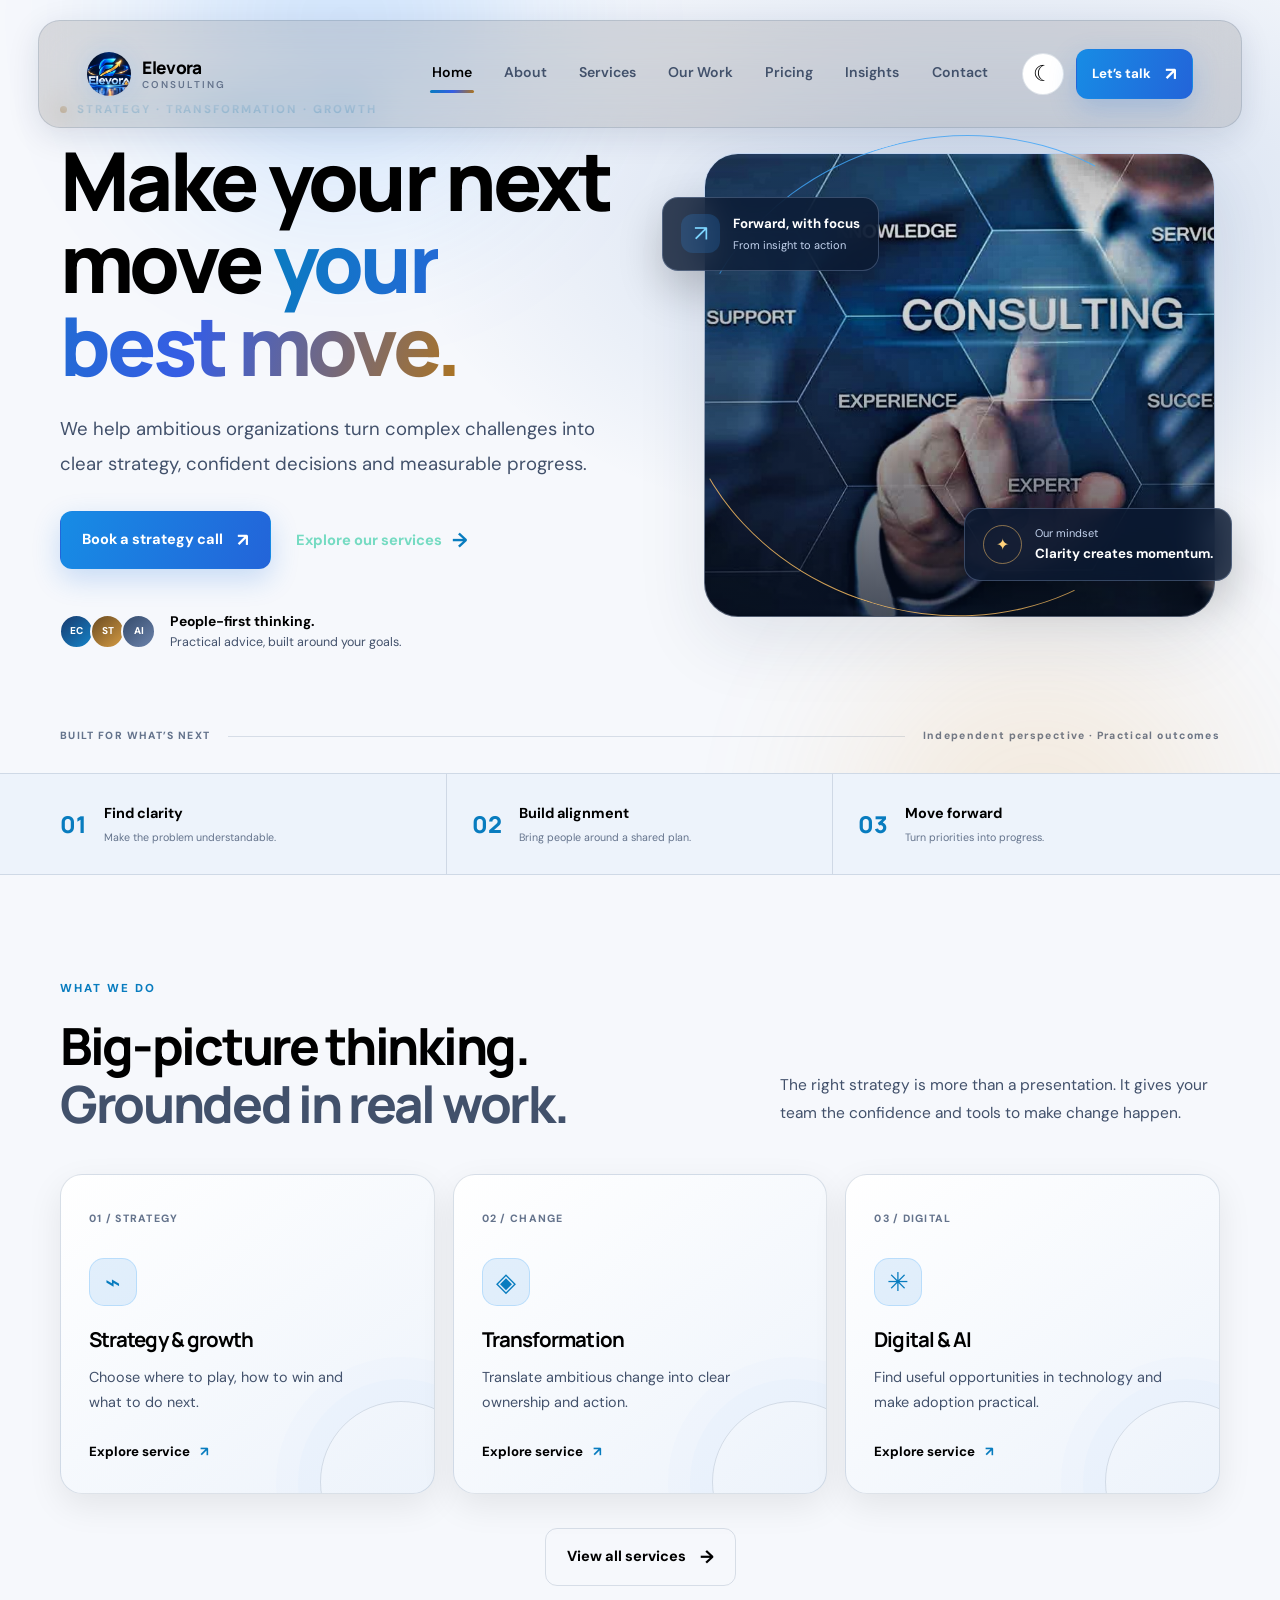
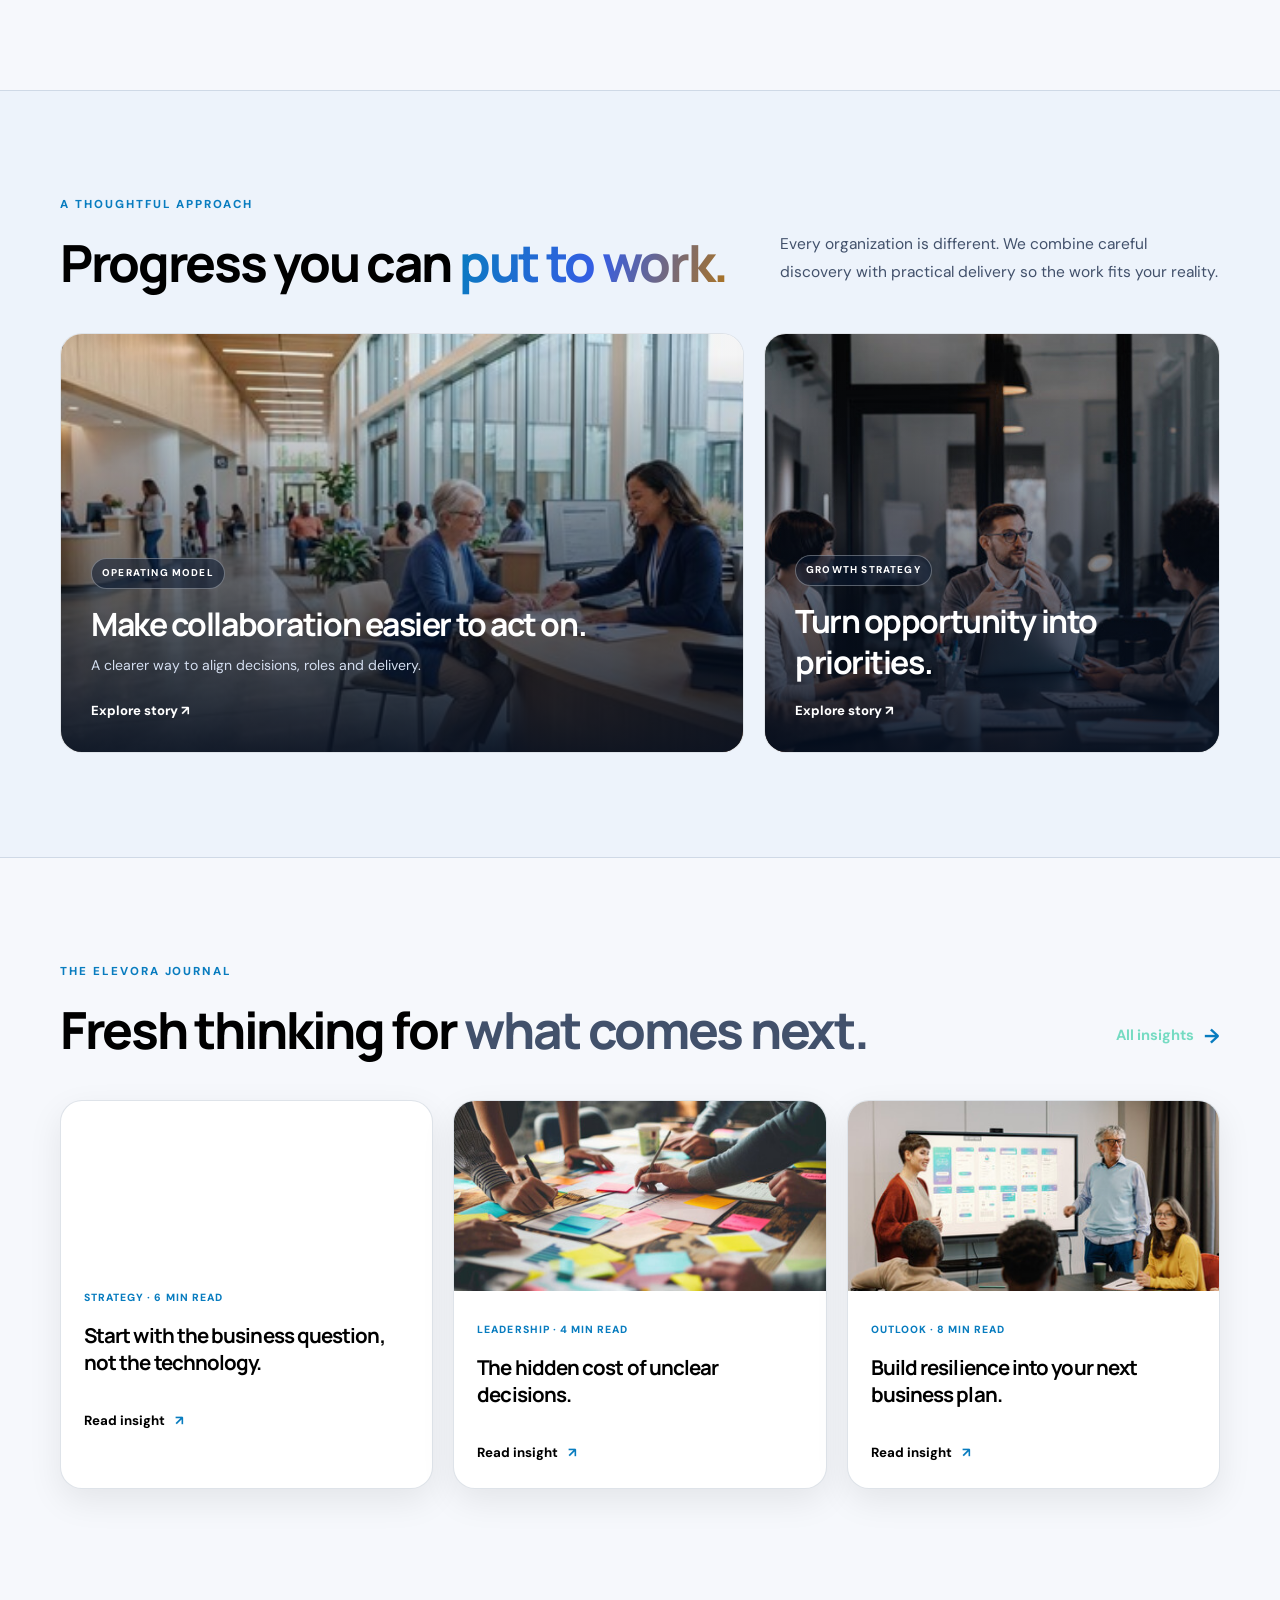
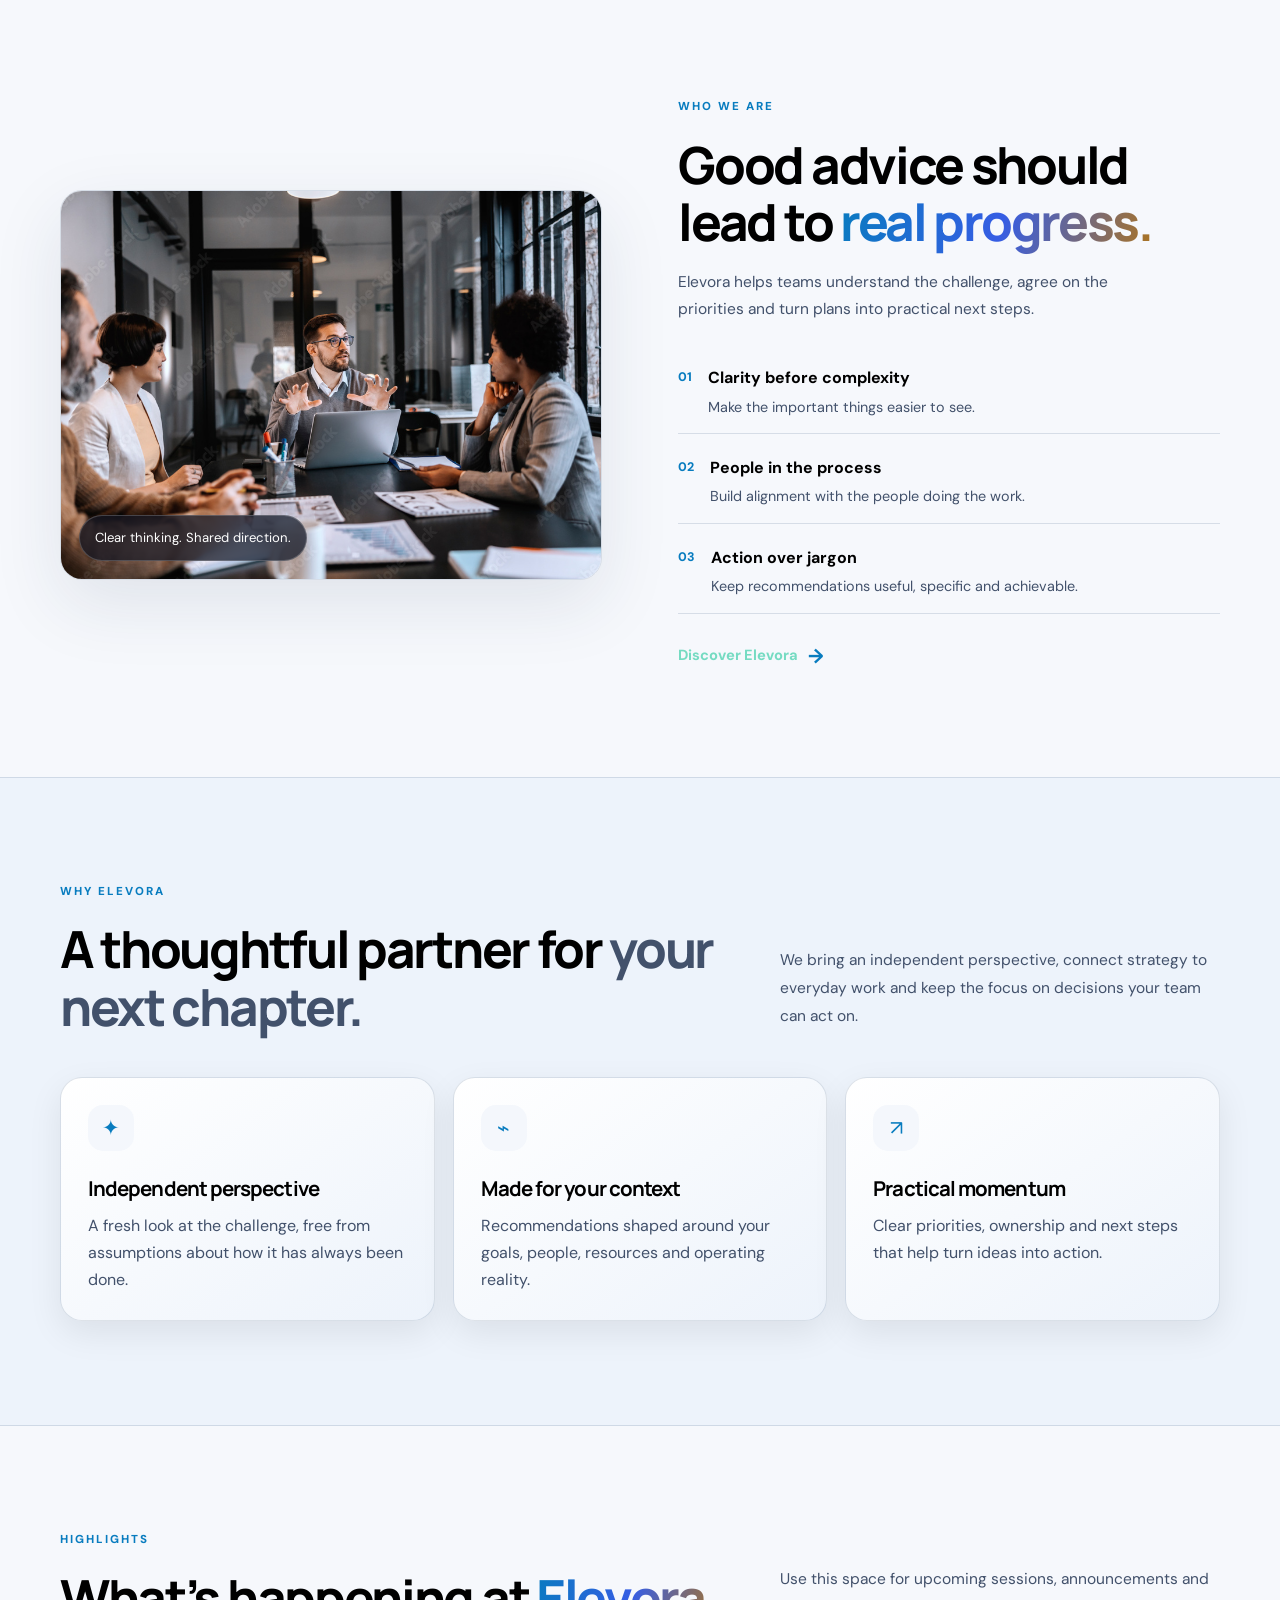
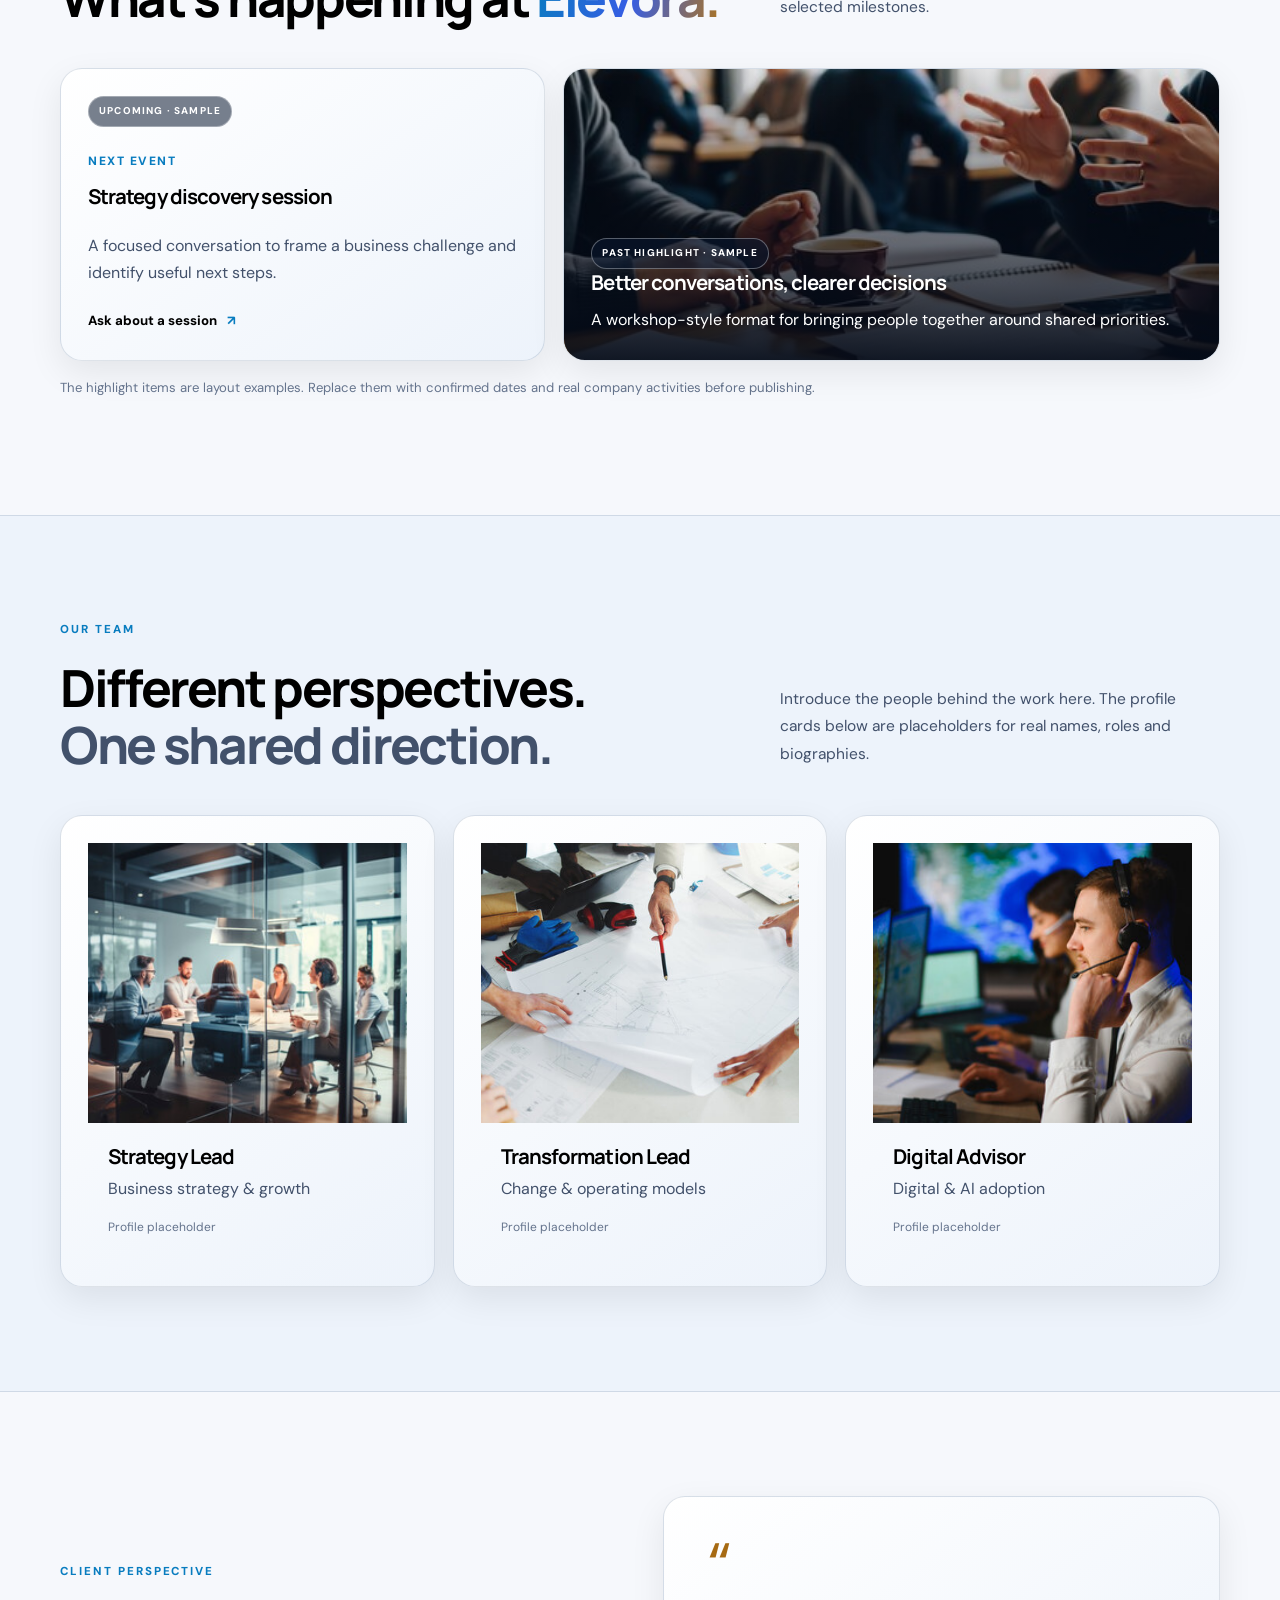
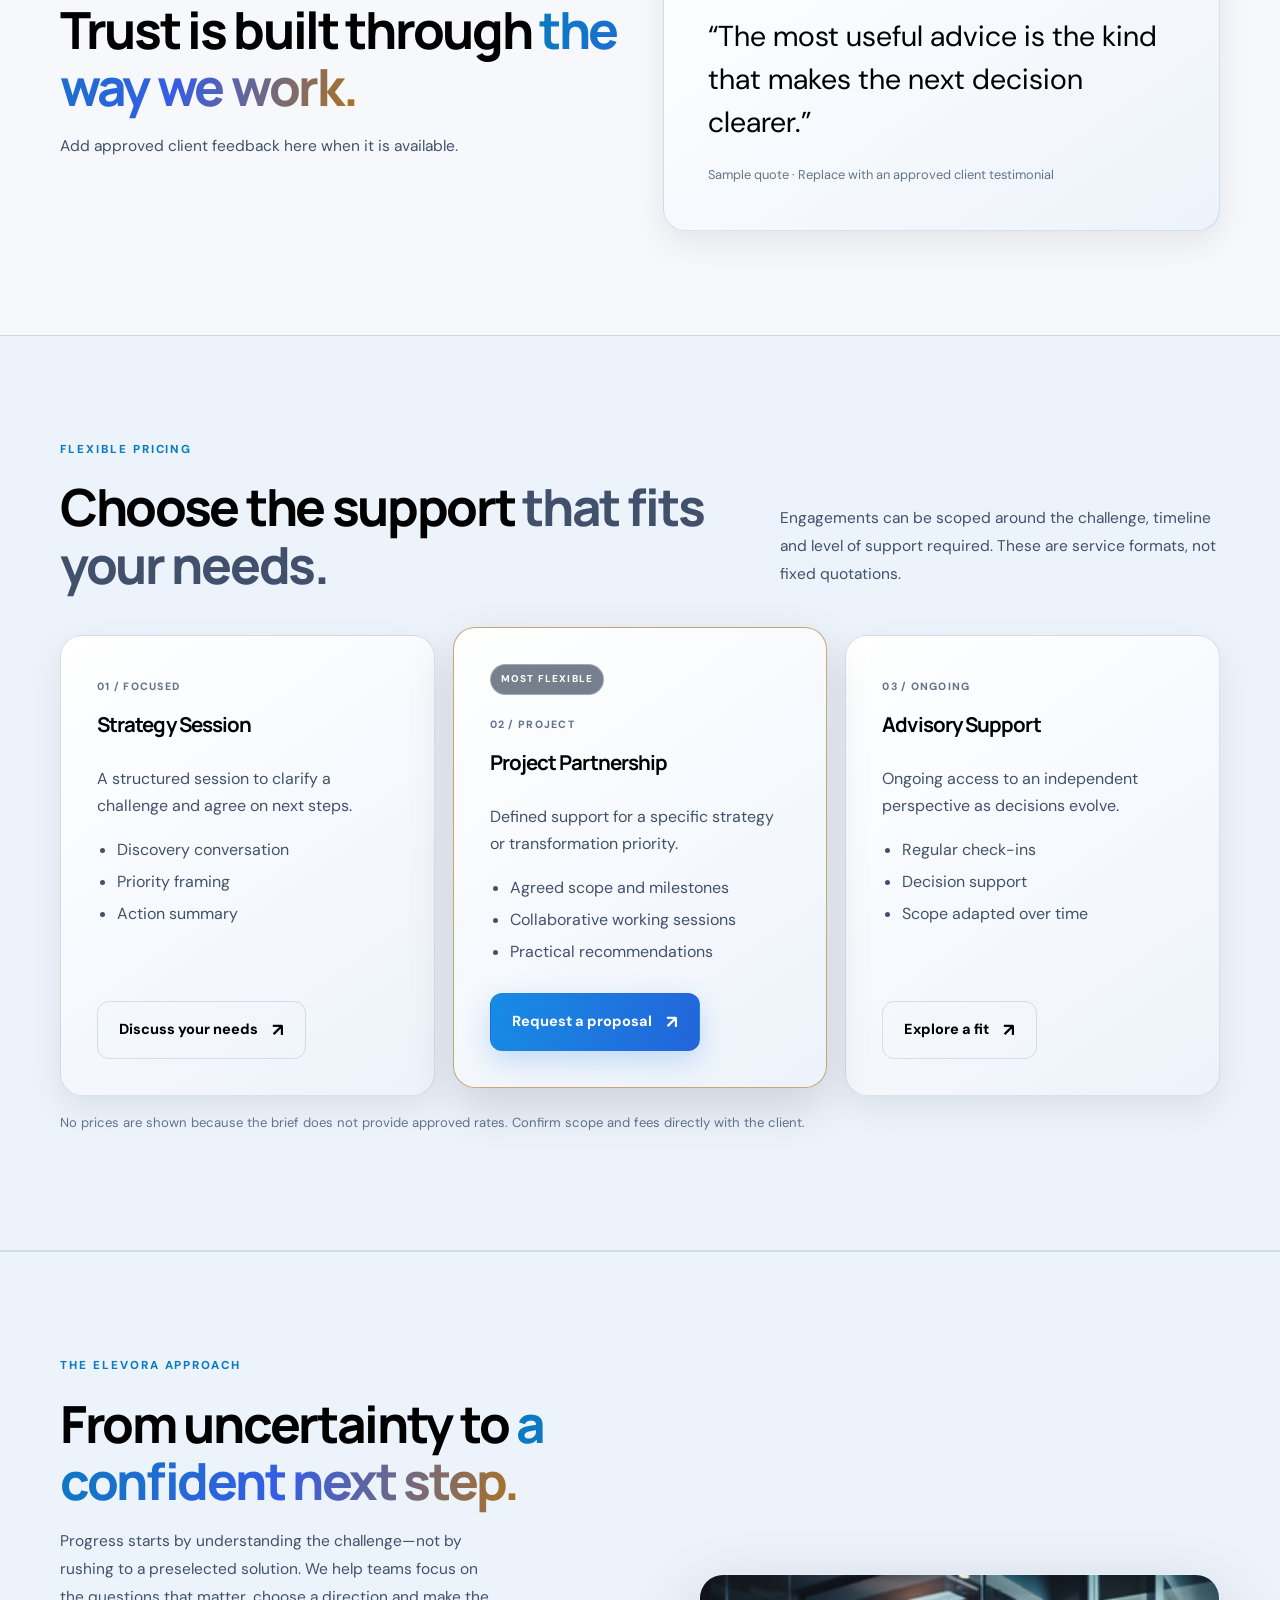
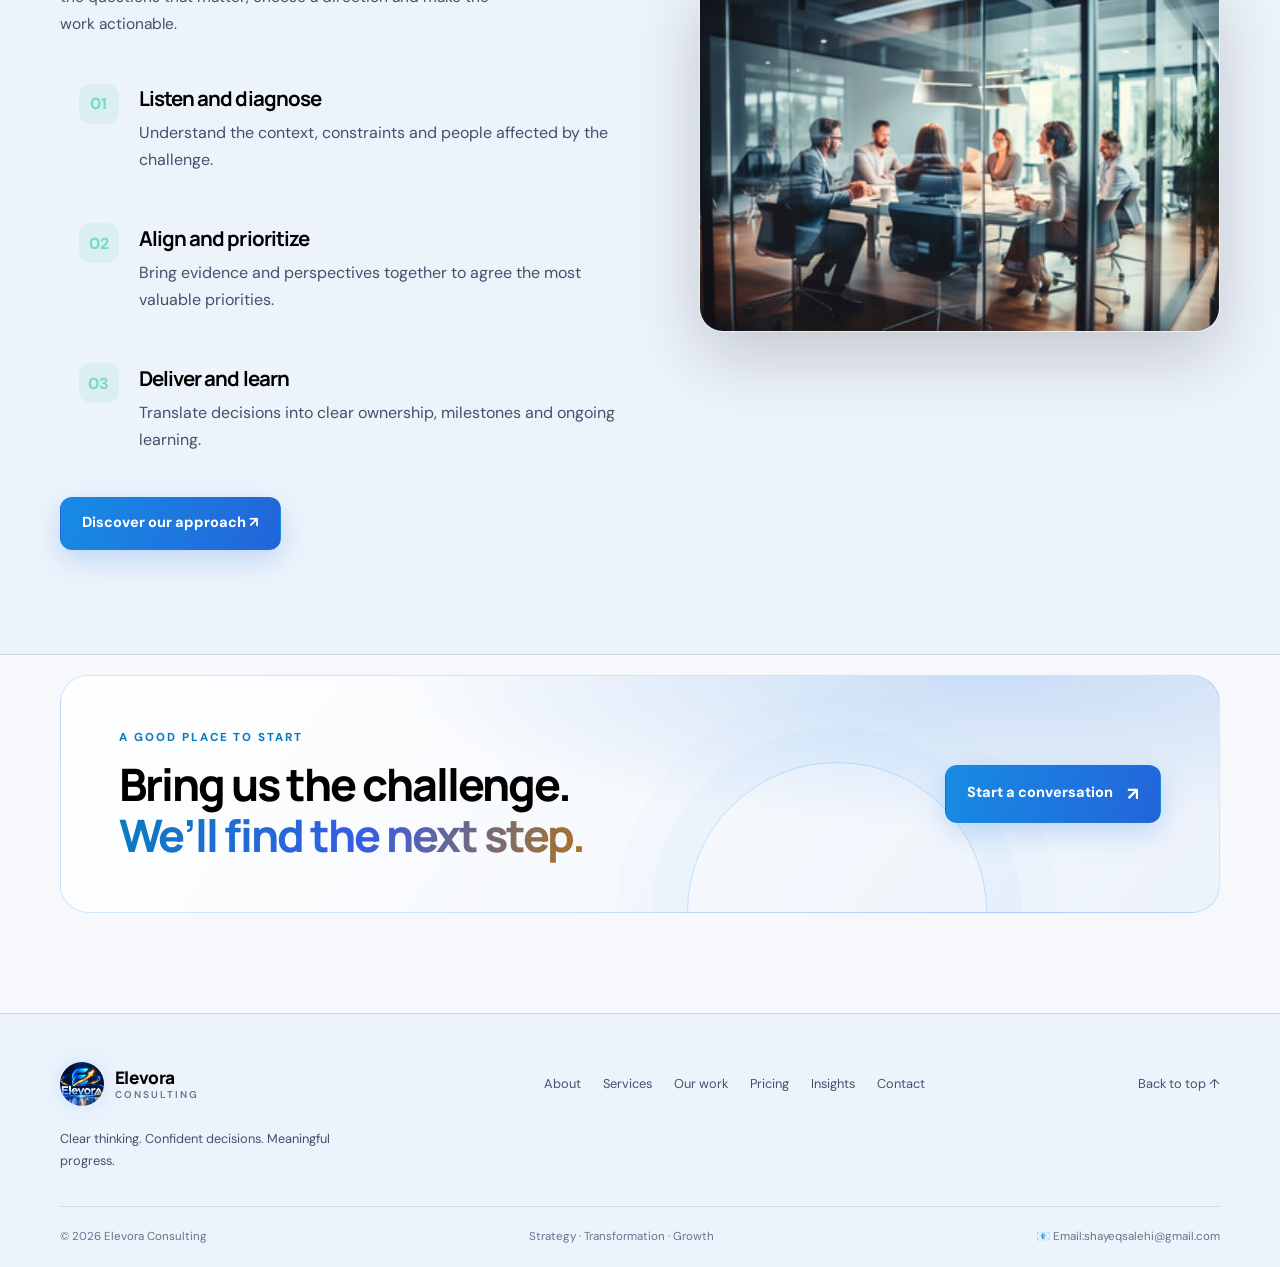
<file: index.html>
<!doctype html>
<html lang="en">
<head>
  <meta charset="UTF-8">
  <meta name="viewport" content="width=device-width, initial-scale=1">
  <meta name="theme-color" content="#081225">
  <meta name="description" content="Elevora Consulting helps ambitious teams turn complex challenges into clear strategy and measurable progress.">
  <title>Home | Elevora Consulting</title>

  <!-- Shared stylesheet and small theme bootstrap prevent inconsistent page styling -->
  <script src="theme-init.js"></script>
<link rel="preconnect" href="https://fonts.googleapis.com">
  <link rel="preconnect" href="https://fonts.gstatic.com" crossorigin>
  <link href="https://fonts.googleapis.com/css2?family=DM+Sans:wght@400;500;600;700&family=Manrope:wght@400;500;600;700;800&display=swap" rel="stylesheet">
  <link rel="stylesheet" href="style.css">

</head>
<body>

  <!-- Shared site header: logo, page navigation, theme control and mobile menu -->
   
  <a class="skip-link" href="#main">Skip to content</a>

  <!-- Site header: brand and responsive navigation -->
  <header class="site-header">
    <div class="container nav-wrap">

      <a class="brand" href="index.html" aria-label="Elevora Consulting home">
        <img src="./assets/logo/elevora-logo-wide.jpg" alt="" class="brand-mark">
        <span class="brand-name">Elevora<span>Consulting</span></span>
      </a>

      <button class="menu-toggle" type="button" aria-expanded="false" aria-controls="primary-nav" aria-label="Open navigation">
        ☰
      </button>

      <nav class="primary-nav" id="primary-nav" aria-label="Main navigation">
        <a href="index.html" data-page="index.html">Home</a>
        <a href="about.html" data-page="about.html">About</a>
        <a href="services.html" data-page="services.html">Services</a>
        <a href="case-studies.html" data-page="case-studies.html">Our Work</a>
        <a href="pricing.html" data-page="pricing.html">Pricing</a>
        <a href="insights.html" data-page="insights.html">Insights</a>
        <a href="contact.html" data-page="contact.html">Contact</a>
      </nav>

      <div class="nav-actions">
        <button class="theme-toggle" type="button" aria-label="Switch to light mode" title="Switch theme">
          <span class="theme-icon">
            ☼
          </span>
        </button>

        <a class="button button-small nav-cta" href="contact.html">
          Let’s talk 
          <span aria-hidden="true">
            ↗
          </span>
        </a>
      </div>
    </div>
  </header>

  <!-- Main content: page-specific sections -->
  <main id="main">
    
  <!-- Hero: introduce the value proposition and primary actions -->

  <!-- Section 1: Make your next move your best move. -->
  <section class="hero-section">
    <div class="hero-glow glow-one"></div>
    <div class="hero-glow glow-two"></div>
    <div class="container hero-layout">
      <div class="hero-copy">
        <p class="eyebrow">
          <span class="eyebrow-dot">
          </span>
           Strategy · Transformation · Growth
          </p>

        <h1>
          Make your next move 
          <span class="gradient-text">
            your best move.
          </span>
        </h1>

        <p class="hero-lead">
          We help ambitious organizations turn complex challenges into clear strategy,
           confident decisions and measurable progress.</p>
        <div class="hero-actions">
          <a class="button" href="contact.html">
            Book a strategy call 
            <span>
              ↗
            </span>
          </a>
          <a class="text-link" href="services.html">
            Explore our services 
            <span>
           →
          </span>
        </a>
      </div>

        <div class="trust-row">
          <div class="avatar-stack">
            <span>EC</span>
            <span>ST</span>
            <span>AI</span>
          </div><p>
          <strong>
            People-first thinking.
          </strong>
          <br>
          Practical advice, built around your goals.</p></div>
      </div>
      <div class="hero-visual">
        <img class="hero-photo"
         src="./assets/consulthing-elevora-img/Image-consulting-logo.jpg" 
         alt="logo ">
        <div class="visual-shade"></div>
        <div class="floating-note note-top">
          <span class="note-icon">
            ↗
          </span>
          <div>
            <strong>Forward, with focus</strong>
            <small>From insight to action</small>
          </div>
        </div>
        
        <div class="floating-note note-bottom">
          <span class="metric-ring">
            ✦
          </span>
          <div>
            <small>Our mindset</small>
            <strong>Clarity creates momentum.</strong>
          </div>
        </div>

        <div class="orbit orbit-blue">
        </div>
        <div class="orbit orbit-gold">
        </div>
      </div>
    </div>

    <div class="container hero-bottom">
      <span>BUILT FOR WHAT’S NEXT</span>
      <div class="hero-bottom-line">
      </div><span>Independent perspective · Practical outcomes</span>
    </div>
  </section>

  <!-- Quick proof points: use honest positioning rather than invented client statistics -->

  <!-- Section 2: Big-picture thinking. Grounded in real work. -->
  <section class="proof-strip">
    <div class="container proof-grid">
      <div>
        <span class="proof-number">01</span>
        <p>
          <strong>Find clarity</strong>
          <small>Make the problem understandable.</small>
        </p>
      </div>
      <div>
        <span class="proof-number">02</span>
        <p>
          <strong>Build alignment</strong>
          <small>Bring people around a shared plan.</small>
        </p>
      </div>
      <div>
        <span class="proof-number">03</span>
        <p>
          <strong>Move forward</strong>
          <small>Turn priorities into progress.</small>
        </p>
      </div>
    </div>
  </section>

  <!-- Services preview -->

  <!-- Section 3: Big-picture thinking. Grounded in real work. -->
  <section class="section-space" id="services-preview">
    <div class="container">
    <div class="section-heading">
      <div>
        <p class="eyebrow">What we do</p>
        <h2>Big-picture thinking.
          <br>
          <span class="muted-heading">Grounded in real work.</span>
        </h2>
      </div>
      <p class="section-intro">The right strategy is more than a presentation.
         It gives your team the confidence and tools to make change happen.
        </p>
      </div>

    <div class="service-grid">

      <article class="service-card">
        <span class="card-index">01 / STRATEGY</span>
        <div class="service-symbol">⌁</div>
        <h3>Strategy & growth</h3>
        <p>
          Choose where to play, how to win and what to do next.
        </p>

        <a href="services.html#strategy" class="card-link">
          Explore service 
          <span>
            ↗
          </span>
        </a>
      </article>

      <article class="service-card">
        <span class="card-index">02 / CHANGE</span>
        <div class="service-symbol">◈</div>
        <h3>Transformation</h3>
        <p>
          Translate ambitious change into clear ownership and action.</p>
          <a href="services.html#transformation" class="card-link">
            Explore service 
            <span>↗</span>
          </a>
        </article>

      <article class="service-card">
        <span class="card-index">03 / DIGITAL</span>
        <div class="service-symbol">✳</div>
        <h3>Digital & AI</h3>
        <p>
          Find useful opportunities in technology and make adoption practical.
        </p>
        <a href="services.html#digital" class="card-link">Explore service 
          <span>↗</span>
        </a>
      </article>
    </div>
    
    <div class="center-action">
      <a class="button button-outline" href="services.html">View all services 
        <span>→</span>
      </a>
    </div>
  </div>
</section>

  <!-- Featured case studies -->

  <!-- Section 4: Progress you can put to work. -->
  <section class="section-space section-tint">
    <div class="container">
    <div class="section-heading">
      <div>
        <p class="eyebrow">
          A thoughtful approach
        </p>
        <h2>
          Progress you can 
          <span class="gradient-text">
            put to work.
          </span>
        </h2>
      </div>
      <p class="section-intro">
        Every organization is different.
         We combine careful discovery with practical delivery so the work fits your reality.
        </p>
      </div>

    <div class="feature-grid">

      <article class="feature-card feature-large">
        <img src="assets/consulthing-elevora-img/make-collabroation.jpg"  alt="make collabration easier act on"> 
        loading="lazy" decoding="async" onerror="this.onerror=null;this.src='assets/images/insights.svg';" alt="Colleagues working through a business plan together">
        <div class="feature-overlay">
          <span class="pill">
            OPERATING MODEL
          </span>
          <h3>
            Make collaboration easier to act on.
          </h3>
          <p>
            A clearer way to align decisions, roles and delivery.
          </p>
          <a href="case-studies.html" aria-label="Explore operating model case study">
            Explore story ↗
          </a>
        </div>
      </article>

      <article class="feature-card feature-small">
        <img src="./assets/consulthing-elevora-img/opportunity.jpg" alt = "turn opprotunity into prioities">
        loading="lazy" decoding="async" onerror="this.onerror=null;this.src='assets/images/insights.svg';" alt="Business team sharing ideas in a meeting">
        <div class="feature-overlay">
          <span class="pill">
            GROWTH STRATEGY</span>
            <h3>Turn opportunity into priorities.</h3>
            <a href="case-studies.html">Explore story ↗</a>
          </div>
        </article>

    </div>
  </div>
</section>

  <!-- Insight cards -->

  <!-- Section 5: Fresh thinking for what comes next. -->
  <section class="section-space">
    <div class="container">
      <div class="section-heading">
        <div>
          <p class="eyebrow">
            The Elevora journal
          </p>
          <h2>
            Fresh thinking for 
            <span class="muted-heading">
              what comes next.
            </span>
          </h2>
        </div>
        <a class="text-link desktop-link" href="insights.html">
          All insights 
          <span>→</span>
        </a>
      </div>

    <div class="insight-grid">
      <article class="insight-card">
        <video autoplay muted loop playsinline>
           <source src="assets/consulthing-elevora-img/collabrotin-video.mp4" type="video/mp4">
        </video> 
        <div class="insight-content">
          <span class="article-meta">STRATEGY · 6 MIN READ</span>
          <h3>Start with the business question, not the technology.</h3>
          <a href="insights.html#insight-ai" class="card-link">Read insight <span>↗</span>
          </a>
        </div>
      </article>

      <article class="insight-card">
        <img src="assets/consulthing-elevora-img/hidden-cost.jpg"
        loading="lazy" decoding="async" onerror="this.onerror=null;this.src='assets/images/insights.svg';" alt="Team discussing ideas around a table">
        <div class="insight-content">
          <span class="article-meta">LEADERSHIP · 4 MIN READ</span>
          <h3>The hidden cost of unclear decisions.</h3>
          <a href="insights.html#insight-decisions" class="card-link">Read insight <span>↗</span>
          </a>
        </div>
      </article>

      <article class="insight-card">
        <img src="assets/consulthing-elevora-img/resilience.jpg" alt="Build resilience into your next business plan">
        <div class="insight-content">
          <span class="article-meta">OUTLOOK · 8 MIN READ</span>
          <h3>Build resilience into your next business plan.</h3>
          <a href="insights.html#insight-resilience" class="card-link">Read insight 
            <span>↗</span>
          </a>
        </div>
      </article>

    </div>
  </div>
</section>

  <!-- About the company: mission and working principles from the website brief -->

  <!-- Section 6: Good advice should lead to real progress. -->
  <section class="section-space" id="about-preview">
    <div class="container split-module">
    <div class="about-visual">
      <img src="assets/consulthing-elevora-img/Clear-think.jpg" loading="lazy" decoding="async" onerror="this.onerror=null;this.src='assets/images/insights.svg';" alt="Consultants working together around a table"><span class="image-caption">
        Clear thinking. Shared direction.
      </span>
    </div>

    <div class="about-copy">
      <p class="eyebrow">
        Who we are
      </p>
      <h2>
        Good advice should lead to 
        <span class="gradient-text">
          real progress.
        </span>
      </h2>
      <p class="section-intro">
        Elevora helps teams understand the challenge,
         agree on the priorities and turn plans into practical next steps.
        </p>
        <div class="principle-list">
          <div>
            <span>
              01
            </span>
            <p>
              <strong>Clarity before complexity</strong>
              <small>Make the important things easier to see.</small>
            </p>
          </div>
          <div>
            <span>02</span>
            <p>
              <strong>People in the process</strong>
              <small>Build alignment with the people doing the work.</small>
            </p>
          </div>
          <div>
            <span>03</span>
            <p>
              <strong>Action over jargon</strong>
              <small>Keep recommendations useful, specific and achievable.</small>
            </p>
          </div>
        </div>
        <a class="text-link" href="about.html">Discover Elevora <span>→</span>
        </a>
      </div>
  </div>
</section>

  <!-- Why choose us: practical differentiators without unverified performance claims -->

  <!-- Section 7: A thoughtful partner for your next chapter. -->
  <section class="section-space section-tint">
    <div class="container">
      <div class="section-heading">
        <div>
          <p class="eyebrow">
          Why Elevora
        </p>
        <h2>A thoughtful partner for <span class="muted-heading">your next chapter.</span></h2>
      </div>

      <p class="section-intro">
        We bring an independent perspective,
         connect strategy to everyday work and keep the focus on decisions your team can act on.
        </p>
      </div>

      <div class="benefit-grid">
        <article class="benefit-card">
          <span>✦</span>
          <h3>Independent perspective</h3>
          <p>
            A fresh look at the challenge,
             free from assumptions about how it has always been done.
            </p>
          </article>

          <article class="benefit-card">
            <span>⌁</span>
            <h3>Made for your context</h3>
            <p>Recommendations shaped around your goals,
               people, resources and operating reality.
              </p>
            </article>

            <article class="benefit-card">
              <span>↗</span>
              <h3>Practical momentum</h3>
              <p>Clear priorities, ownership and next steps that help turn ideas into action.</p>
            </article>
          </div>
        </div>
      </section>

  <!-- Upcoming and past highlights: sample editorial slots ready for real company updates -->

  <!-- Section 8: What’s happening at Elevora. -->
  <section class="section-space">
    <div class="container">
      <div class="section-heading">
        <div>
          <p class="eyebrow">Highlights</p>
          <h2>What’s happening at <span class="gradient-text">Elevora.</span></h2>
        </div>

        <p class="section-intro">
          Use this space for upcoming sessions, announcements and selected milestones.
        </p>
        </div>
        <div class="highlight-grid">
          <article class="highlight-card">
            <span class="pill">
              UPCOMING · SAMPLE
            </span>
            <p class="highlight-date">NEXT EVENT</p>
            <h3>Strategy discovery session</h3>
            <p>
              A focused conversation to frame a business challenge and identify useful
               next steps.
              </p>
               <a href="contact.html" class="card-link">
                Ask about a session 
                <span>↗</span>
              </a>
            </article>

            <article class="highlight-card highlight-photo">
              <img src="assets/consulthing-elevora-img/conversations.jpg"  alt="Team sharing ideas at a workshop">
              <div>
                <span class="pill">PAST HIGHLIGHT · SAMPLE</span>
                <h3>Better conversations, clearer decisions</h3>
                <p>A workshop-style format for bringing people together around shared priorities.</p>
              </div>
            </article>
          </div>
          <p class="module-note">The highlight items are layout examples.
             Replace them with confirmed dates and real company activities before publishing.
            </p>
          </div>
        </section>

  <!-- Team module: sample profiles are placeholders until real team details are supplied -->

  <!-- Section 9: Different perspectives. One shared direction. -->
  <section class="section-space section-tint">
    <div class="container">
      <div class="section-heading">
        <div>
          <p class="eyebrow">Our team</p>
          <h2>Different perspectives.<br>
            <span class="muted-heading">One shared direction.</span>
          </h2>
        </div>
        <p class="section-intro">
          Introduce the people behind the work here.
           The profile cards below are placeholders for real names,
            roles and biographies.
          </p>
        </div>
        <div class="team-grid">
          <article class="team-card">
            <img src="assets/consulthing-elevora-img/Strategy.jpg"  alt="Business strategy & growth">
            <div>
              <h3>Strategy Lead</h3>
              <p>Business strategy & growth</p>
              <span>Profile placeholder</span>
            </div>
          </article>
          <article class="team-card">
            <img src="assets/consulthing-elevora-img/transformation.jpg"  alt="Transformation LeadChange & operating models">
            <div>
              <h3>Transformation Lead</h3>
              <p>Change & operating models</p>
              <span>Profile placeholder</span>
            </div>
          </article>

          <article class="team-card">
            <img src="assets/consulthing-elevora-img/digital advisor.jpg" alt="Digital Advisor Digital & AI adoption">
            <div>
              <h3>
                Digital Advisor
              </h3>
              <p>
                Digital & AI adoption
              </p>
              <span>
                Profile placeholder
              </span>
            </div>
          </article>
        </div>
      </div>
    </section>

  <!-- Testimonials module: clearly labelled examples, not real client endorsements -->

  <!-- Section 10: Trust is built through the way we work. -->
  <section class="section-space">
    <div class="container testimonial-wrap">
      <div>
        <p class="eyebrow">Client perspective</p>
        <h2>Trust is built through 
          <span class="gradient-text">
            the way we work.
          </span>
        </h2>
        <p class="section-intro">
          Add approved client feedback here when it is available.
        </p>
      </div>
      <article class="testimonial-card">
        <span class="quote-mark">
          “
        </span>
        <blockquote>
          “The most useful advice is the kind that makes the next decision clearer.”
        </blockquote>
        <p class="testimonial-credit">
          Sample quote · Replace with an approved client testimonial
        </p>
      </article>
    </div>
  </section>

  <!-- Flexible pricing module: package examples, with scope confirmed after discovery -->

  <!-- Section 11: Choose the support that fits your needs. -->
  <section class="section-space section-tint" id="pricing-preview">
    <div class="container">
      <div class="section-heading">
        <div>
          <p class="eyebrow">Flexible pricing</p>
          <h2>Choose the support 
            <span class="muted-heading">
              that fits your needs.
            </span>
          </h2>
        </div>
        <p class="section-intro">
          Engagements can be scoped around the challenge,
           timeline and level of support required.
            These are service formats, not fixed quotations.
          </p>
        </div>
        <div class="pricing-grid">
          
          <article class="pricing-card">
            <span class="card-index">01 / FOCUSED</span>
            <h3>Strategy Session</h3>
            <p>
              A structured session to clarify a challenge and agree on next steps.
            </p>
            <ul>
              <li>
                Discovery conversation
              </li>
              <li>
                Priority framing
              </li>
              <li>
                Action summary
              </li>
            </ul>
            <a class="button button-outline" href="contact.html">
              Discuss your needs 
              <span>
                ↗
              </span>
            </a>
          </article>
          <article class="pricing-card pricing-featured">
            <span class="pill">MOST FLEXIBLE</span>
            <span class="card-index">02 / PROJECT</span>
            <h3>Project Partnership</h3>
            <p>Defined support for a specific strategy or transformation priority.</p>
            <ul>
              <li>
                Agreed scope and milestones
              </li>
              <li>
                Collaborative working sessions
              </li>
              <li>
                Practical recommendations
              </li>
            </ul>
            <a class="button" href="contact.html">Request a proposal 
              <span>↗</span>
            </a>
          </article>

          <article class="pricing-card">
            <span class="card-index">03 / ONGOING</span>
            <h3>Advisory Support</h3>
            <p>Ongoing access to an independent perspective as decisions evolve.</p>
            <ul>
              <li>
                Regular check-ins
              </li>
              <li>
                Decision support
              </li>
              <li>
                Scope adapted over time
              </li>
            </ul>
            <a class="button button-outline" href="contact.html">
              Explore a fit 
              <span>↗</span>
            </a>
          </article>
        </div>
        <p class="module-note">
          No prices are shown because the brief does not provide approved rates.
           Confirm scope and fees directly with the client.
          </p>
        </div>
      </section>

  <!-- Conversion banner -->

  
  <!-- Section 12: From uncertainty to a confident next step. -->
  <section class="section-space section-tint">
    <div class="container content-feature-grid"><div>
      <p class="eyebrow">
        The Elevora approach
      </p>
      <h2>
        From uncertainty to 
        <span class="gradient-text">a confident next step.</span>
      </h2>
      <p class="section-intro">
        Progress starts by understanding the challenge—not by rushing to a preselected solution.
         We help teams focus on the questions that matter,
          choose a direction and make the work actionable.
        </p>
        <div class="process-steps">
          <article>
            <span>01</span>
            <div>
              <h3>Listen and diagnose</h3>
              <p>Understand the context,
                 constraints and people affected by the challenge.
                </p>
              </div>
            </article>
            <article>
              <span>02</span>
              <div>
                <h3>Align and prioritize</h3>
                <p>Bring evidence and perspectives together to agree the most valuable
                   priorities.</p>
                  </div>
                </article>
                <article>
                  <span>03</span>
                  <div>
                    <h3>Deliver and learn</h3>
                    <p>Translate decisions into clear ownership,
                       milestones and ongoing learning.
                      </p>
                      </div>
                    </article>
                  </div>
                  <a class="button" href="about.html">
                    Discover our approach ↗</a>
                  </div>
                  <img class="feature-illustration" src="assets/consulthing-elevora-img/Strategy.jpg" alt="Illustration of collaborative strategic planning" loading="lazy">
                </div>
              </section>

  <!-- Section 13: Bring us the challenge. We’ll find the next step. -->
  <section class="cta-section">
    <div class="container cta-box">
      <div>
        <p class="eyebrow">
          A good place to start
        </p>
        <h2>
          Bring us the challenge.
          <br>
          <span class="gradient-text">
            We’ll find the next step.
          </span>
        </h2>
      </div>
      <a class="button" href="contact.html">
        Start a conversation 
        <span>↗</span>
      </a>
      <div class="cta-orb">
      </div>
    </div>
  </section>
  </main>

  <!-- Shared footer keeps navigation and brand details consistent across pages -->

  <!-- Site footer: supporting links and copyright -->
  <footer class="site-footer">
    <div class="container footer-top">
      <div class="footer-brand">
        <a class="brand" href="index.html">
          <img src="assets/logo/elevora-logo-wide.jpg" alt="" class="brand-mark">
          <span class="brand-name">Elevora<span>Consulting</span></span>
        </a>
        <p>Clear thinking. Confident decisions. Meaningful progress.</p>
      </div>
      <div class="footer-links">
        <a href="about.html">About</a>
        <a href="services.html">Services</a>
        <a href="case-studies.html">Our work</a>
        <a href="pricing.html">Pricing</a>
        <a href="insights.html">Insights</a>
        <a href="contact.html">Contact</a>
      </div>
      <a class="back-top" href="#main">Back to top ↑</a>
    </div>
    <div class="container footer-bottom">
      <span>© <span id="current-year">2026</span>
       Elevora Consulting
      </span>
      <span>
        Strategy · Transformation · Growth
      </span>
              <a href="mailto:shayeqsalehi@gmail.com">📧 Email:shayeqsalehi@gmail.com</a>

    </div>
  </footer>
  <script src="script.js"defer></script>
</body>
</html>
</file>
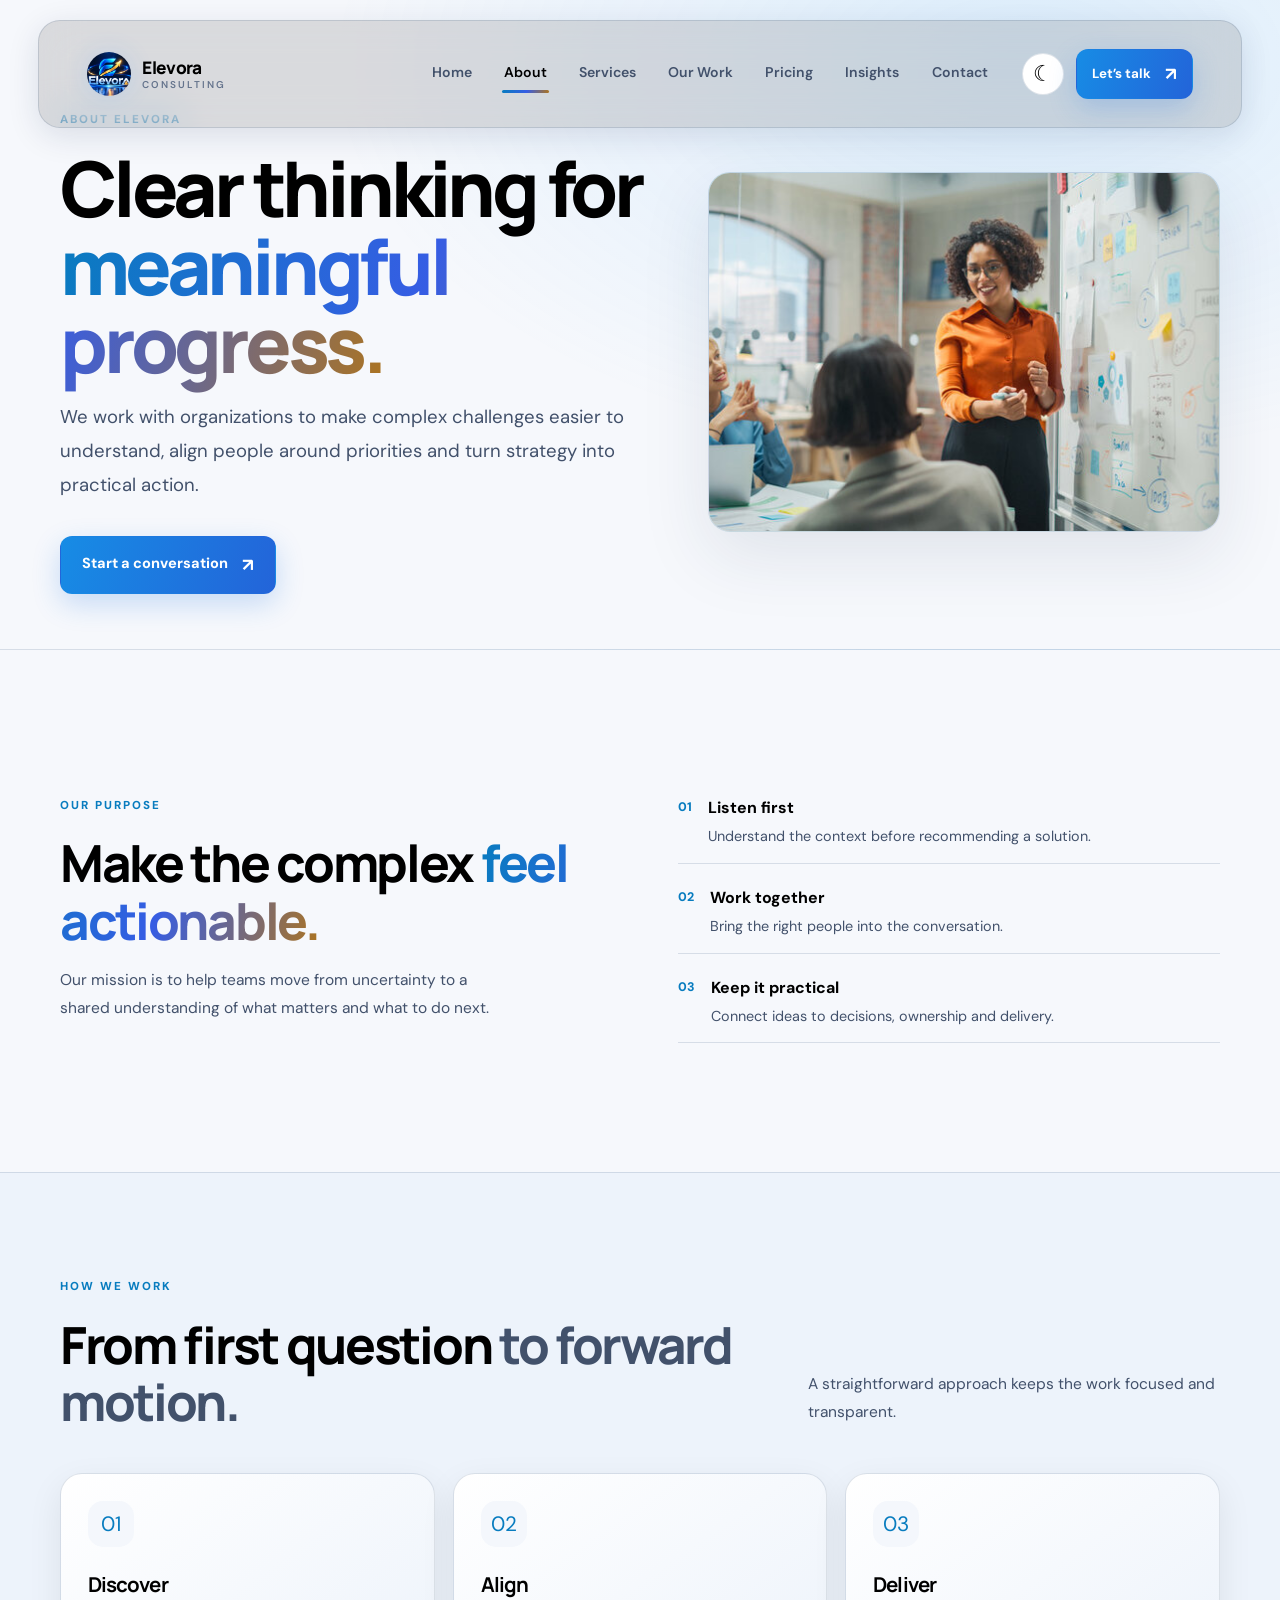
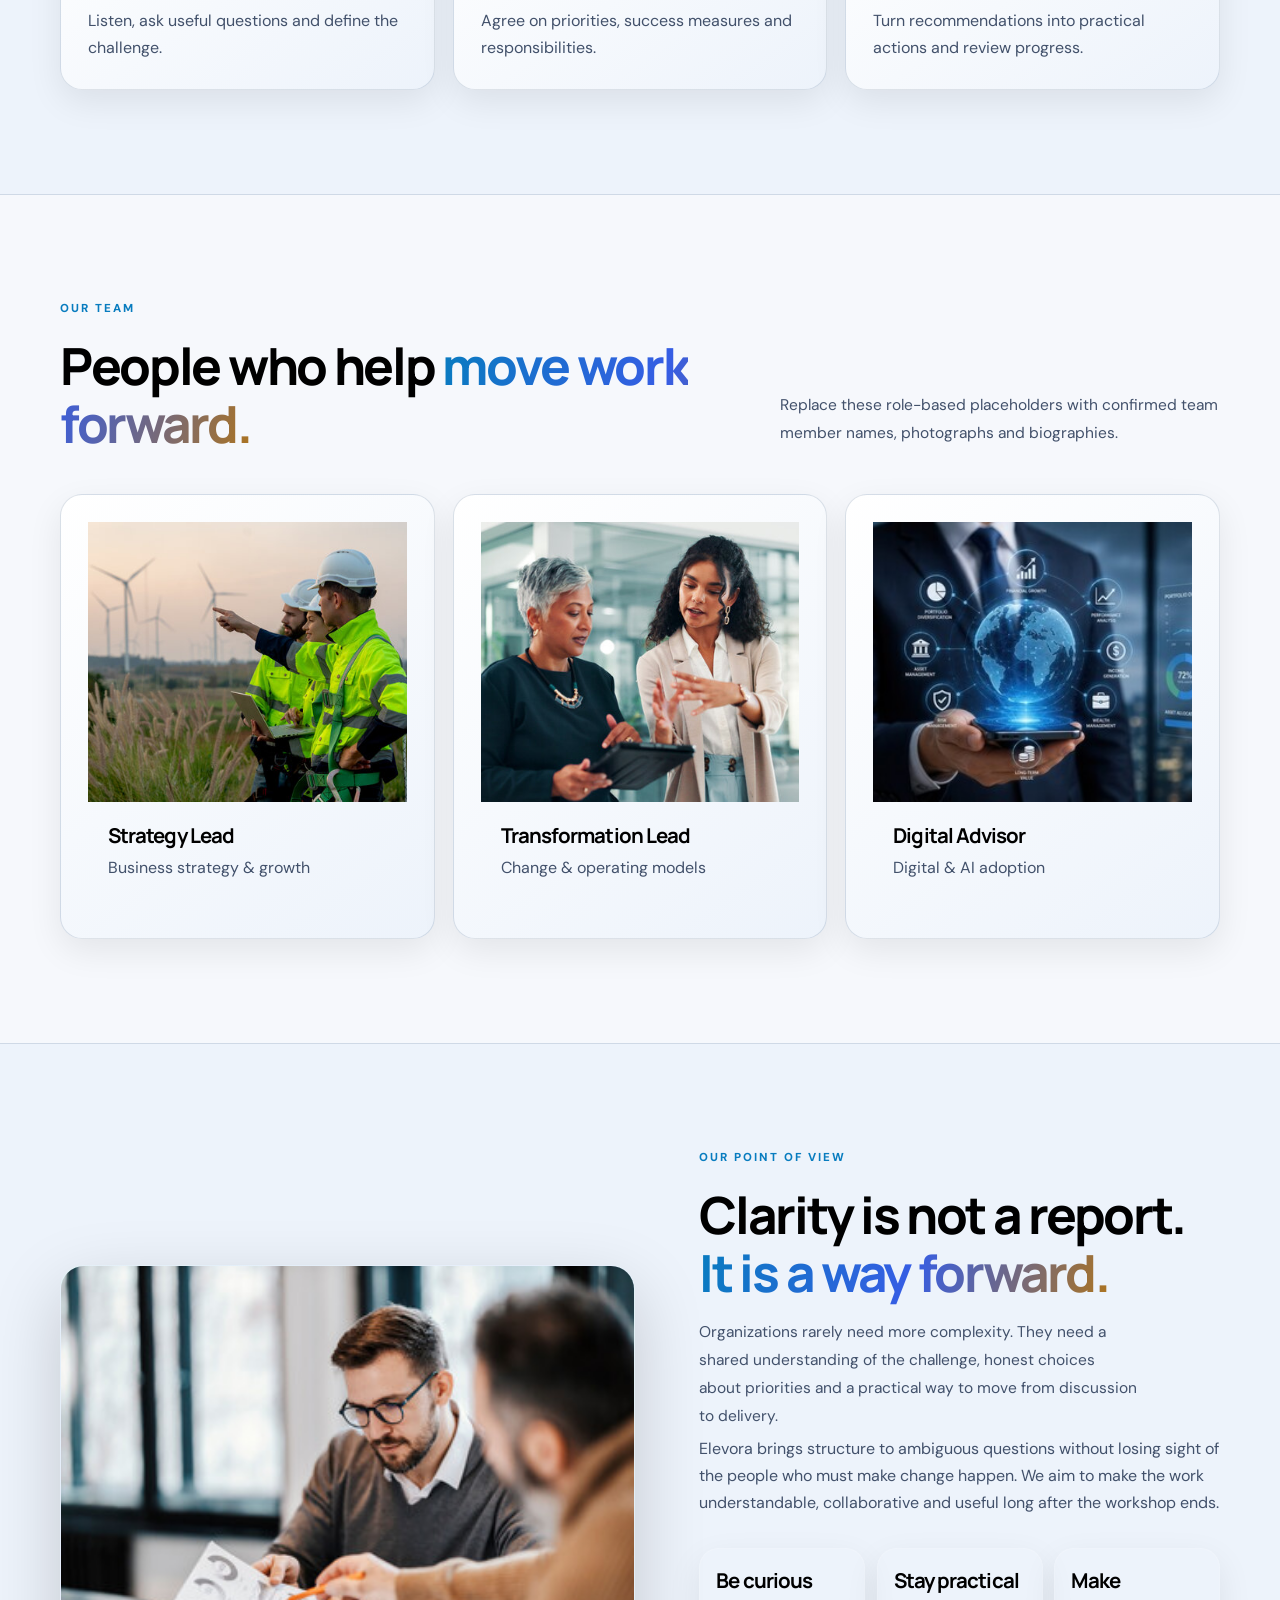
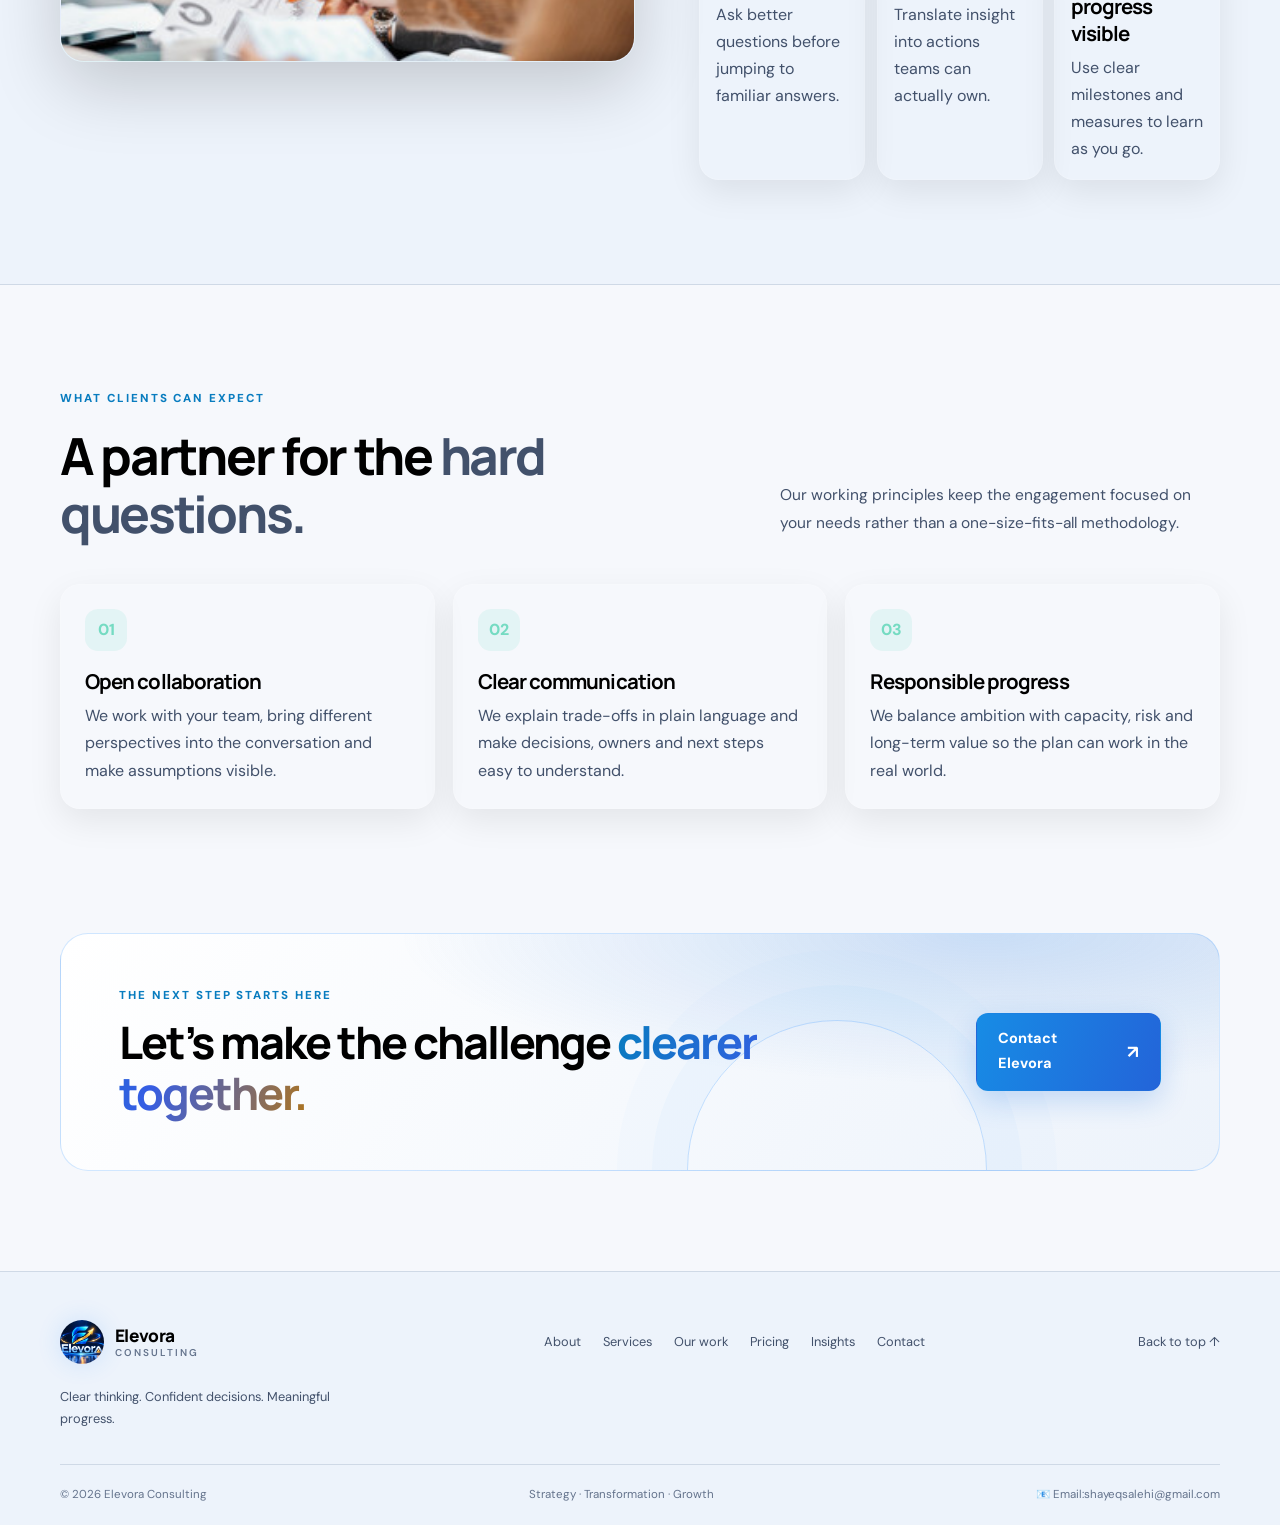
<file: about.html>
<!doctype html>
<html lang="en">
<head>
  <!-- Document basics and search description -->

  <meta charset="UTF-8">
  <meta name="viewport" content="width=device-width, initial-scale=1">
  <meta name="theme-color" content="#081225">
  <meta name="description" content="Learn about Elevora Consulting, our mission and our practical approach to strategy, transformation and growth.">
  <title>About | Elevora Consulting</title>

  <!-- Restore the saved theme before the page is painted -->

  <script src="theme-init.js"></script>
  <link rel="preconnect" href="https://fonts.googleapis.com"><link rel="preconnect" href="https://fonts.gstatic.com" crossorigin><link href="https://fonts.googleapis.com/css2?family=DM+Sans:wght@400;500;600;700&family=Manrope:wght@400;500;600;700;800&display=swap" rel="stylesheet"><link rel="stylesheet" href="style.css">
</head>

<body>
  <a class="skip-link" href="#main">Skip to content</a>

  <!-- Shared navigation; every main destination has its own HTML page -->

  <!-- Site header: brand and responsive navigation -->
  <header class="site-header">
    <div class="container nav-wrap">
      <a class="brand" href="index.html" aria-label="Elevora Consulting home">
      <img src="assets/logo/elevora-logo-wide.jpg" alt="" class="brand-mark">
      <span class="brand-name">Elevora
      <span>Consulting</span>
    </span>
  </a>
  <button class="menu-toggle" type="button" aria-expanded="false" aria-controls="primary-nav" aria-label="Open navigation">
    ☰
  </button>
  <nav class="primary-nav" id="primary-nav" aria-label="Main navigation">
    <a href="index.html" data-page="index.html">Home</a>
    <a href="about.html" data-page="about.html">About</a>
    <a href="services.html" data-page="services.html">Services</a>
    <a href="case-studies.html" data-page="case-studies.html">Our Work</a>
    <a href="pricing.html" data-page="pricing.html">Pricing</a>
    <a href="insights.html" data-page="insights.html">Insights</a>
    <a href="contact.html" data-page="contact.html">Contact</a>
  </nav>

  <div class="nav-actions">
  <button class="theme-toggle" type="button" aria-label="Switch to light mode" title="Switch theme">
    <span class="theme-icon">☼</span>
  </button>

  <a class="button button-small nav-cta" href="contact.html">
    Let’s talk 
    <span aria-hidden="true">
      ↗
    </span>
  </a>
</div>
</div>
</header>

  <!-- Main content: page-specific sections -->
  <main id="main">

    <!-- Page introduction: company overview and mission -->

  <!-- Section 1: Clear thinking for meaningful progress. -->
  <section class="page-hero">
      <div class="container page-hero-grid">
      <div><p class="eyebrow">About Elevora</p>
      <h1> Clear thinking for 
      <span class="gradient-text">
        meaningful progress.
      </span>
      </h1>
      <p class="hero-lead">
        We work with organizations to make complex challenges easier to understand,
         align people around priorities and turn strategy into practical action.
        </p>
        <a class="button" href="contact.html">
          Start a conversation 
          <span>
            ↗
          </span>
        </a>
      </div>
      <img src="assets/consulthing-elevora-img/thinking.jpg"
       loading="lazy" decoding="async" onerror="this.onerror=null;this.src='assets/images/insights.svg';" alt="A team collaborating in a bright workspace">
      </div>
    </section>

    <!-- Mission and values -->

  <!-- Section 2: Make the complex feel actionable. -->
  <section class="section-space">
      <div class="container split-module">
        <div class="about-copy">
          <p class="eyebrow">Our purpose</p>
          <h2>Make the complex 
            <span class="gradient-text">feel actionable.
            </span>
          </h2>
          <p class="section-intro">
            Our mission is to help teams move from uncertainty to
            a shared understanding of what matters and what to do next.</p>
          </div>
          <div class="principle-list">
            <div>
              <span>01</span>
              <p>
                <strong>Listen first</strong>
                <small>Understand the context before recommending a solution.</small>
              </p>
            </div>

            <div>
              <span>02</span>
              <p>
                <strong>Work together</strong>
                <small>Bring the right people into the conversation.</small>
              </p>
            </div>

            <div>
              <span>03</span>
              <p>
                <strong>Keep it practical</strong>
                <small>Connect ideas to decisions, ownership and delivery.</small>
              </p>
            </div>
          </div>
        </div>
      </section>

    <!-- Working approach -->

  <!-- Section 3: From first question to forward motion. -->
  <section class="section-space section-tint">
      <div class="container">
      <div class="section-heading">
      <div>
      <p class="eyebrow">How we work</p>
      <h2>From first question 
        <span class="muted-heading">
          to forward motion.
        </span>
      </h2>
    </div>

    <p class="section-intro">
      A straightforward approach keeps the work focused and transparent.
    </p>
  </div>

  <div class="benefit-grid">
    <article class="benefit-card">
      <span>01</span>
      <h3>Discover</h3>
      <p>
        Listen, ask useful questions and define the challenge.
      </p>
    </article>
    
    <article class="benefit-card">
      <span>02</span>
      <h3>Align</h3>
      <p>Agree on priorities, success measures and responsibilities.</p>
    </article>

    <article class="benefit-card">
      <span>03</span>
      <h3>Deliver</h3>
      <p>Turn recommendations into practical actions and review progress.</p>
    </article>
  </div>
</div>
</section>

    <!-- Team profiles are placeholders until approved company details are supplied -->

  <!-- Section 4: People who help move work forward. -->
  <section class="section-space">
      <div class="container">
        <div class="section-heading">
          <div>
            <p class="eyebrow">
              Our team
            </p>
            <h2>
              People who help 
              <span class="gradient-text">move work forward.
              </span>
            </h2>
          </div>

          <p class="section-intro">
            Replace these role-based placeholders with confirmed team member names,
             photographs and biographies.
            </p>
          </div>
          <div class="team-grid">
            <article class="team-card">
            <img src="assets/consulthing-elevora-img/stratgy-lead.jpg" 
            loading="lazy" decoding="async" onerror="this.onerror=null;this.src='assets/images/insights.svg';" alt="Portrait placeholder">
            <div>
              <h3>Strategy Lead</h3>
              <p>Business strategy & growth</p>
            </div>
          </article>
          <article class="team-card">
            <img src="assets/consulthing-elevora-img/transformation-lead.jpg" loading="lazy" decoding="async" onerror="this.onerror=null;this.src='assets/images/insights.svg';" alt=
            "Portrait placeholder">
            <div>
              <h3>
                Transformation Lead
              </h3>
              <p>
                Change & operating models
              </p>
            </div>
          </article>
          <article class="team-card">
            <img src="assets/consulthing-elevora-img/digita-advisor.jpg" 
            loading="lazy" decoding="async" onerror="this.onerror=null;this.src='assets/images/insights.svg';" alt="Portrait placeholder">
            <div>
            <h3>Digital Advisor</h3>
            <p>Digital & AI adoption</p>
          </div>
          </article>
          </div>
          </div>
    </section>

  
  <!-- Section 5: Clarity is not a report. It is a way forward. -->
  <section class="section-space section-tint">
    <div class="container content-feature-grid">
      <img class="feature-illustration" src="assets/consulthing-elevora-img/clarity .jpg" alt="Illustration representing leadership alignment and collaboration" loading="lazy">
      <div>
        <p class="eyebrow">
          Our point of view
        </p>
        <h2>
          Clarity is not a report. 
          <span class="gradient-text">
            It is a way forward.
          </span>
        </h2>
        <p class="section-intro">
          Organizations rarely need more complexity. 
          They need a shared understanding of the challenge, 
          honest choices about priorities and a practical way to move 
          from discussion to delivery.
        </p>
        <p>
          Elevora brings structure to ambiguous questions without losing 
          sight of the people who must make change happen.
           We aim to make the work understandable, collaborative 
           and useful long after the workshop ends.
          </p>
          <div class="value-grid compact-values">
            <article class="value-card">
              <h3>Be curious</h3>
              <p>
                Ask better questions before jumping to familiar answers.
              </p>
            </article>
            <article class="value-card">
              <h3>Stay practical</h3>
              <p>Translate insight into actions teams can actually own.</p>
            </article>
            <article class="value-card">
              <h3>Make progress visible</h3>
              <p>Use clear milestones and measures to learn as you go.</p>
            </article>
          </div>
        </div>
      </div>
    </section>
  
  <!-- Section 6: A partner for the hard questions. -->
  <section class="section-space"><div class="container"><div class="section-heading"><div><p class="eyebrow">What clients can expect</p><h2>A partner for the <span class="muted-heading">hard questions.</span></h2></div><p class="section-intro">Our working principles keep the engagement focused on your needs rather than a one-size-fits-all methodology.</p></div><div class="value-grid"><article class="value-card"><span>01</span><h3>Open collaboration</h3><p>We work with your team, bring different perspectives into the conversation and make assumptions visible.</p></article><article class="value-card"><span>02</span><h3>Clear communication</h3><p>We explain trade-offs in plain language and make decisions, owners and next steps easy to understand.</p></article><article class="value-card"><span>03</span><h3>Responsible progress</h3><p>We balance ambition with capacity, risk and long-term value so the plan can work in the real world.</p></article></div></div></section>

  <!-- Section 7: Let’s make the challenge clearer together. -->
  <section class="cta-section">
      <div class="container cta-box">
        <div><p class="eyebrow">
          The next step starts here
        </p>
        <h2>
          Let’s make the challenge 
          <span class="gradient-text">
            clearer together.
          </span>
        </h2>
      </div>
      <a class="button" href="contact.html">
        Contact Elevora 
        <span>↗</span>
      </a>
      <div class="cta-orb">
      </div>
    </div>
  </section>

  </main>
  <!-- Shared footer -->

  <!-- Site footer: supporting links and copyright -->
  <footer class="site-footer">
    <div class="container footer-top">
      <div class="footer-brand">
        <a class="brand" href="index.html">
        <img src="assets/logo/elevora-logo-wide.jpg" alt="" class="brand-mark"> 
        <span class="brand-name">
          Elevora
          <span>Consulting
          </span>
        </span>
      </a>
      <p>
        Clear thinking. Confident decisions.
         Meaningful progress.
        </p>
      </div>
      <div class="footer-links">
        <a href="about.html">About</a>
        <a href="services.html">Services</a>
        <a href="case-studies.html">Our work</a>
        <a href="pricing.html">Pricing</a>
        <a href="insights.html">Insights</a>
        <a href="contact.html">Contact</a>
      </div><a class="back-top" href="#main">
        Back to top ↑
      </a>
    </div>
    <div class="container footer-bottom">
      <span>
        © 
        <span id="current-year">
          2026
        </span>
         Elevora Consulting
        </span>
        <span>
          Strategy · Transformation · Growth
        </span>
        <a href="mailto:shayeqsalehi@gmail.com">📧 Email:shayeqsalehi@gmail.com</a>
      </div>
    </footer>

  <script src="script.js"></script>
</body></html>
</file>
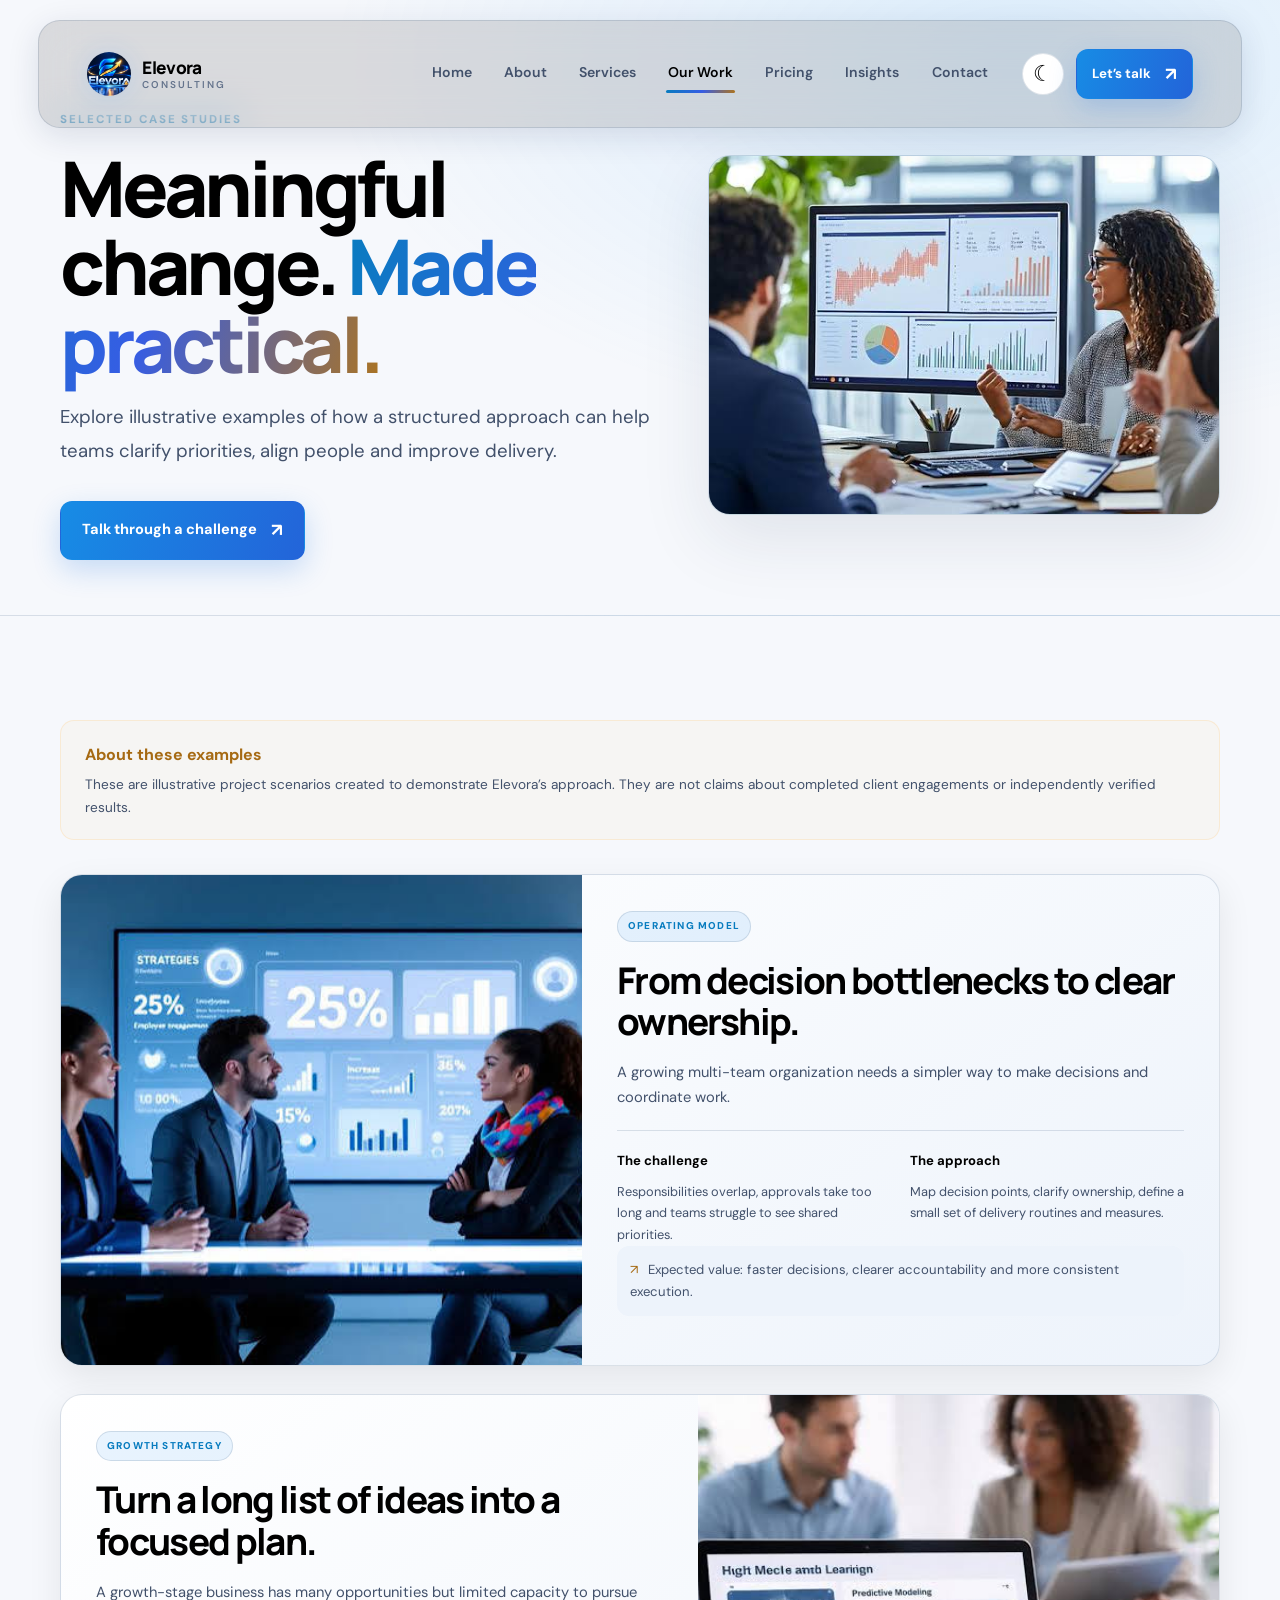
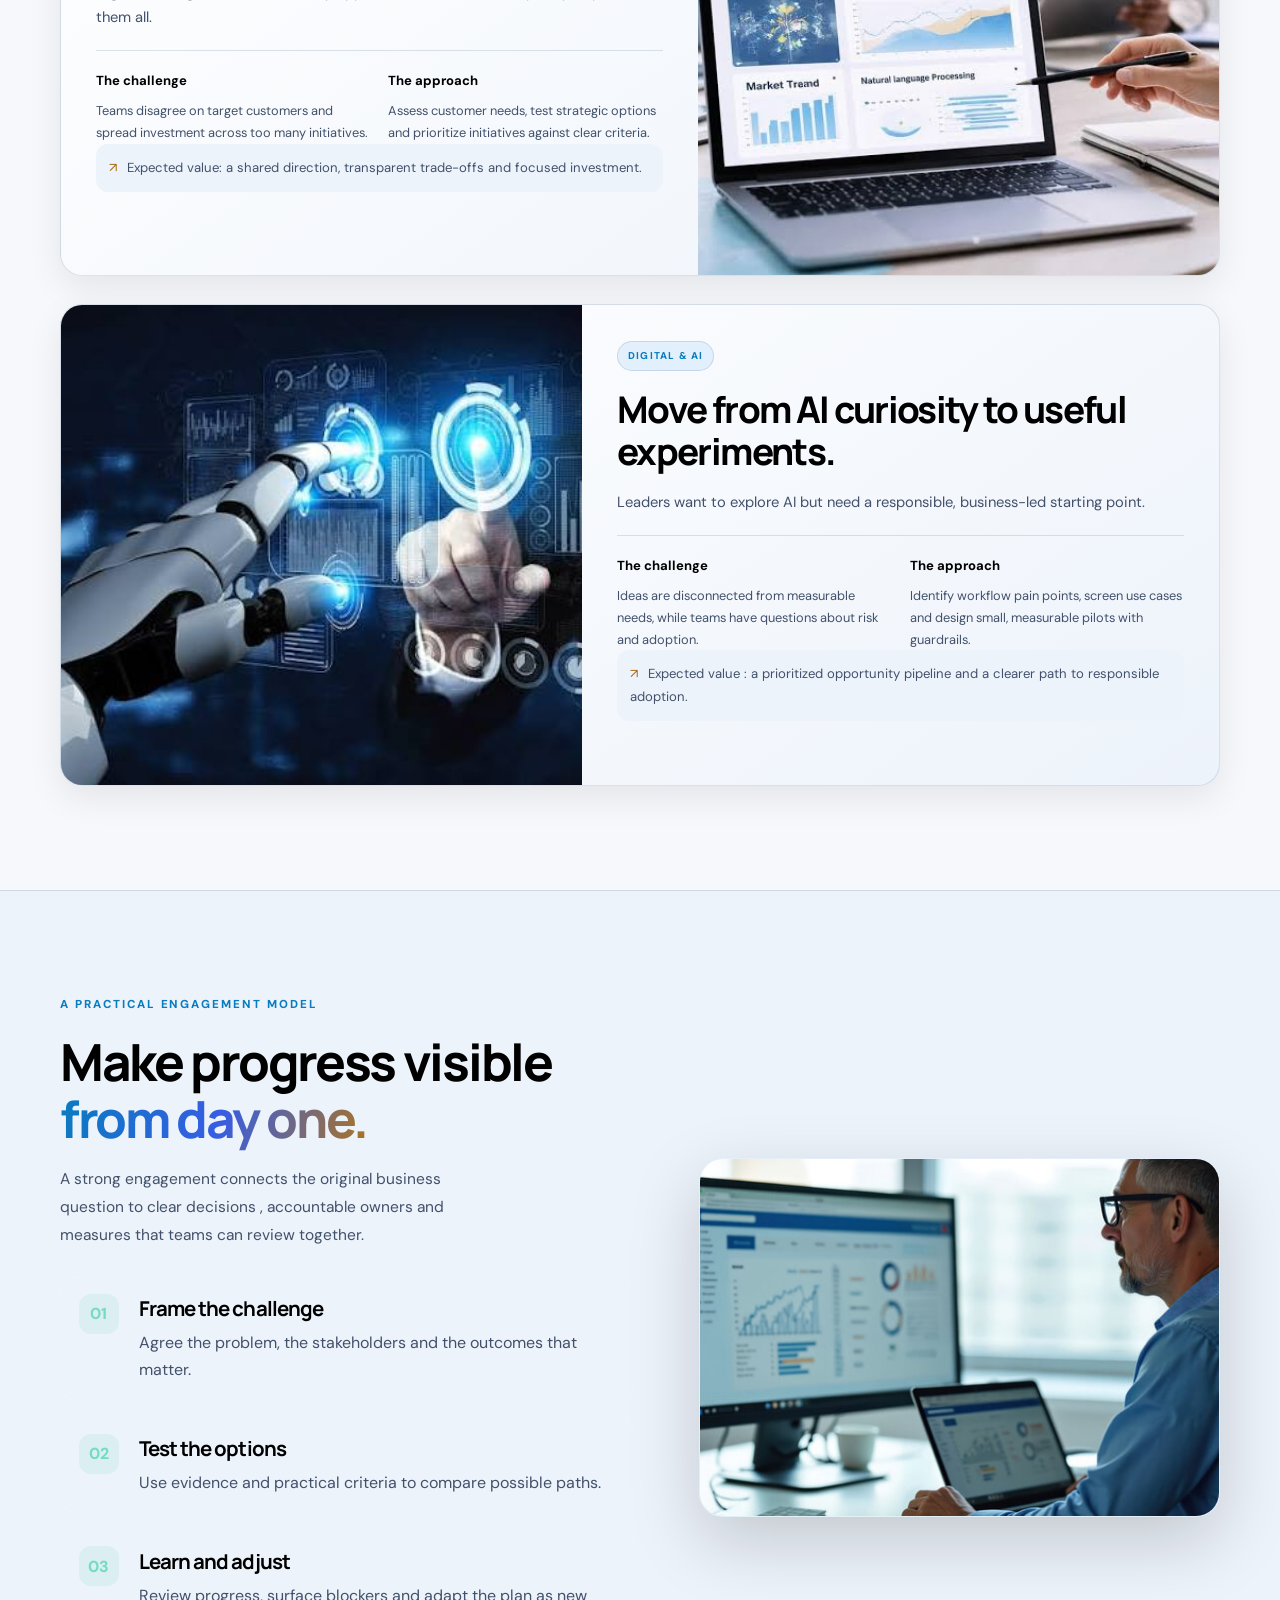
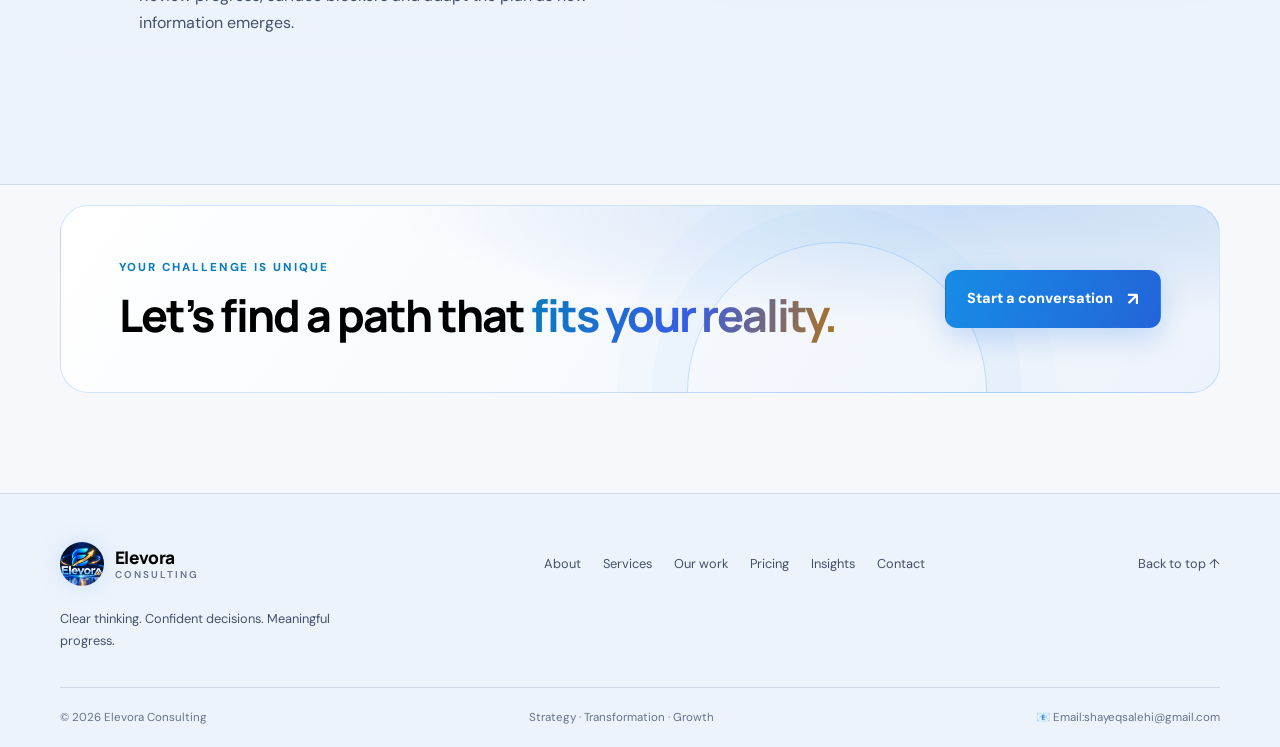
<file: case-studies.html>
<!doctype html>
<html lang="en">
<head>
  <meta charset="UTF-8">
  <meta name="viewport" content="width=device-width, initial-scale=1">
  <meta name="theme-color" content="#081225">
  <meta name="description" content="Elevora Consulting helps ambitious teams turn complex challenges into clear strategy and measurable progress.">
  <title>Case Studies | Elevora Consulting</title>

  <!-- Shared stylesheet and small theme bootstrap prevent inconsistent page styling -->
  <script src="theme-init.js"></script>
<link rel="preconnect" href="https://fonts.googleapis.com">
  <link rel="preconnect" href="https://fonts.gstatic.com" crossorigin>
  <link href="https://fonts.googleapis.com/css2?family=DM+Sans:wght@400;500;600;700&family=Manrope:wght@400;500;600;700;800&display=swap" rel="stylesheet">
  <link rel="stylesheet" href="style.css">

</head>
<body>
  <!-- Shared site header: logo, page navigation, theme control and mobile menu -->

  <a class="skip-link" href="#main">
    Skip to content
  </a>

  <!-- Site header: brand and responsive navigation -->
  <header class="site-header">
    <div class="container nav-wrap">
      <a class="brand" href="index.html" aria-label="Elevora Consulting home">
        <img src="assets/logo/elevora-logo-wide.jpg" alt="" class="brand-mark">
        <span class="brand-name">
          Elevora
          <span>
            Consulting
          </span>
        </span>
        </a>
      
      <button class="menu-toggle" type="button" aria-expanded="false" aria-controls="primary-nav" aria-label="Open navigation">
        ☰
      </button>

      <nav class="primary-nav" id="primary-nav" aria-label="Main navigation">
        <a href="index.html" data-page="index.html">Home</a>
        <a href="about.html" data-page="about.html">About</a>
        <a href="services.html" data-page="services.html">Services</a>
        <a href="case-studies.html" data-page="case-studies.html">Our Work</a>
        <a href="pricing.html" data-page="pricing.html">Pricing</a>
        <a href="insights.html" data-page="insights.html">Insights</a>
        <a href="contact.html" data-page="contact.html">Contact</a>
      </nav>
      <div class="nav-actions">

        <button class="theme-toggle" type="button" aria-label="Switch to light mode" title="Switch theme">
          <span class="theme-icon">☼</span>
        </button>

        <a class="button button-small nav-cta" href="contact.html">Let’s talk 
          <span aria-hidden="true">↗</span>
        </a>
      </div>
    </div>
  </header>

  <!-- Main content: page-specific sections -->
  <main id="main">
  
  <!-- Section 1: Meaningful change. Made practical. -->
  <section class="page-hero">
    <div class="container page-hero-grid">
      <div>
        <p class="eyebrow">
          Selected case studies
        </p>
        <h1>
          Meaningful change. 
          <span class="gradient-text">
            Made practical.
          </span>
        </h1>
        <p class="hero-lead">
          Explore illustrative examples of how a structured approach can help teams clarify priorities,
           align people and improve delivery.
          </p>
          <a class="button" href="contact.html">
            Talk through a challenge 
            <span>↗</span>
          </a>
        </div>
        <img src="assets/consulthing-elevora-img/our-work (1).jfif" loading="lazy" decoding="async" onerror="this.onerror=null;this.src='assets/images/insights.svg';" alt="Consulting team collaborating in a meeting">
      </div>
    </section>

  <!-- Section 2: From decision bottlenecks to clear ownership. -->
  <section class="section-space">
    <div class="container">
      <div class="notice">
        <strong>
          About these examples
        </strong>
        <p>
          These are illustrative project scenarios created to demonstrate Elevora’s approach.
           They are not claims about completed client engagements or independently verified results.
          </p>
        </div>

    <div class="case-list">
      <article class="case-study">
        <img src="assets/consulthing-elevora-img/decision .jfif" loading="lazy" decoding="async" onerror="this.onerror=null;this.src='assets/images/insights.svg';" alt="Team planning an operating model">
        <div class="case-copy">
          <span class="pill">OPERATING MODEL</span>
          <h2>From decision bottlenecks to clear ownership.</h2>
          <p class="case-summary">
            A growing multi-team organization needs a simpler way to make decisions and coordinate work.
          </p>
          <div class="case-columns">
            <div>
              <strong>The challenge</strong>
              <p>
                Responsibilities overlap,
                 approvals take too long and teams struggle to see shared priorities.
                </p>
              </div>
              <div>
                <strong>
                  The approach
                </strong>
                <p>
                  Map decision points, clarify ownership,
                   define a small set of delivery routines and measures.</p>
                  </div>
                </div>
                <p class="case-outcome">
                  <span>↗</span>
                   Expected value: faster decisions,
                    clearer accountability and more consistent execution.
                  </p>
                </div>
              </article>

      <article class="case-study reverse">
        <img src="assets/consulthing-elevora-img/focused (2).jfif" loading="lazy" decoding="async" onerror="this.onerror=null;this.src='assets/images/insights.svg';" alt="Bright workspace prepared for a strategy session">
        <div class="case-copy">
          <span class="pill">
            GROWTH STRATEGY
          </span>
          <h2>
            Turn a long list of ideas into a focused plan.
          </h2>
          <p class="case-summary">
            A growth-stage business has many opportunities but limited capacity to pursue them all.
          </p>
          <div class="case-columns">
            <div>
              <strong>The challenge</strong>
              <p>Teams disagree on target customers and 
                spread investment across too many initiatives.</p>
            </div>
            <div>
              <strong>The approach</strong>
              <p>Assess customer needs, test strategic
                 options and prioritize initiatives against clear criteria.</p>
                </div>
              </div>
              <p class="case-outcome">
                <span>↗</span>
                 Expected value: a shared direction, transparent trade-offs and 
                 focused investment.
                </p>
              </div>
            </article>

      <article class="case-study">
        <img src="assets/consulthing-elevora-img/AI (16).jfif" loading="lazy" decoding="async" onerror="this.onerror=null;this.src='assets/images/insights.svg';" alt="Business analytics dashboard on a monitor">
        <div class="case-copy">
          <span class="pill">DIGITAL & AI</span>
          <h2>Move from AI curiosity to useful experiments.</h2>
          <p class="case-summary">
            Leaders want to explore AI but need a responsible,
             business-led starting point.
            </p>
            <div class="case-columns">
              <div>
                <strong>The challenge</strong>
                <p>Ideas are disconnected from measurable needs,
                   while teams have questions about risk and adoption.
                  </p>
                </div>
                <div>
                  <strong>The approach</strong>
                  <p>Identify workflow pain points,
                     screen use cases and design small,
                      measurable pilots with guardrails.
                    </p>
                  </div>
                </div>
                <p class="case-outcome">
                  <span>↗</span>
                   Expected value
                   : a prioritized opportunity pipeline and a clearer path to
                    responsible adoption.
                  </p>
                </div>
              </article>
    </div>
  </div>
</section>

  
  <!-- Section 3: Make progress visible from day one. -->
  <section class="section-space section-tint">
    <div class="container content-feature-grid">
      <div>
        <p class="eyebrow">A practical engagement model</p>
        <h2>
          Make progress visible 
          <span class="gradient-text">
            from day one.
          </span>
        </h2>
        <p class="section-intro">
          A strong engagement connects the original business question to clear decisions
          , accountable owners and measures that teams can review together.
        </p>
        <div class="process-steps">
          <article>
            <span>01</span>
            <div>
              <h3>
                Frame the challenge
              </h3>
              <p>
                Agree the problem, 
                the stakeholders and the outcomes that matter.
              </p>
            </div>
          </article>
          <article>
            <span>02</span>
            <div>
              <h3>
                Test the options
              </h3>
              <p>
                Use evidence and practical criteria to compare possible paths.
              </p>
            </div>
          </article>
          <article>
            <span>
              03
            </span>
            <div>
              <h3>
                Learn and adjust
              </h3>
              <p>
                Review progress, surface blockers and adapt the plan as new
                 information emerges.
                </p>
              </div>
            </article>
          </div>
        </div>
        <img class="feature-illustration" src="assets/consulthing-elevora-img/progress visible.jpg" alt="Illustration of business improvement and measurable progress" loading="lazy">
      </div>
    </section>

  <!-- Section 4: Let’s find a path that fits your reality. -->
  <section class="cta-section">
    <div class="container cta-box">
      <div>
        <p class="eyebrow">Your challenge is unique</p>
        <h2>Let’s find a path that 
          <span class="gradient-text">fits your reality.</span>
        </h2>
      </div>
      <a class="button" href="contact.html">Start a conversation 
        <span>↗</span>
      </a>
      <div class="cta-orb">

      </div>
    </div>
  </section>
  </main>

  <!-- Shared footer keeps navigation and brand details consistent across pages -->

  <!-- Site footer: supporting links and copyright -->
  <footer class="site-footer">
    <div class="container footer-top">
      <div class="footer-brand">
        <a class="brand" href="index.html">
          <img src="assets/logo/elevora-logo-wide.jpg" alt="" class="brand-mark">
          <span class="brand-name">Elevora<span>Consulting</span></span>
        </a>
        <p>Clear thinking. Confident decisions. Meaningful progress.</p>
      </div>
      <div class="footer-links">
        <a href="about.html">About</a>
        <a href="services.html">Services</a>
        <a href="case-studies.html">Our work</a>
        <a href="pricing.html">Pricing</a>
        <a href="insights.html">Insights</a>
        <a href="contact.html">Contact</a>
      </div>
      <a class="back-top" href="#main">Back to top ↑</a>
    </div>
    <div class="container footer-bottom">
      <span>© <span id="current-year">2026</span>
       Elevora Consulting</span>
       <span>
        Strategy · Transformation · Growth
      </span>
      <a href="mailto:shayeqsalehi@gmail.com">📧 Email:shayeqsalehi@gmail.com</a>
      </div>
  </footer>
  <script src="script.js"></script>
</body>
</html>
</file>
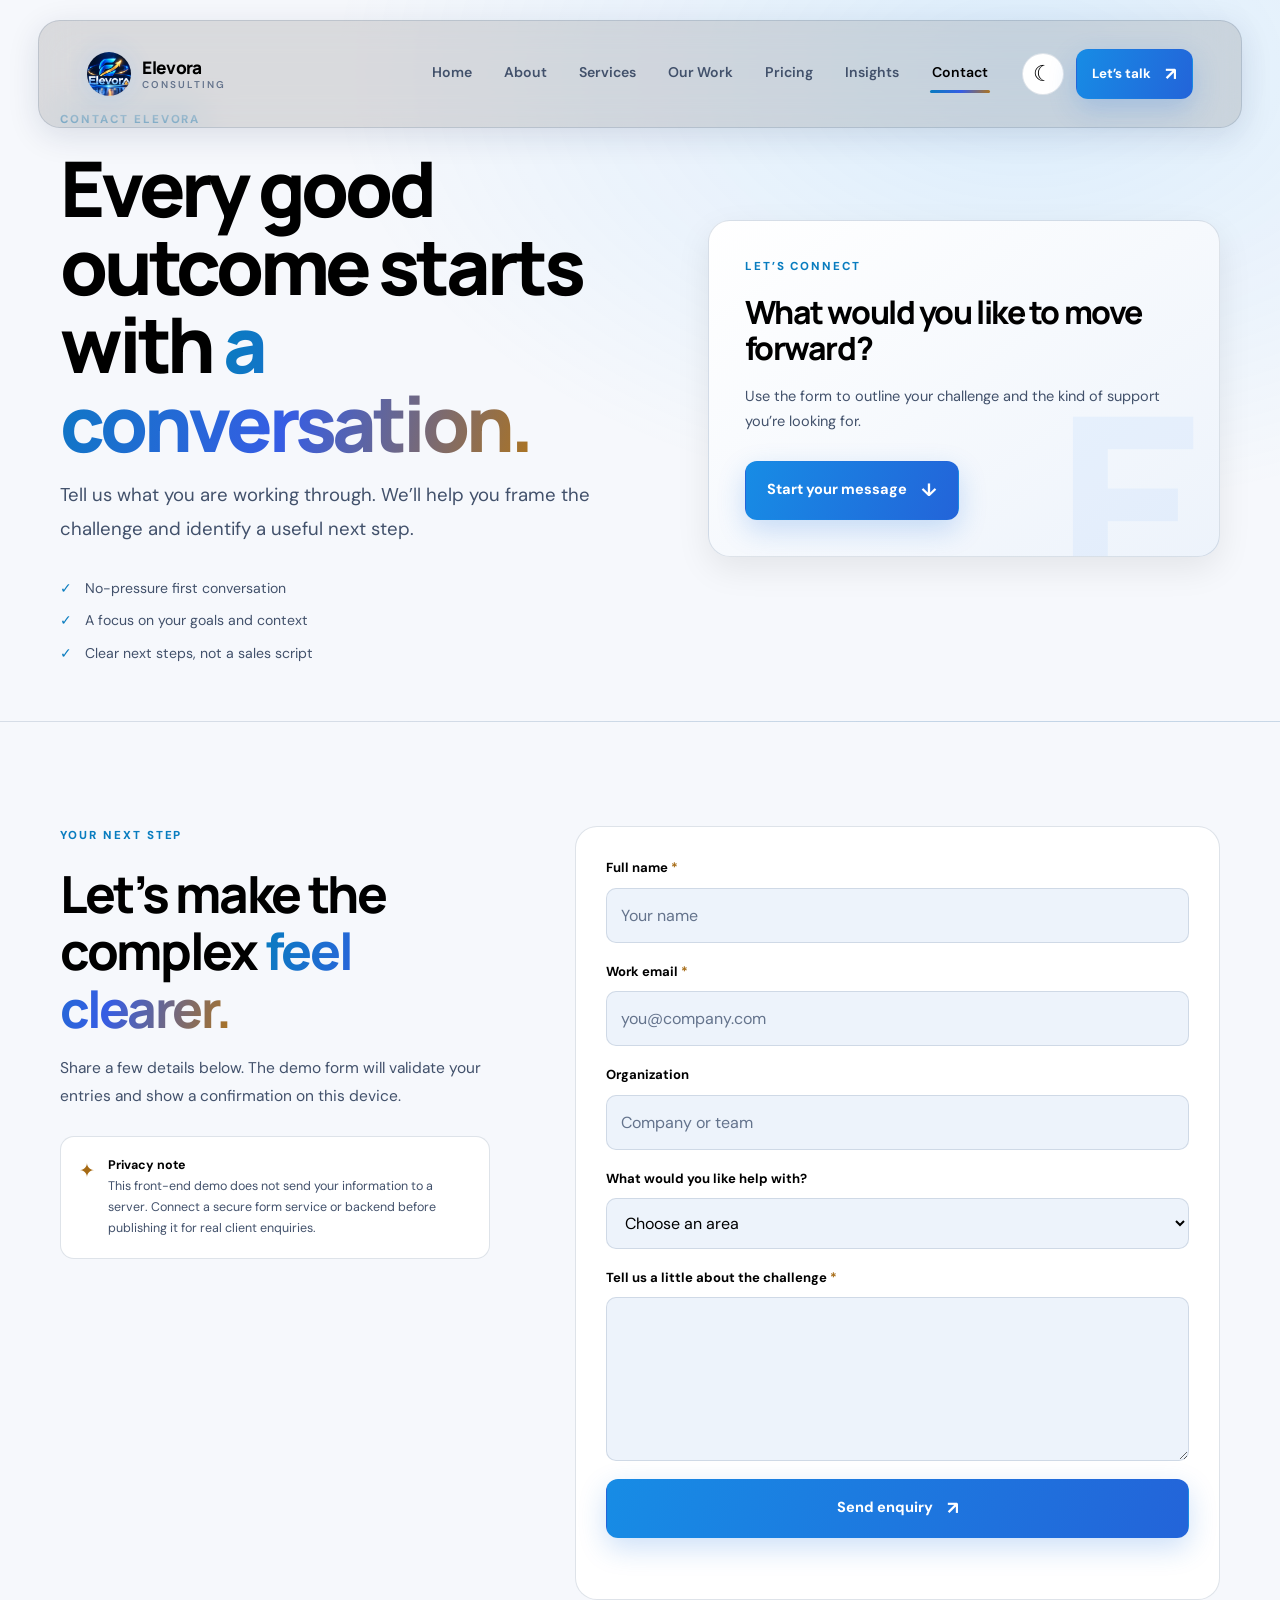
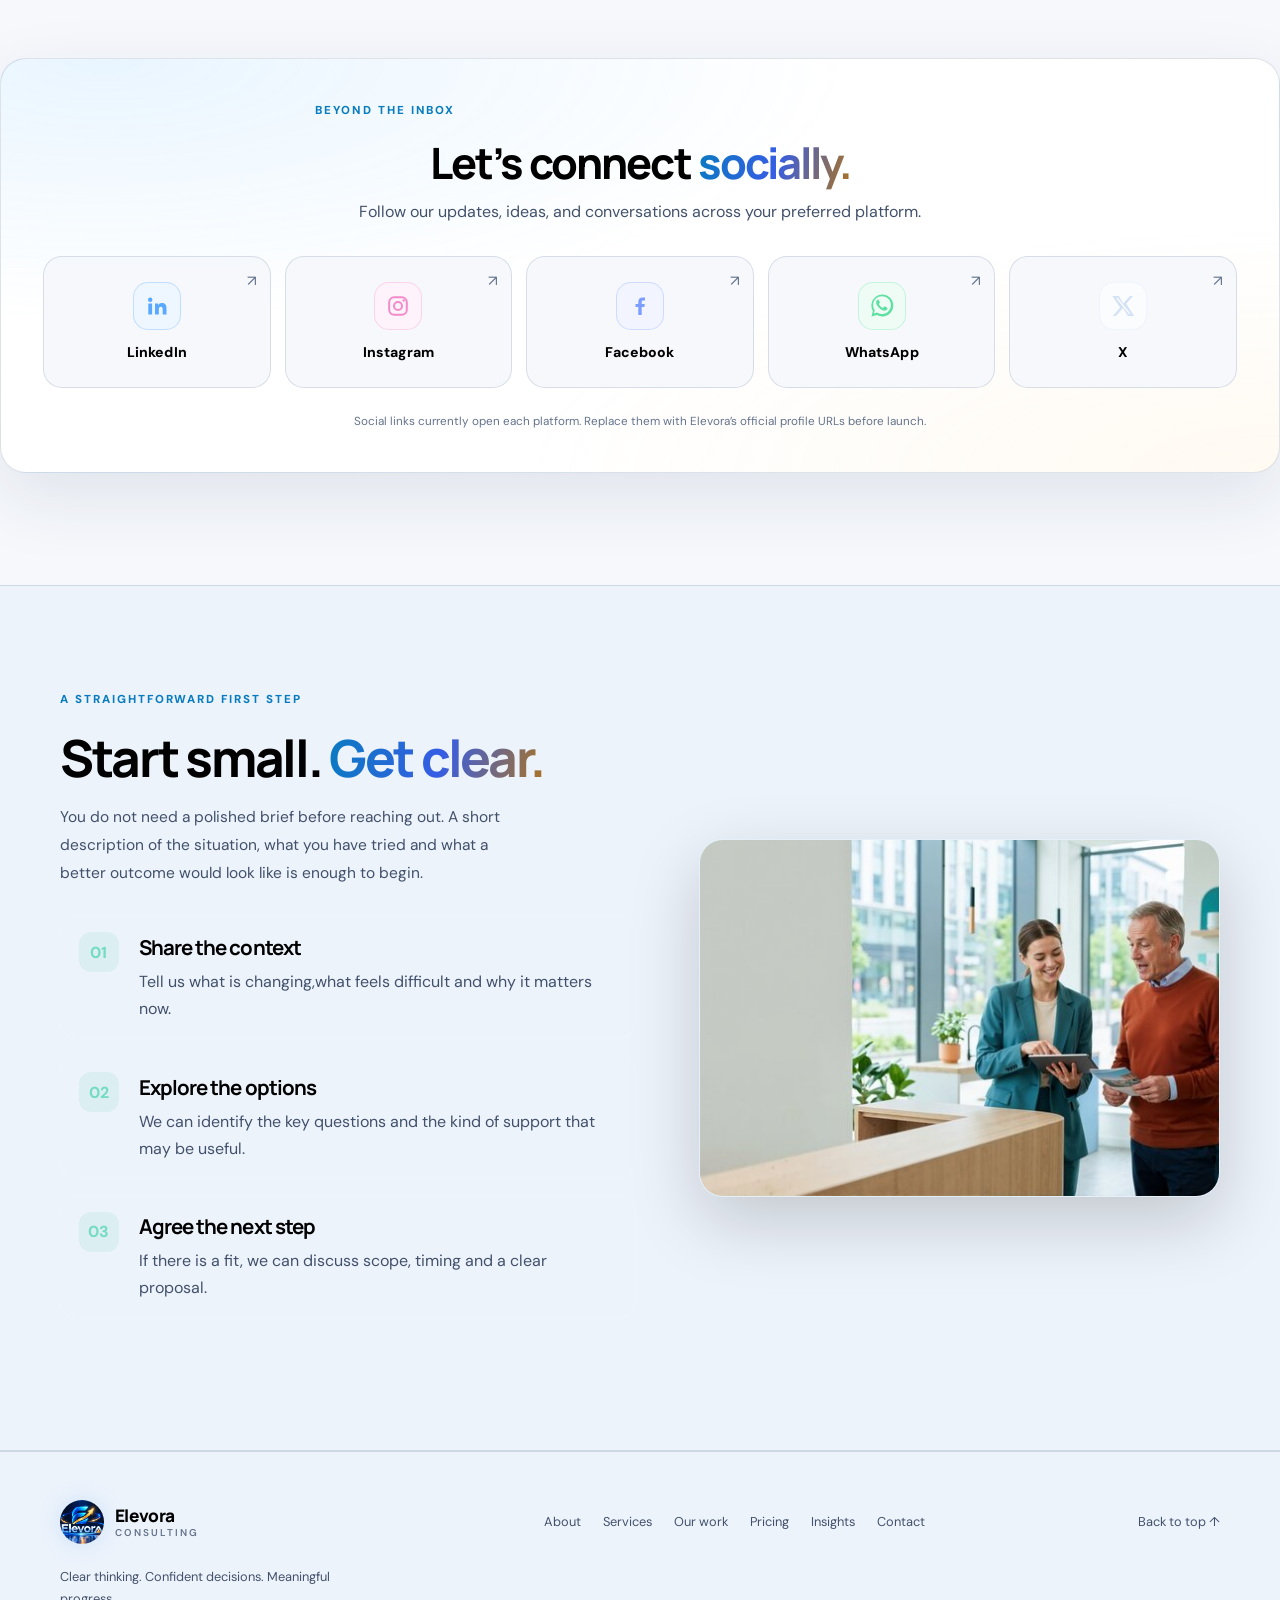
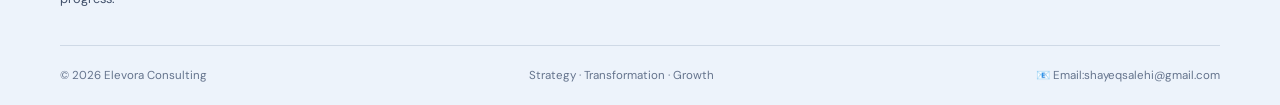
<file: contact.html>
<!doctype html>
<html lang="en">
<head>
  <meta charset="UTF-8">
  <meta name="viewport" content="width=device-width, initial-scale=1">
  <meta name="theme-color" content="#081225">
  <meta name="description" content="Elevora Consulting helps ambitious teams turn complex challenges into clear strategy and measurable progress.">
  <title>Contact | Elevora Consulting</title>
  <script src="theme-init.js"></script>
<link rel="preconnect" href="https://fonts.googleapis.com">
  <link rel="preconnect" href="https://fonts.gstatic.com" crossorigin>
  <link href="https://fonts.googleapis.com/css2?family=DM+Sans:wght@400;500;600;700&family=Manrope:wght@400;500;600;700;800&display=swap" rel="stylesheet">
  <link rel="stylesheet" href="style.css">
</head>
<body>

  <!-- Shared site header: logo, page navigation, theme control and mobile menu -->

  <a class="skip-link" href="#main">Skip to content</a>

  <!-- Site header: brand and responsive navigation -->
  <header class="site-header">
    <div class="container nav-wrap">
      <a class="brand" href="index.html" aria-label="Elevora Consulting home">
        <img src="assets/logo/elevora-logo-wide.jpg" alt="" class="brand-mark">
        <span class="brand-name">Elevora<span>Consulting</span></span>
      </a>
      <button class="menu-toggle" type="button" aria-expanded="false" aria-controls="primary-nav" aria-label="Open navigation">
        ☰
      </button>

      <nav class="primary-nav" id="primary-nav" aria-label="Main navigation">
        <a href="index.html" data-page="index.html">Home</a>
        <a href="about.html" data-page="about.html">About</a>
        <a href="services.html" data-page="services.html">Services</a>
        <a href="case-studies.html" data-page="case-studies.html">Our Work</a>
        <a href="pricing.html" data-page="pricing.html">Pricing</a>
        <a href="insights.html" data-page="insights.html">Insights</a>
        <a href="contact.html" data-page="contact.html">Contact</a>
      </nav>
      <div class="nav-actions">

        <button class="theme-toggle" type="button" aria-label="Switch to light mode" title="Switch theme">
          <span class="theme-icon">☼</span>
        </button>

        <a class="button button-small nav-cta" href="contact.html">
          Let’s talk 
          <span aria-hidden="true">
            ↗
          </span>
        </a>
      </div>
    </div>
  </header>

  <!-- Main content: page-specific sections -->
  <main id="main">

  <!-- Section 1: Every good outcome starts with a conversation. -->
  <section class="page-hero contact-hero">
    <div class="container page-hero-grid">
      <div>
        <p class="eyebrow">
          Contact Elevora
        </p>
        <h1>Every good outcome starts with 
          <span class="gradient-text">a conversation.</span>
        </h1>
        <p class="hero-lead">
          Tell us what you are working through.
           We’ll help you frame the challenge and identify a useful next step.
          </p>
          <div class="contact-points">
            <p>
              <span>
                ✓
              </span>
               No-pressure first conversation
              </p>
              <p>
                <span>
                  ✓
                </span>
                 A focus on your goals and context
                </p>
                <p>
                  <span>
                    ✓
                  </span>
                   Clear next steps, not a sales script
                  </p>
                </div>
              </div>
              <div class="contact-card">
                <p class="eyebrow">LET’S CONNECT</p>
                <h2>What would you like to move forward?</h2>
                <p>Use the form to outline your challenge and the kind of support you’re looking for.</p>
                <a href="#contact-form" class="button">Start your message <span>↓</span></a>
                <div class="contact-decoration">E.</div>
             </div>
          </div>
  </section>

  <!-- Section 2: Let’s make the complex feel clearer. -->
  <section class="section-space" id="contact-form">
    <div class="container contact-layout">
      <div>
        <p class="eyebrow">Your next step</p>
        <h2>Let’s make the complex <span class="gradient-text">feel clearer.</span></h2>
        <p class="section-intro">
          Share a few details below.
           The demo form will validate your entries and show a confirmation on this device.
          </p>
          <div class="contact-note">
            <span>✦</span>
            <p>
              <strong>Privacy note</strong>
              <br>
              This front-end demo does not send your information to a server.
               Connect a secure form service or backend before publishing it for real client enquiries.
              </p>
            </div>
          </div>

    <form class="contact-form" id="contactForm">
      <div class="form-row">
        <label for="fullName">Full name <span>*</span></label>
        <input id="fullName" name="fullName" autocomplete="name" placeholder="Your name" required>
      </div>

      <div class="form-row">
        <label for="email">Work email <span>*</span></label>
        <input id="email" name="email" type="email" autocomplete="email" placeholder="you@company.com" required>
      </div>
      
      <div class="form-row">
        <label for="organization">Organization</label>
        <input id="organization" name="organization" autocomplete="organization" placeholder="Company or team">
      </div>

      <div class="form-row">
        <label for="service">What would you like help with?</label>
        <select id="service" name="service">
        <option value="">Choose an area</option>
        <option>Strategy & growth</option>
        <option>Transformation & delivery</option>
        <option>Digital & AI advisory</option>
        <option>Leadership & culture</option>
        <option>Performance improvement</option>
        <option>Research & insights</option>
        <option>Not sure yet</option>
      </select>
    </div>

      <div class="form-row">
        <label for="message">Tell us a little about the challenge <span>*</span></label>
        <textarea id="message" name="message" rows="5" placeholder="What are you trying to achieve?" required>
        </textarea>
      </div>

      <button class="button form-submit" type="submit">
        Send enquiry 
        <span>↗</span>
      </button>
      <p class="form-message" id="formMsg" role="status" aria-live="polite"></p>
    </form>
  </div>

    <!-- Animated social links: hover or keyboard-focus each app to reveal its details. -->

  <!-- Section 3: Let’s connect socially. -->
  <section class="social-connect" aria-labelledby="social-heading">
      <div class="social-heading-wrap">
        <p class="eyebrow">
          BEYOND THE INBOX
        </p>
        <h2 id="social-heading">
          Let’s connect 
          <span class="gradient-text">
            socially.
          </span>
        </h2>

        <p>
          Follow our updates, ideas, and conversations across your preferred platform.
        </p>
      </div>
      
      <div class="social-grid" aria-label="Social media platforms">
        <a class="social-link social-linkedin" href="https://www.linkedin.com/in/shayeq-salihe-a35a74281?utm_source=share_via&utm_content=profile&utm_medium=member_ios" target="_blank" 
        rel="noopener noreferrer" aria-label="LinkedIn — professional insights" data-name="LinkedIn" data-detail="Professional insights & company updates">
          <span class="social-tooltip">
            <strong>LinkedIn</strong>
            <small>Professional insights & company updates</small>
          </span>
          <span class="social-icon" aria-hidden="true">
            <svg viewBox="0 0 24 24">
              <path d="M5.2 3.5a2.2 2.2 0 1 1 0 4.4 2.2 2.2 0 0 1 0-4.4ZM3.3 9.5h3.8v11H3.3v-11Zm6.1 0H13v1.5h.1a4.1 4.1 0 0 1 3.7-2c4 0 4.7 2.6 4.7 6v5.5h-3.8v-4.9c0-1.2 0-2.9-1.8-2.9s-2.1 1.4-2.1 2.8v5h-3.8v-11Z"/>
            </svg>
          </span>
          <span class="social-name">LinkedIn</span>
          <span class="social-arrow" aria-hidden="true">↗</span>
        </a>

        <a class="social-link social-instagram" href="https://instagram.com/shayeqsalihe?xtok=M3hpZGZtMjdsN2c1&utm_source=qr" target="_blank"
         rel="noopener noreferrer" aria-label="Instagram — stories and behind the scenes" data-name="Instagram" data-detail="Stories, ideas & behind the scenes">
          <span class="social-tooltip">
            <strong>Instagram</strong>
            <small>Stories, ideas & behind the scenes</small>
          </span>
          <span class="social-icon" aria-hidden="true">
            <svg viewBox="0 0 24 24">
              <rect x="3.2" y="3.2" width="17.6" height="17.6" rx="5" fill="none" stroke="currentColor" stroke-width="2"/>
              <circle cx="12" cy="12" r="4" fill="none" stroke="currentColor" stroke-width="2"/>
              <circle cx="17.7" cy="6.5" r="1.2"/>
            </svg>
          </span>
          <span class="social-name">Instagram</span>
          <span class="social-arrow" aria-hidden="true">↗</span>
        </a>

        <a class="social-link social-facebook" href="https://www.facebook.com/share/1BgUDqR5hK/?mibextid=wwXIfr" target="_blank"
         rel="noopener noreferrer" aria-label="Facebook — news and community" data-name="Facebook" data-detail="Company news & community updates">
          <span class="social-tooltip">
            <strong>Facebook</strong>
            <small>Company news & community updates</small>
          </span>
          <span class="social-icon" aria-hidden="true">
            <svg viewBox="0 0 24 24">
              <path d="M13.7 21v-8h2.7l.4-3.1h-3.1v-2c0-.9.3-1.5 1.6-1.5H17V3.6c-.3 0-1.3-.1-2.5-.1-2.5 0-4.2 1.5-4.2 4.3v2.1H7.5V13h2.8v8h3.4Z"/>
            </svg>
          </span>
          <span class="social-name">Facebook</span>
          <span class="social-arrow" aria-hidden="true">↗</span>
        </a>

        <a class="social-link social-whatsapp" href="https://wa.me/message/HSII6YDR4BG5L1" target="_blank"
         rel="noopener noreferrer" aria-label="WhatsApp — quick conversations" data-name="WhatsApp" data-detail="Quick conversations & direct contact">
          <span class="social-tooltip">
            <strong>WhatsApp</strong>
            <small>Quick conversations & direct contact</small>
          </span>
          <span class="social-icon" aria-hidden="true">
            <svg viewBox="0 0 24 24">
              <path d="M20.2 3.8A11 11 0 0 0 2.9 17.1L1.5 22.5l5.5-1.4A11 11 0 0 0 20.2 3.8ZM12 20a8.9 8.9 0 0 1-4.5-1.2l-.3-.2-3.3.9.9-3.2-.2-.3A8.9 8.9 0 1 1 12 20Zm4.9-6.7c-.3-.1-1.6-.8-1.9-.9-.3-.1-.4-.1-.6.2-.2.3-.7.9-.9 1.1-.2.2-.3.2-.6.1-.3-.1-1.2-.4-2.3-1.4-.9-.8-1.4-1.7-1.6-2-.2-.3 0-.4.1-.6l.4-.5.3-.5c.1-.2 0-.4 0-.5l-.9-2.1c-.2-.5-.5-.4-.6-.4h-.5c-.2 0-.5.1-.7.4-.3.3-1 1-1 2.4s1 2.8 1.1 3c.1.2 2 3.1 4.8 4.3.7.3 1.2.5 1.6.6.7.2 1.3.2 1.8.1.6-.1 1.6-.7 1.8-1.3.2-.6.2-1.1.1-1.3-.1-.1-.3-.2-.6-.4Z"/>
            </svg>
          </span>
          <span class="social-name">WhatsApp</span>
          <span class="social-arrow" aria-hidden="true">↗</span>
        </a>

        <a class="social-link social-x" href="https://x.com/shaibsalihe?s=11" target="_blank"
         rel="noopener noreferrer" aria-label="X — short updates and ideas" data-name="X" data-detail="Short updates, ideas & conversations">
          <span class="social-tooltip">
            <strong>X</strong>
            <small>Short updates, ideas & conversations</small>
          </span>
          <span class="social-icon" aria-hidden="true">
            <svg viewBox="0 0 24 24">
              <path d="M18.9 2H22l-6.8 7.8L23.2 22h-6.3L12 13.9 4.9 22H1.8l7.3-8.4L1.3 2h6.5l4.5 7.5L18.9 2Zm-1.1 17.8h1.7L6.8 4.1H5L17.8 19.8Z"/>
            </svg>
          </span>
          <span class="social-name">X</span>
          <span class="social-arrow" aria-hidden="true">↗</span>
        </a>
        
      </div>
      <p class="social-footnote">
        Social links currently open each platform.
         Replace them with Elevora’s official profile URLs before launch.
        </p>
    </section>
  </section>

  <!-- Section 4: Start small. Get clear. -->
  <section class="section-space section-tint">
    <div class="container content-feature-grid">
      <div>
        <p class="eyebrow">A straightforward first step</p>
        <h2>Start small. 
          <span class="gradient-text">Get clear.</span>
        </h2>
        <p class="section-intro">
          You do not need a polished brief before reaching out.
           A short description of the situation,
            what you have tried and what a better outcome would look like is enough to begin.
          </p>
          <div class="process-steps">
            <article>
              <span>01</span>
              <div>
                <h3>
                  Share the context
                </h3>
                <p>
                  Tell us what is changing,what feels difficult and why it matters now.
                  </p>
                </div>
              </article>
              <article>
                <span>02</span>
                <div>
                  <h3>
                    Explore the options
                  </h3>
                  <p>
                    We can identify the key questions and the kind of support that may be useful.
                  </p>
                </div>
              </article>
              <article>
                <span>03</span>
                <div>
                  <h3>Agree the next step</h3>
                  <p>
                    If there is a fit, we can discuss scope,
                     timing and a clear proposal.
                    </p>
                  </div>
                </article>
             </div>
           </div>
         <img class="feature-illustration" src="assets/consulthing-elevora-img/first step.jpg" alt="Illustration inviting visitors to begin a consulting conversation" loading="lazy">
       </div>
    </section>
</main>

  <!-- Shared footer keeps navigation and brand details consistent across pages -->

  <!-- Site footer: supporting links and copyright -->
  <footer class="site-footer">
    <div class="container footer-top">
      <div class="footer-brand">
        <a class="brand" href="index.html">
          <img src="assets/logo/elevora-logo-wide.jpg" alt="" class="brand-mark">
          <span class="brand-name">Elevora<span>Consulting</span>
        </a>
        <p>Clear thinking. Confident decisions. Meaningful progress.</p>
      </div>
      <div class="footer-links">
        <a href="about.html">About</a>
        <a href="services.html">Services</a>
        <a href="case-studies.html">Our work</a>
        <a href="pricing.html">Pricing</a>
        <a href="insights.html">Insights</a>
        <a href="contact.html">Contact</a>
      </div>
      <a class="back-top" href="#main">Back to top ↑</a>
    </div>
    <div class="container footer-bottom">
      <span>
        © 
        <span id="current-year">
        2026
      </span>
       Elevora Consulting
      </span>
      <span>
        Strategy · Transformation · Growth
      </span>
      <a href="mailto:shayeqsalehi@gmail.com">📧 Email:shayeqsalehi@gmail.com</a>
    </div>
  </footer>
  <script src="script.js"></script>
</body>
</html>
</file>
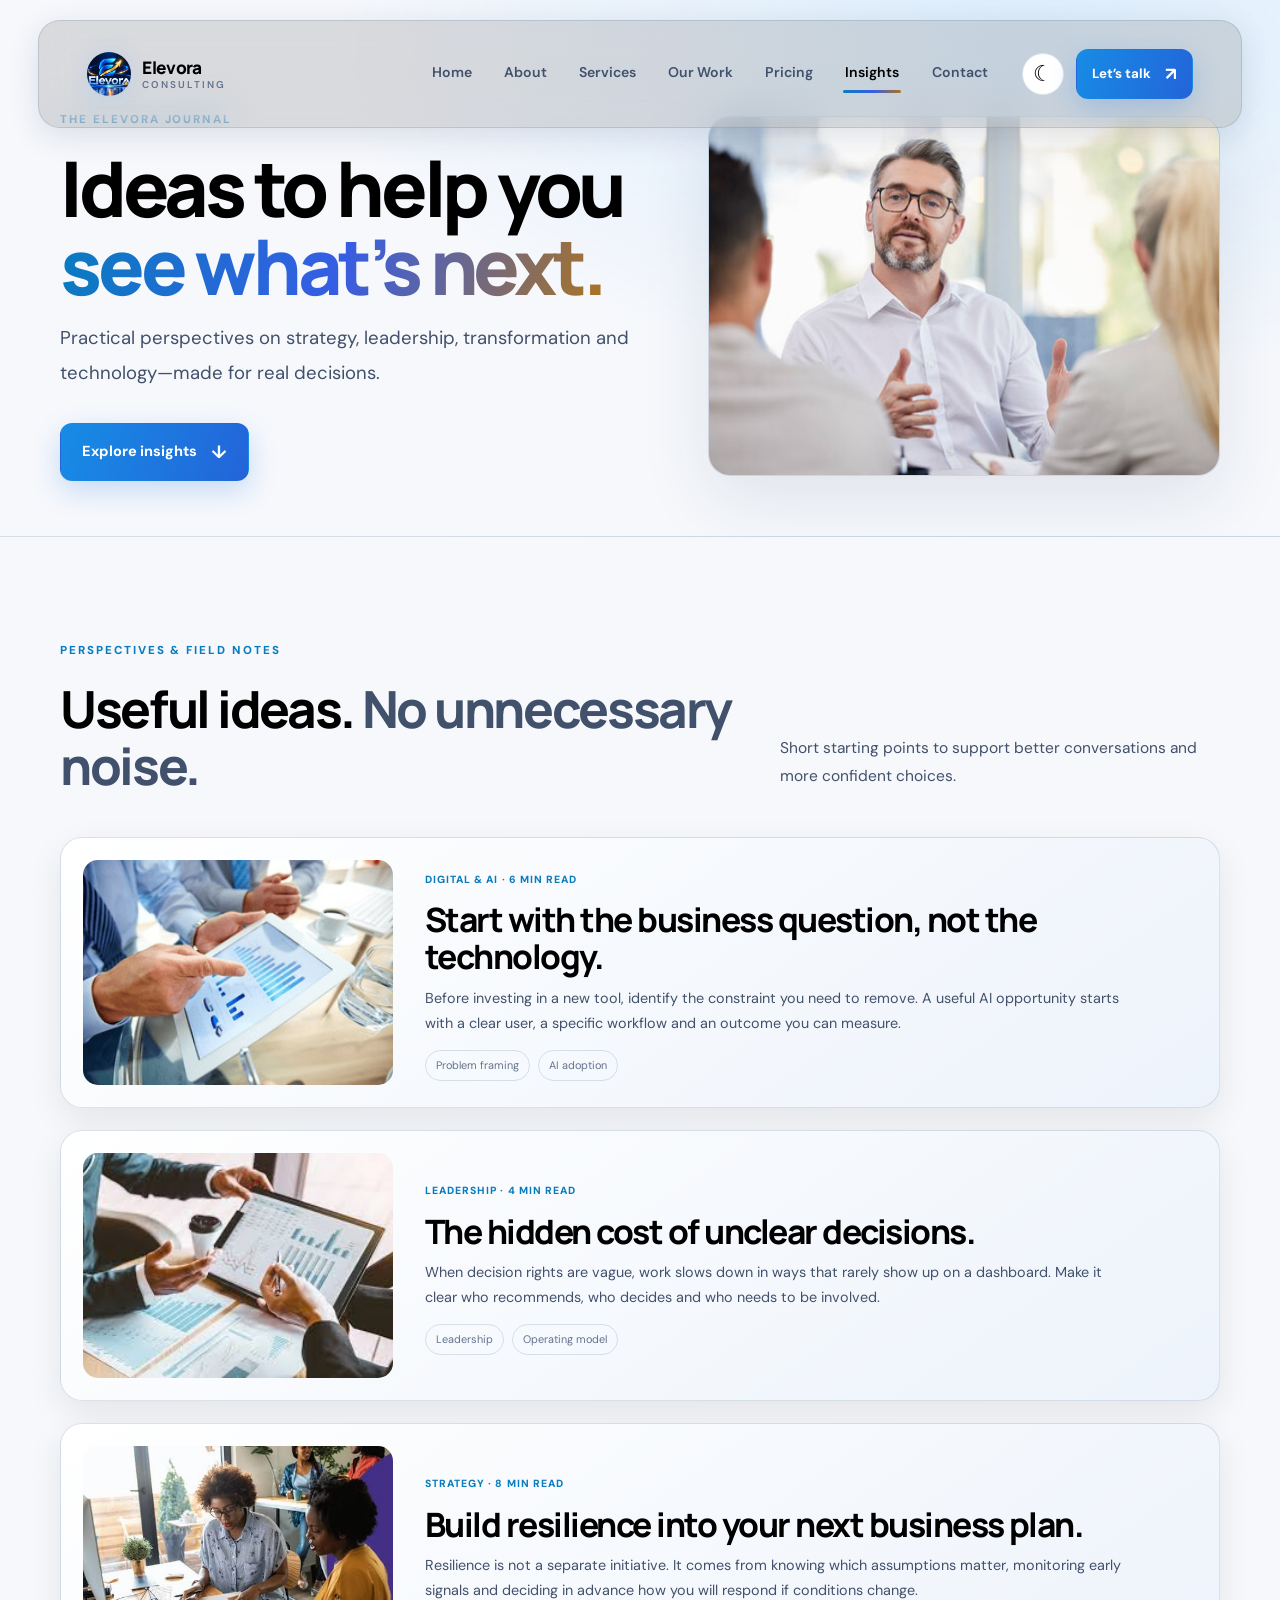
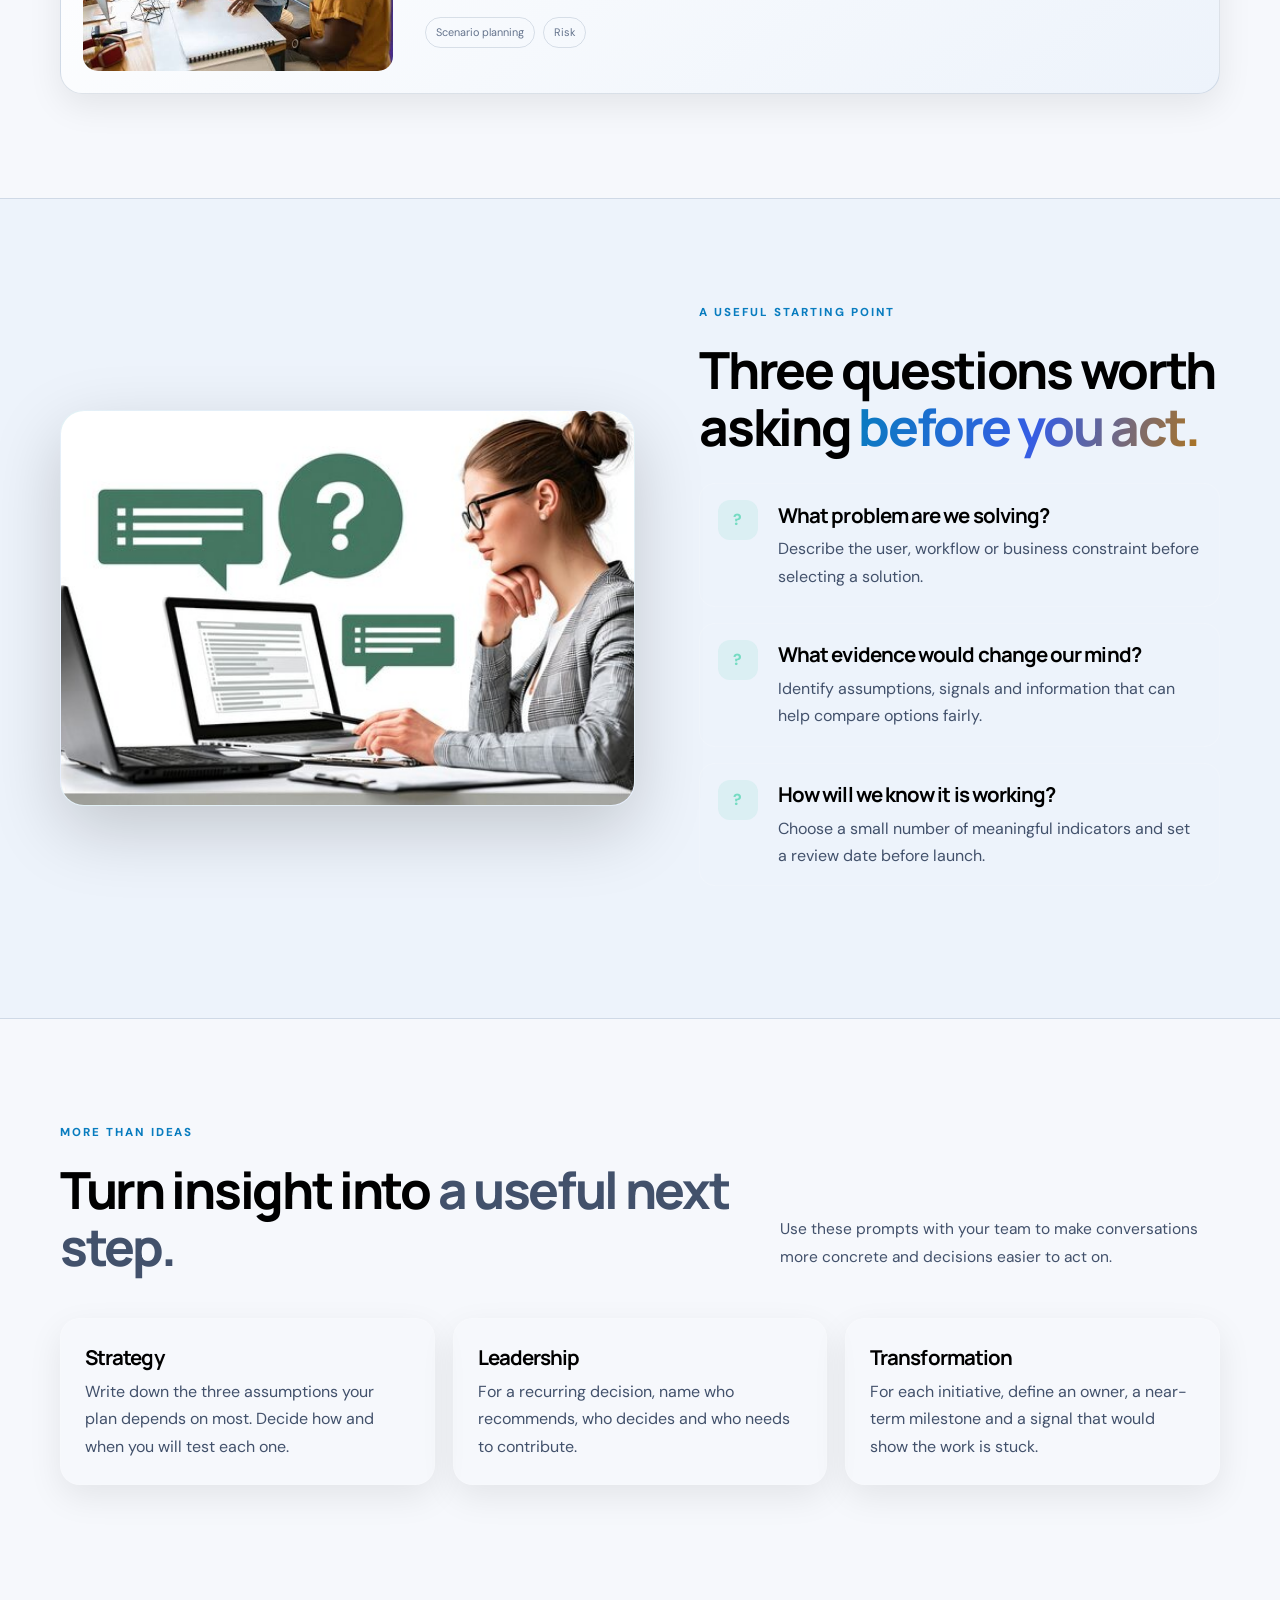
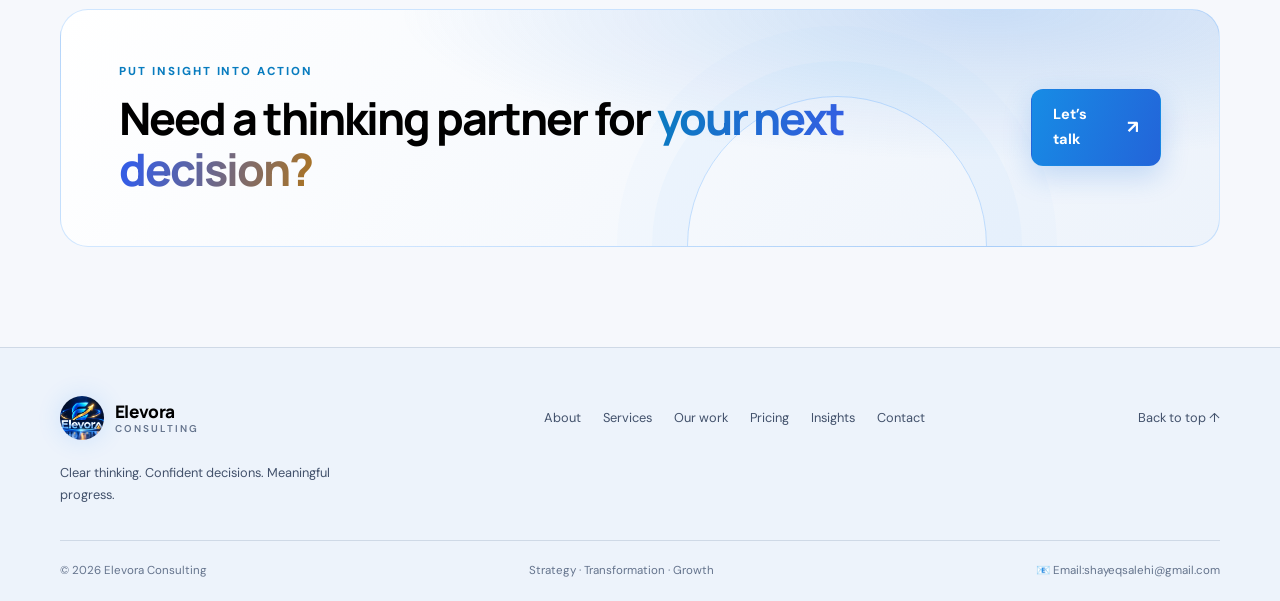
<file: insights.html>
<!doctype html>
<html lang="en">
<head>
  <meta charset="UTF-8">
  <meta name="viewport" content="width=device-width, initial-scale=1">
  <meta name="theme-color" content="#081225">
  <meta name="description" content="Elevora Consulting helps ambitious teams turn complex challenges into clear strategy and measurable progress.">
  <title>Insights | Elevora Consulting</title>
  <script src="theme-init.js"></script>
<link rel="preconnect" href="https://fonts.googleapis.com">
  <link rel="preconnect" href="https://fonts.gstatic.com" crossorigin>
  <link href="https://fonts.googleapis.com/css2?family=DM+Sans:wght@400;500;600;700&family=Manrope:wght@400;500;600;700;800&display=swap" rel="stylesheet">
  <link rel="stylesheet" href="style.css">

</head>

<body>
  <!-- Shared site header: logo, page navigation, theme control and mobile menu -->

  <a class="skip-link" href="#main">Skip to content</a>

  <!-- Site header: brand and responsive navigation -->
  <header class="site-header">
    <div class="container nav-wrap">
      <a class="brand" href="index.html" aria-label="Elevora Consulting home">
        <img src="assets/logo/elevora-logo-wide.jpg" alt="" class="brand-mark">
        <span class="brand-name">
          Elevora
          <span>
            Consulting
          </span>
        </span>
      </a>

      <button class="menu-toggle" type="button" aria-expanded="false" aria-controls="primary-nav" aria-label="Open navigation">
        ☰
      </button>

      <nav class="primary-nav" id="primary-nav" aria-label="Main navigation">
        <a href="index.html" data-page="index.html">Home</a>
        <a href="about.html" data-page="about.html">About</a>
        <a href="services.html" data-page="services.html">Services</a>
        <a href="case-studies.html" data-page="case-studies.html">Our Work</a>
        <a href="pricing.html" data-page="pricing.html">Pricing</a>
        <a href="insights.html" data-page="insights.html">Insights</a>
        <a href="contact.html" data-page="contact.html">Contact</a>
      </nav>
      <div class="nav-actions">

        <button class="theme-toggle" type="button" aria-label="Switch to light mode" title="Switch theme">
          <span class="theme-icon">☼</span>
        </button>
        
        <a class="button button-small nav-cta" href="contact.html">
          Let’s talk 
          <span aria-hidden="true">
            ↗
          </span>
        </a>
      </div>
    </div>
  </header>

  <!-- Main content: page-specific sections -->
  <main id="main">

  <!-- Section 1: Ideas to help you see what’s next. -->
  <section class="page-hero">
    <div class="container page-hero-grid">
      <div>
        <p class="eyebrow">
          The Elevora journal
        </p>
        <h1>
          Ideas to help you 
          <span class="gradient-text">see what’s next.</span>
          </h1>
          <p class="hero-lead">
            Practical perspectives on strategy,
             leadership, transformation and technology—made for real decisions.
            </p>
            <a class="button" href="#latest">
              Explore insights 
              <span>↓</span>
            </a>
          </div>
          <img src="assets/consulthing-elevora-img/Ideas.jpg" loading="lazy" decoding="async" onerror="this.onerror=null;this.src='assets/images/insights.svg';" alt="Notebook and planning materials used for strategic thinking">
        </div>
      </section>

  <!-- Section 2: Useful ideas. No unnecessary noise. -->
  <section class="section-space" id="latest">
    <div class="container">
      <div class="section-heading">
        <div>
          <p class="eyebrow">
            Perspectives & field notes
          </p>
          <h2>
            Useful ideas. 
            <span class="muted-heading">
              No unnecessary noise.
            </span>
          </h2>
        </div>
        <p class="section-intro">
          Short starting points to support better conversations and more confident choices.
        </p>
      </div>

    <div class="article-list">
      <article class="article-row" id="insight-ai">
        <img src="assets/consulthing-elevora-img/DIGITA.png" loading="lazy" decoding="async" onerror="this.onerror=null;this.src='assets/images/insights.svg';" alt="Abstract artificial intelligence visualization">
        <div>
          <span class="article-meta">
            DIGITAL & AI · 6 MIN READ
          </span>
          <h2>
            Start with the business question,
             not the technology.
            </h2>
            <p>
              Before investing in a new tool,
               identify the constraint you need to remove.
                A useful AI opportunity starts with a clear user,
                 a specific workflow and an outcome you can measure.
                </p>
                <div class="article-tags">
                  <span>Problem framing</span>
                  <span>AI adoption</span>
                </div>
              </div>
            </article>

      <article class="article-row" id="insight-decisions">
        <img src="assets/consulthing-elevora-img/hidden cost  (13).jfif" loading="lazy" decoding="async" onerror="this.onerror=null;this.src='assets/images/insights.svg';" alt="Colleagues discussing and aligning on a plan"><div><span class="article-meta">
          LEADERSHIP · 4 MIN READ
        </span>
        <h2>
          The hidden cost of unclear decisions.
        </h2>
        <p>
          When decision rights are vague,
           work slows down in ways that rarely show up on a dashboard.
            Make it clear who recommends, who decides and who needs to be involved.
          </p>
          <div class="article-tags">
            <span>
              Leadership
            </span>
            <span>
              Operating model
            </span>
          </div>
        </div>
      </article>

      <article class="article-row" id="insight-resilience">
        <img src="assets/consulthing-elevora-img/business plan.jfif" loading="lazy" decoding="async" onerror="this.onerror=null;this.src='assets/images/insights.svg';" alt="Business analytics and performance indicators">
        <div>
          <span class="article-meta">
            STRATEGY · 8 MIN READ
          </span>
          <h2>
            Build resilience into your next business plan.
          </h2>
          <p>
            Resilience is not a separate initiative.
             It comes from knowing which assumptions matter,
              monitoring early signals and deciding in advance how you will respond if conditions change.
            </p>
            <div class="article-tags">
              <span>
                Scenario planning
              </span>
              <span>
                Risk
              </span>
            </div>
          </div>
        </article>
    </div>
  </div>
</section>

  <!-- Section 3: Three questions worth asking before you act. -->
  <section class="section-space section-tint">
    <div class="container content-feature-grid">
      <img class="feature-illustration" src="assets/consulthing-elevora-img/questions .jpg" alt="Illustration representing research, insight and decision-making" loading="lazy">
      <div>
        <p class="eyebrow">
          A useful starting point
        </p>
        <h2>
          Three questions worth asking 
          <span class="gradient-text">
            before you act.
          </span>
        </h2>
        <div class="process-steps">
          <article>
            <span>?</span>
            <div>
              <h3>What problem are we solving?</h3>
              <p>
                Describe the user, workflow or business constraint before selecting a solution.
              </p>
            </div>
          </article>
          <article>
            <span>?</span>
            <div>
              <h3>
                What evidence would change our mind?
              </h3>
              <p>
                Identify assumptions, signals and information that can help compare options fairly.
              </p>
            </div>
          </article>
          <article>
            <span>?</span>
            <div>
              <h3>
                How will we know it is working?
              </h3>
              <p>
                Choose a small number of meaningful indicators and set a review date before launch.
              </p>
            </div>
          </article>
        </div>
      </div>
    </div>
  </section>

  <!-- Section 4: Turn insight into a useful next step. -->
  <section class="section-space">
    <div class="container">
      <div class="section-heading">
        <div>
          <p class="eyebrow">
            More than ideas
          </p>
          <h2>
            Turn insight into 
            <span class="muted-heading">
              a useful next step.
            </span>
          </h2>
        </div>
        <p class="section-intro">
          Use these prompts with your team to make conversations more concrete and decisions easier to act on.
        </p>
      </div>
      <div class="value-grid">
        <article class="value-card">
          <h3>
            Strategy
          </h3>
          <p>
            Write down the three assumptions your plan depends on most.
             Decide how and when you will test each one.
            </p>
          </article>
          <article class="value-card">
            <h3>
              Leadership
            </h3>
            <p>
              For a recurring decision, name who recommends,
               who decides and who needs to contribute.
              </p>
            </article>
            <article class="value-card">
              <h3>Transformation</h3>
              <p>For each initiative, define an owner,
                 a near-term milestone and a signal that would show the work is stuck.
                </p>
              </article>
            </div>
          </div>
        </section>

  <!-- Section 5: Need a thinking partner for your next decision? -->
  <section class="cta-section">
    <div class="container cta-box">
      <div>
        <p class="eyebrow">Put insight into action</p>
        <h2>Need a thinking partner for 
          <span class="gradient-text">your next decision?</span>
        </h2>
      </div>
      <a class="button" href="contact.html">Let’s talk 
        <span>↗</span>
      </a>
      <div class="cta-orb">

      </div>
    </div>
  </section>
  </main>

  <!-- Shared footer keeps navigation and brand details consistent across pages -->

  <!-- Site footer: supporting links and copyright -->
  <footer class="site-footer">
    <div class="container footer-top">
      <div class="footer-brand">
        <a class="brand" href="index.html">
          <img src="assets/logo/elevora-logo-wide.jpg" alt="" class="brand-mark">
          <span class="brand-name">Elevora<span>Consulting</span></span>
        </a>
        <p>Clear thinking. Confident decisions. Meaningful progress.</p>
      </div>
      <div class="footer-links">
        <a href="about.html">About</a>
        <a href="services.html">Services</a>
        <a href="case-studies.html">Our work</a>
        <a href="pricing.html">Pricing</a>
        <a href="insights.html">Insights</a>
        <a href="contact.html">Contact</a>
      </div>
      <a class="back-top" href="#main">Back to top ↑</a>
    </div>
    <div class="container footer-bottom">
      <span>© <span id="current-year">2026
      </span>
       Elevora Consulting
      </span>
      <span>
        Strategy · Transformation · Growth
      </span>
      <a href="mailto:shayeqsalehi@gmail.com">📧 Email:shayeqsalehi@gmail.com</a>
    </div>
  </footer>
  <script src="script.js"></script>
</body>
</html>
</file>
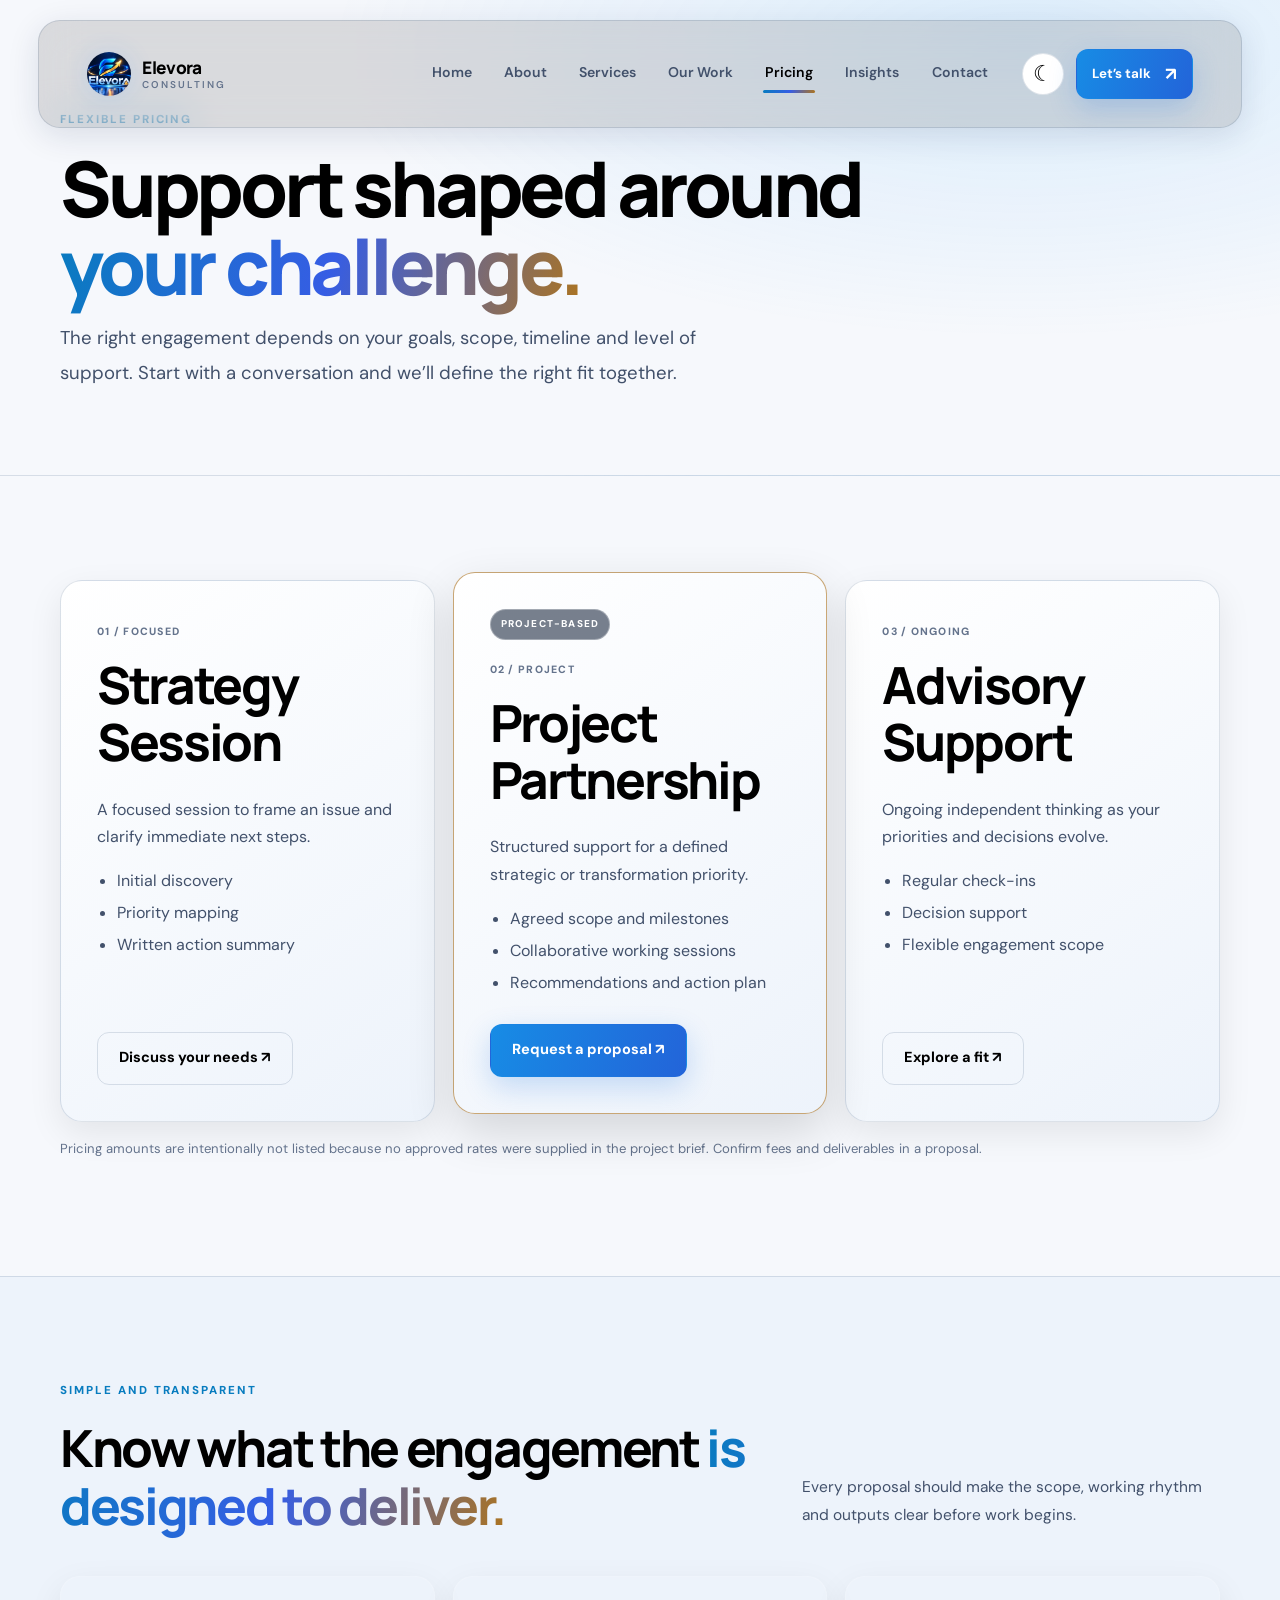
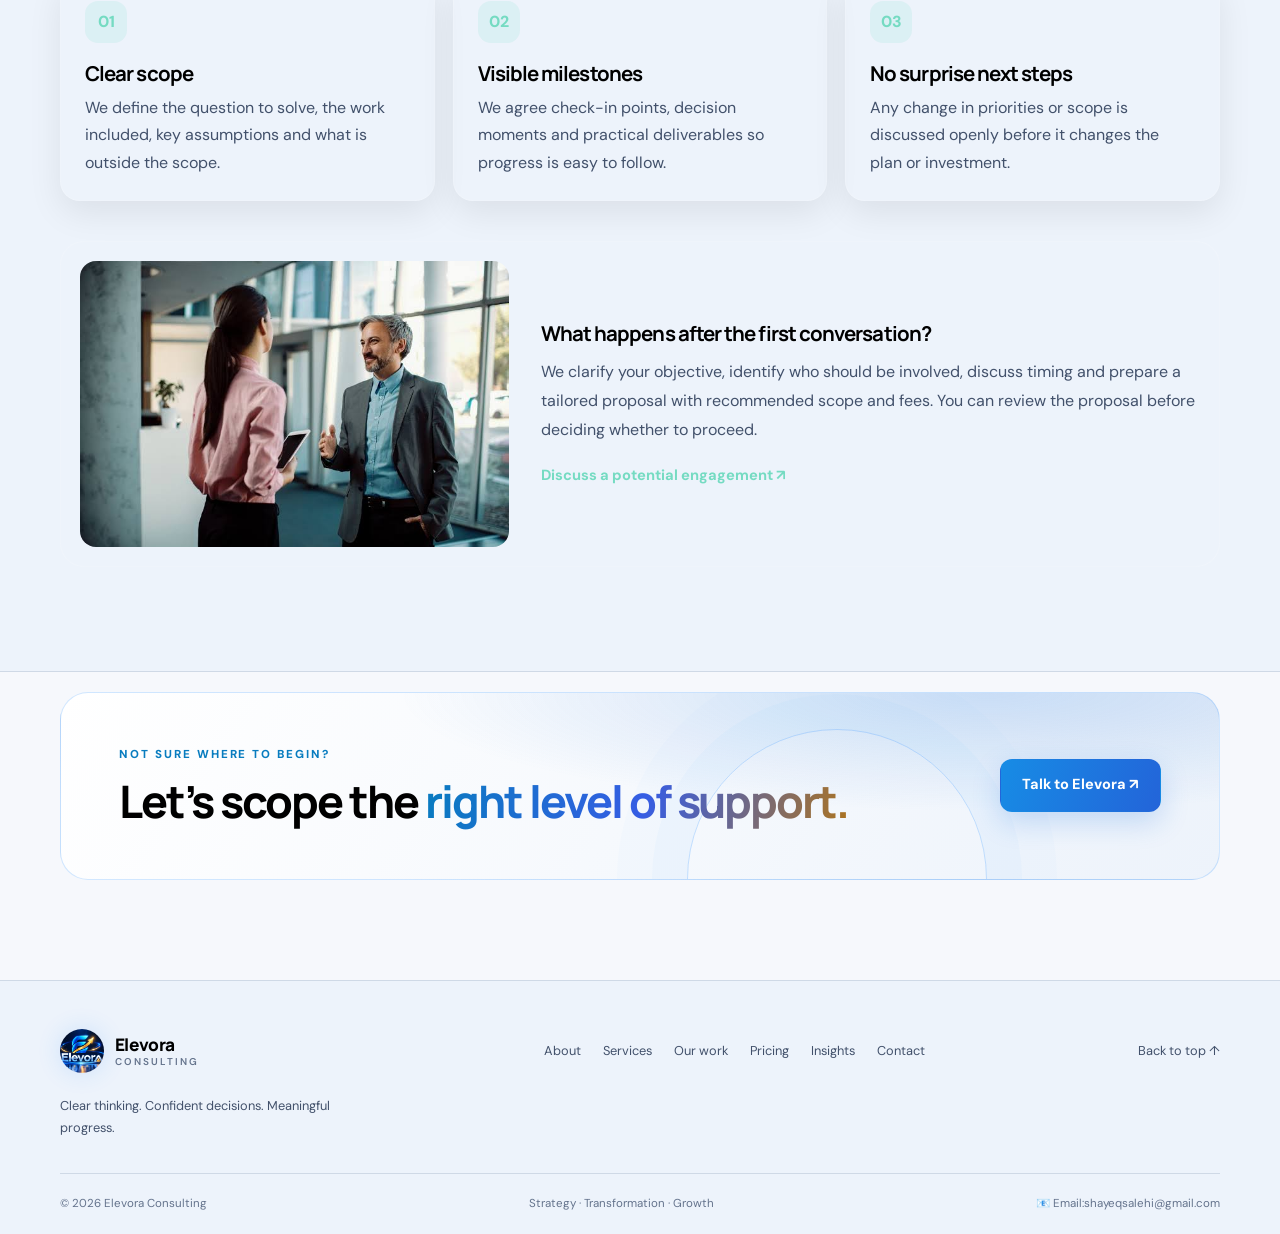
<file: pricing.html>
<!doctype html>
<html lang="en">
<head>
     <meta charset="UTF-8">
     <meta name="viewport" content="width=device-width, initial-scale=1">
     <meta name="theme-color" content="#081225">
     <meta name="description" content="Explore flexible consulting engagement formats from Elevora Consulting.">
     <title>Pricing | Elevora Consulting</title>
     
     <script src="theme-init.js"></script>
    
    <link rel="preconnect" href="https://fonts.googleapis.com">
    <link rel="preconnect" href="https://fonts.gstatic.com" crossorigin>
    <link href="https://fonts.googleapis.com/css2?family=DM+Sans:wght@400;500;600;700&family=Manrope:wght@400;500;600;700;800&display=swap" rel="stylesheet">
     
     <link rel="stylesheet" href="style.css">
    </head>
    <body>

<a class="skip-link" href="#main">
    Skip to content
</a>

  <!-- Site header: brand and responsive navigation -->
  <header class="site-header">
    <div class="container nav-wrap">
        <a class="brand" href="index.html" aria-label="Elevora Consulting home">
            <img src="assets/logo/elevora-logo-wide.jpg" alt="" class="brand-mark">
            <span class="brand-name">
                Elevora
                <span>
                    Consulting
                </span>
            </span>
        </a>
        <button class="menu-toggle" type="button" aria-expanded="false" aria-controls="primary-nav" aria-label="Open navigation">
            ☰
        </button>
        <nav class="primary-nav" id="primary-nav" aria-label="Main navigation">
            <a href="index.html" data-page="index.html">Home</a>
            <a href="about.html" data-page="about.html">About</a>
            <a href="services.html" data-page="services.html">Services</a>
            <a href="case-studies.html" data-page="case-studies.html">Our Work</a>
            <a href="pricing.html" data-page="pricing.html">Pricing</a>
            <a href="insights.html" data-page="insights.html">Insights</a>
            <a href="contact.html" data-page="contact.html">Contact</a>
        </nav>
        
        <div class="nav-actions">
       <button class="theme-toggle" type="button" aria-label="Switch to light mode" title="Switch theme">
        <span class="theme-icon">
            ☼
        </span>
    </button>
    <a class="button button-small nav-cta" href="contact.html">
        Let’s talk 
        <span>
            ↗
        </span>
    </a>
</div>
</div>
</header>

  <!-- Main content: page-specific sections -->
  <main id="main">
    
  <!-- Section 1: Support shaped around your challenge. -->
  <section class="page-hero">
        <div class="container">
            <p class="eyebrow">Flexible pricing</p>
            <h1>Support shaped around <span class="gradient-text">your challenge.</span>
            </h1>
            <p class="hero-lead">The right engagement depends on your goals, scope,
                 timeline and level of support.
                  Start with a conversation and we’ll define the right fit together.
                </p>
            </div>
        </section>
        
  <!-- Section 2: Strategy Session -->
  <section class="section-space">
            <div class="container">
                <div class="pricing-grid">
                    <article class="pricing-card">
                        <span class="card-index">
                            01 / FOCUSED
                        </span>
                        <h2>
                            Strategy Session
                        </h2>
                        <p>
                            A focused session to frame an issue and clarify immediate next steps.
                        </p>
                        <ul>
                            <li>
                                Initial discovery
                            </li>
                            <li>
                                Priority mapping
                            </li>
                            <li>
                                Written action summary
                            </li>
                        </ul>
                        <a class="button button-outline" href="contact.html">
                            Discuss your needs ↗
                        </a>
                    </article>
                    <article class="pricing-card pricing-featured">
                        <span class="pill">PROJECT-BASED</span>
                        <span class="card-index">02 / PROJECT</span>
                        <h2>Project Partnership</h2>
                        <p>
                            Structured support for a defined strategic or transformation priority.
                        </p>
                        <ul>
                            <li>
                                Agreed scope and milestones
                            </li>
                            <li>
                                Collaborative working sessions
                            </li>
                            <li>
                                Recommendations and action plan
                            </li>
                        </ul>
                        <a class="button" href="contact.html">
                            Request a proposal ↗
                        </a>
                    </article>

                    <article class="pricing-card">
                        <span class="card-index">
                            03 / ONGOING
                        </span>
                        <h2>
                            Advisory Support
                        </h2>
                        <p>
                            Ongoing independent thinking as your priorities and decisions 
                            evolve.
                        </p>
                        <ul>
                            <li>
                                Regular check-ins
                            </li>
                            <li>
                                Decision support
                            </li>
                            <li>
                                Flexible engagement scope
                            </li>
                        </ul>
                        <a class="button button-outline" href="contact.html">
                            Explore a fit ↗
                        </a>
                    </article>
                </div>
                <p class="module-note">
                    Pricing amounts are intentionally not listed because no approved rates were
                     supplied in the project brief. 
                     Confirm fees and deliverables in a proposal.
                    </p>
                </div>
            </section>

  <!-- Section 3: Know what the engagement is designed to deliver. -->
  <section class="section-space section-tint">
    <div class="container">
        <div class="section-heading">
            <div>
                <p class="eyebrow">Simple and transparent</p>
                <h2>Know what the engagement 
                <span class="gradient-text">
                is designed to deliver.
                </span>
                </h2>
            </div>
            <p class="section-intro">
                Every proposal should make the scope,
                 working rhythm and outputs clear before work begins.
                </p>
            </div>
            <div class="value-grid">
                <article class="value-card">
                    <span>01</span>
                    <h3>Clear scope</h3>
                    <p>
                        We define the question to solve,
                         the work included, key assumptions and what is outside the
                          scope.
                        </p>
                    </article>
                    <article class="value-card">
                        <span>02</span>
                        <h3>Visible milestones</h3>
                        <p>
                            We agree check-in points, decision moments and practical
                             deliverables so progress is easy to follow.
                            </p>
                        </article>
                        <article class="value-card">
                            <span>03</span>
                            <h3>No surprise next steps</h3>
                            <p>
                                Any change in priorities or scope is discussed openly before it changes the plan or investment.
                            </p>
                        </article>
                    </div>
                    <div class="pricing-note-panel">
                        <img src="assets/consulthing-elevora-img/images-pricing (25).jfif" alt="Illustration of planning and project milestones" loading="lazy"><div><h3>What happens after the first conversation?</h3><p>We clarify your objective, identify who should be involved, discuss timing and prepare a tailored proposal with recommended scope and fees. You can review the proposal before deciding whether to proceed.

                        </p>
                        <a class="text-link" href="contact.html">Discuss a potential engagement ↗</a>
                    </div>
                </div>
            </div>
        </section>

  <!-- Section 4: Let’s scope the right level of support. -->
  <section class="cta-section">
                <div class="container cta-box">
                    <div>
                        <p class="eyebrow">
                            Not sure where to begin?
                        </p>
                        <h2>
                            Let’s scope the 
                            <span class="gradient-text">
                                right level of support.
                            </span>
                        </h2>
                    </div>
                    <a class="button" href="contact.html">
                        Talk to Elevora ↗
                    </a>
                    <div class="cta-orb">

                    </div>
                </div>
            </section>
        </main>

  <!-- Site footer: supporting links and copyright -->
  <footer class="site-footer">
    <div class="container footer-top">
        <div class="footer-brand">
            <a class="brand" href="index.html">
                <img src="assets/logo/elevora-logo-wide.jpg" alt="" class="brand-mark">
                <span class="brand-name">
                    Elevora
                    <span>
                        Consulting
                    </span>
                </span>
            </a>
            <p>
                Clear thinking. Confident decisions. Meaningful progress.
            </p>
        </div>
        <div class="footer-links">
            <a href="about.html">About</a>
            <a href="services.html">Services</a>
            <a href="case-studies.html">Our work</a>
            <a href="pricing.html">Pricing</a>
            <a href="insights.html">Insights</a>
            <a href="contact.html">Contact</a>
        </div>
        <a class="back-top" href="#main">
        Back to top ↑</a>
    </div>

    <div class="container footer-bottom">
        <span>© <span id="current-year">2026</span> Elevora Consulting</span>
        <span>
            Strategy · Transformation · Growth
        </span>
        <a href="mailto:shayeqsalehi@gmail.com">📧 Email:shayeqsalehi@gmail.com</a>
    </div>
</footer>
<script src="script.js"></script>
</body>
</html>
</file>
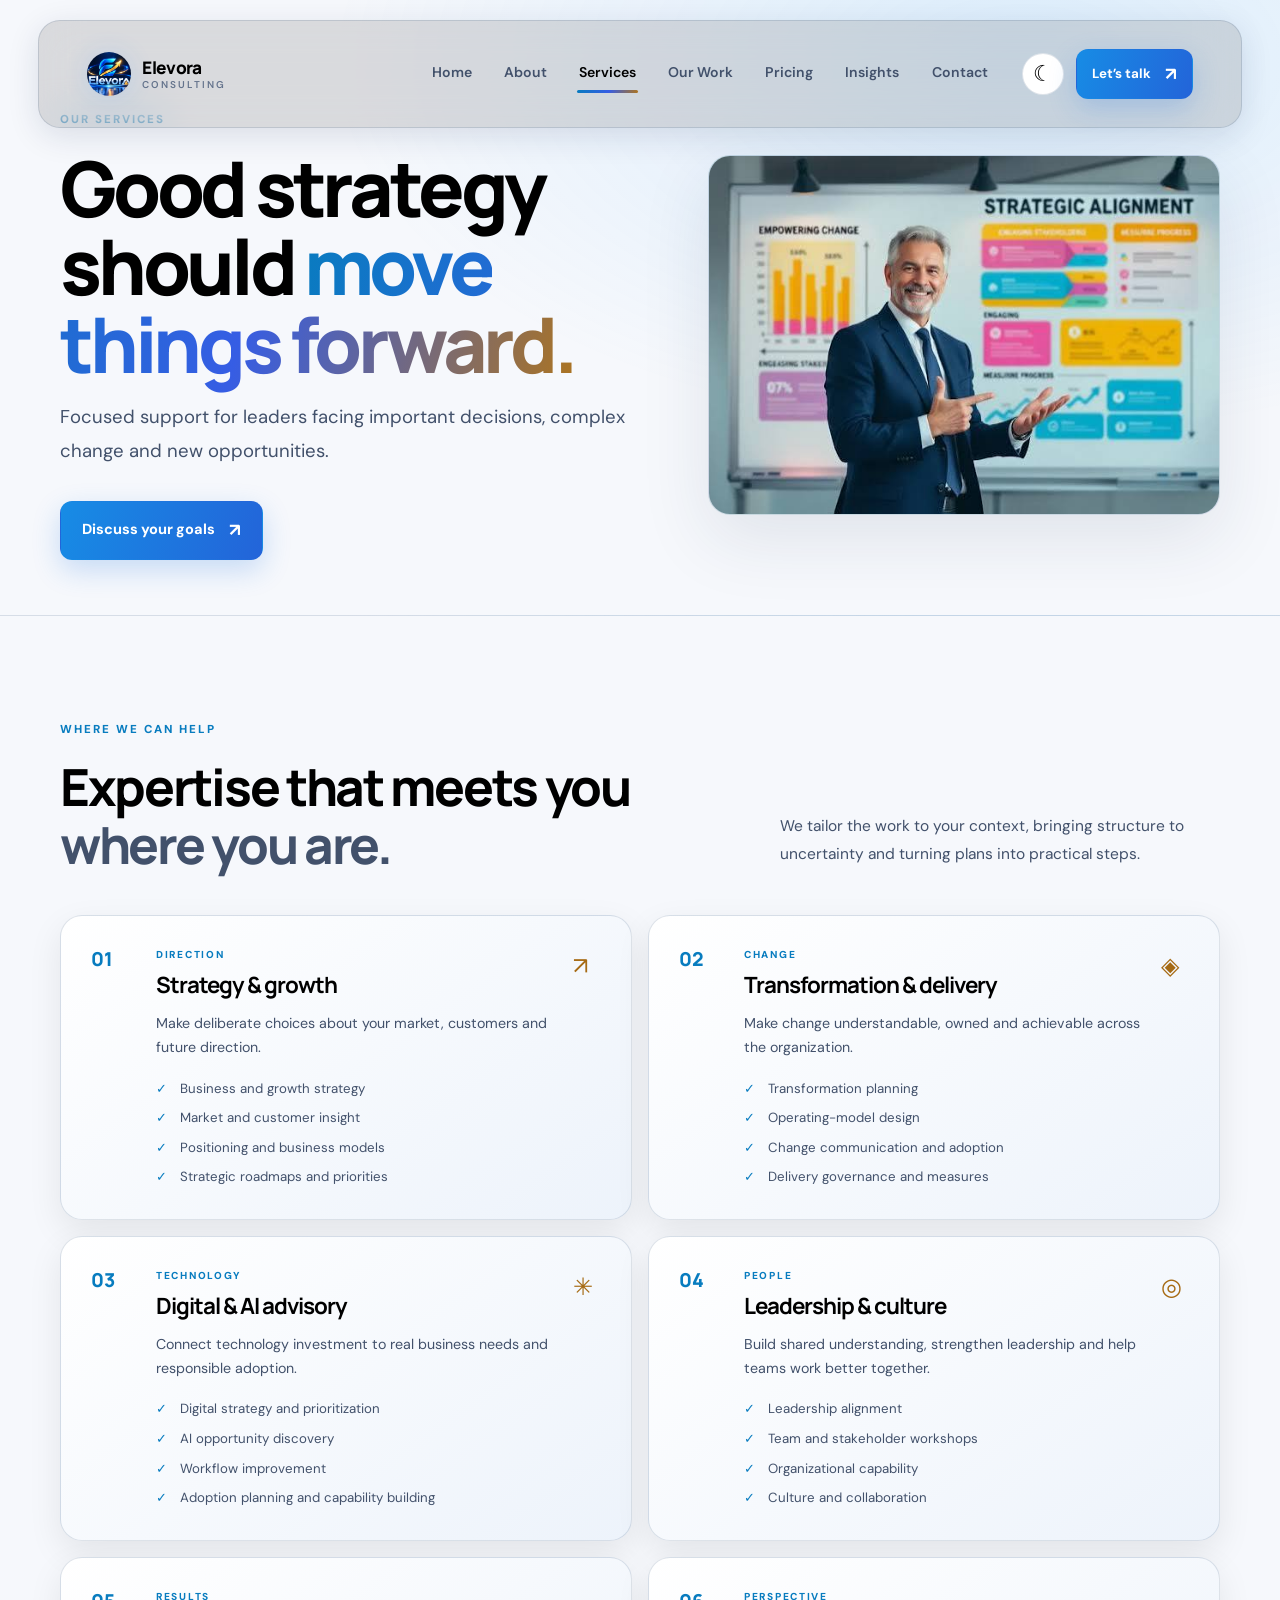
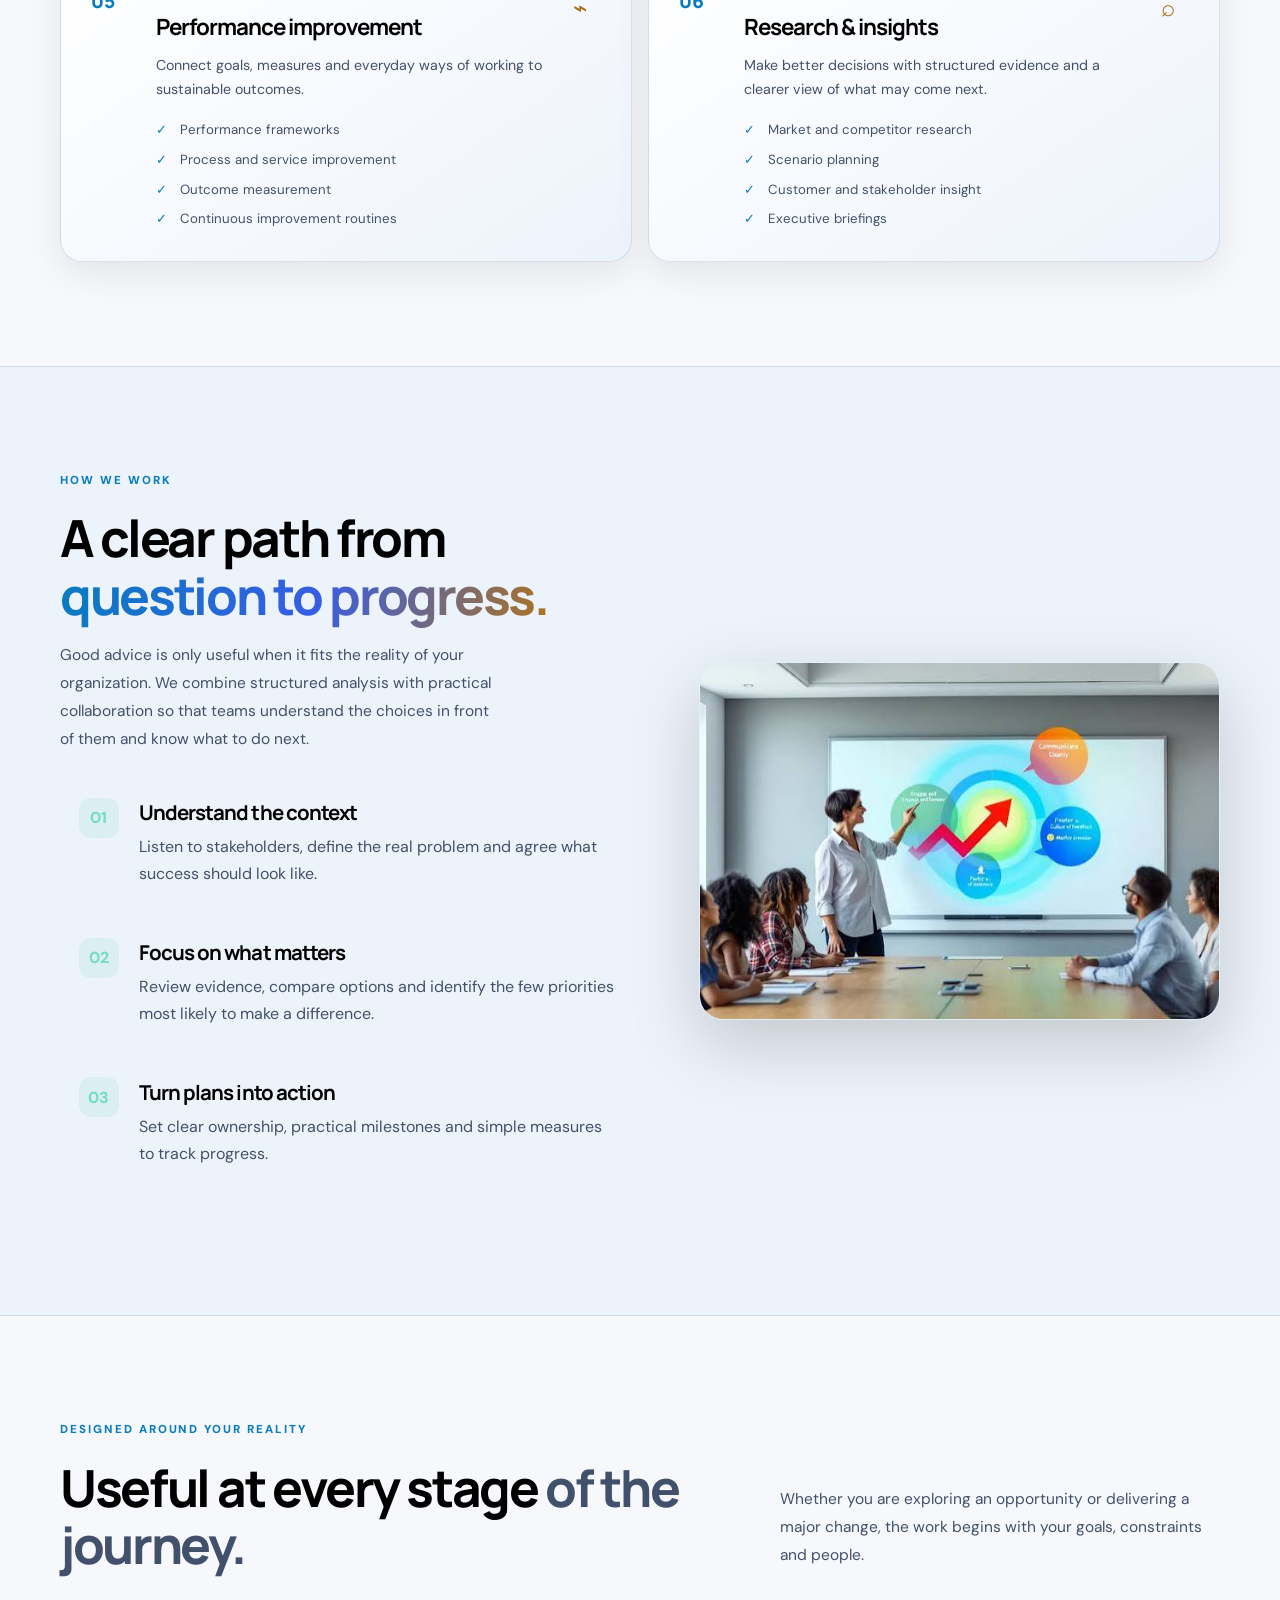
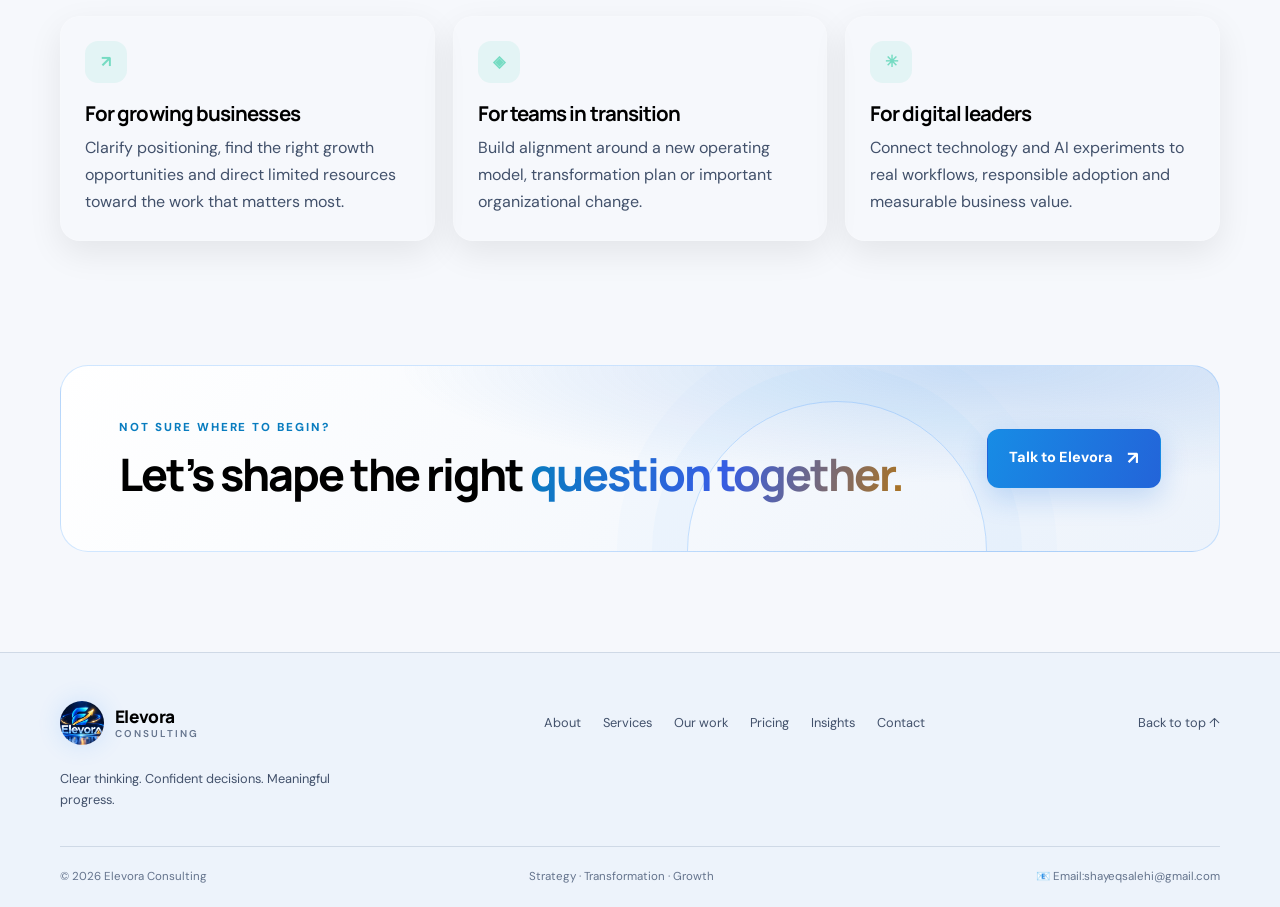
<file: services.html>
<!doctype html>
<html lang="en">
<head>
  <meta charset="UTF-8">
  <meta name="viewport" content="width=device-width, initial-scale=1">
  <meta name="theme-color" content="#081225">
  <meta name="description" content="Elevora Consulting helps ambitious teams turn complex challenges into clear strategy and measurable progress.">
  <title>Services | Elevora Consulting</title>
  <script src="theme-init.js"></script>
<link rel="preconnect" href="https://fonts.googleapis.com">
  <link rel="preconnect" href="https://fonts.gstatic.com" crossorigin>
  <link href="https://fonts.googleapis.com/css2?family=DM+Sans:wght@400;500;600;700&family=Manrope:wght@400;500;600;700;800&display=swap" rel="stylesheet">
  <link rel="stylesheet" href="style.css">
</head>

<body>

  <!-- Shared site header: logo, page navigation, theme control and mobile menu -->

  <a class="skip-link" href="#main">Skip to content</a>

  <!-- Site header: brand and responsive navigation -->
  <header class="site-header">
    <div class="container nav-wrap">
      <a class="brand" href="index.html" aria-label="Elevora Consulting home">
        <img src="assets/logo/elevora-logo-wide.jpg" alt="" class="brand-mark">
        <span class="brand-name">Elevora<span>Consulting</span></span>
      </a>
      <button class="menu-toggle" type="button" aria-expanded="false" aria-controls="primary-nav" aria-label="Open navigation">
        ☰
      </button>

      <nav class="primary-nav" id="primary-nav" aria-label="Main navigation">
        <a href="index.html" data-page="index.html">Home</a>
        <a href="about.html" data-page="about.html">About</a>
        <a href="services.html" data-page="services.html">Services</a>
        <a href="case-studies.html" data-page="case-studies.html">Our Work</a>
        <a href="pricing.html" data-page="pricing.html">Pricing</a>
        <a href="insights.html" data-page="insights.html">Insights</a>
        <a href="contact.html" data-page="contact.html">Contact</a>
      </nav>
      <div class="nav-actions">

        <button class="theme-toggle" type="button" aria-label="Switch to light mode" title="Switch theme">
          <span class="theme-icon">☼</span>
        </button>
        <a class="button button-small nav-cta" href="contact.html">
          Let’s talk 
          <span aria-hidden="true">↗</span>
        </a>
      </div>
    </div>
  </header>

  <!-- Main content: page-specific sections -->
  <main id="main">

  <!-- Page introduction -->

  <!-- Section 1: Good strategy should move things forward. -->
  <section class="page-hero">
    <div class="container page-hero-grid">
      <div>
        <p class="eyebrow">
          Our services
        </p>
        <h1>
          Good strategy should 
          <span class="gradient-text">
            move things forward.
          </span>
        </h1>
        <p class="hero-lead">
          Focused support for leaders facing important decisions,
           complex change and new opportunities.
          </p>
          <a class="button" href="contact.html">
            Discuss your goals 
            <span>↗</span>
          </a>
        </div>
        <img src="assets/consulthing-elevora-img/progress (9).jfif" loading="lazy" decoding="async" onerror="this.onerror=null;this.src='assets/images/insights.svg';" alt="Modern collaborative workspace with natural light">
      </div>
    </section>

  <!-- Section 2: Expertise that meets you where you are. -->
  <section class="section-space">
    <div class="container">
    <div class="section-heading">
      <div>
        <p class="eyebrow">
          Where we can help
        </p>
        <h2>
          Expertise that meets you 
          <span class="muted-heading">
            where you are.
          </span>
        </h2>
      </div>
      <p class="section-intro">
        We tailor the work to your context, 
        bringing structure to uncertainty and turning plans into practical steps.
      </p>
    </div>

    <div class="service-detail-grid">
      <article class="service-detail" id="strategy">
        <span class="detail-number">01</span>
        <div>
          <p class="eyebrow">
            Direction
          </p>
          <h3>
            Strategy & growth
          </h3>
          <p>
            Make deliberate choices about your market,
             customers and future direction.
            </p>
            <ul>
              <li>
                Business and growth strategy
              </li>
              <li>
                Market and customer insight
              </li>
              <li>
                Positioning and business models
              </li>
              <li>
                Strategic roadmaps and priorities
              </li>
            </ul>
          </div>
          <span class="detail-icon">↗</span>
        </article>

      <article class="service-detail" id="transformation">
        <span class="detail-number">02</span>
        <div>
          <p class="eyebrow">Change</p>
          <h3>Transformation & delivery</h3>
          <p>
            Make change understandable, 
            owned and achievable across the organization.
          </p>
          <ul>
            <li>
              Transformation planning
            </li>
            <li>
              Operating-model design
            </li>
            <li>
              Change communication and adoption
            </li>
            <li>
              Delivery governance and measures
            </li>
          </ul>
        </div>
        <span class="detail-icon">◈</span>
      </article>

      <article class="service-detail" id="digital">
        <span class="detail-number">03</span>
        <div>
          <p class="eyebrow">Technology</p>
          <h3>Digital & AI advisory</h3>
          <p>Connect technology investment to real business needs and responsible adoption.</p>
          <ul>
            <li>
              Digital strategy and prioritization
            </li>
            <li>
              AI opportunity discovery
            </li>
            <li>
              Workflow improvement
            </li>
            <li>
              Adoption planning and capability building
            </li>
          </ul>
        </div>
        <span class="detail-icon">
          ✳
        </span>
      </article>

      <article class="service-detail" id="people">
        <span class="detail-number">
          04
        </span>
        <div>
          <p class="eyebrow">People</p>
          <h3>Leadership & culture</h3>
          <p>Build shared understanding,
             strengthen leadership and help teams work better together.
            </p>
            <ul>
              <li>
                Leadership alignment
              </li>
              <li>
                Team and stakeholder workshops
              </li>
              <li>
                Organizational capability
              </li>
              <li>
                Culture and collaboration
              </li>
            </ul>
          </div>
          <span class="detail-icon">◎</span>
        </article>

      <article class="service-detail" id="performance">
        <span class="detail-number">05</span>
        <div>
          <p class="eyebrow">Results</p>
          <h3>Performance improvement</h3>
          <p>
            Connect goals, measures and everyday ways of working to sustainable outcomes.
          </p>
          <ul>
            <li>
              Performance frameworks
            </li>
            <li>
              Process and service improvement
            </li>
            <li>
              Outcome measurement
            </li>
            <li>
              Continuous improvement routines
            </li>
          </ul>
        </div>
        <span class="detail-icon">⌁</span>
      </article>

      <article class="service-detail" id="research">
        <span class="detail-number">06</span>
        <div>
          <p class="eyebrow">Perspective</p>
          <h3>Research & insights</h3>
          <p>Make better decisions with structured evidence and a clearer view of what 
            may come next.
          </p>
          <ul>
            <li>
              Market and competitor research
            </li>
            <li>
              Scenario planning
            </li>
            <li>
              Customer and stakeholder insight
            </li>
            <li>
              Executive briefings
            </li>
          </ul>
        </div>
        <span class="detail-icon">⌕</span>
      </article>
    </div>
  </div>
</section>

  <!-- Section 3: A clear path from question to progress. -->
  <section class="section-space section-tint">
    <div class="container content-feature-grid">
      <div>
        <p class="eyebrow">How we work</p>
        <h2>
          A clear path from 
          <span class="gradient-text">
            question to progress.
          </span>
        </h2>
        <p class="section-intro">
          Good advice is only useful when it fits the reality of your organization.
           We combine structured analysis with practical collaboration 
           so that teams understand the choices in front of them and know what to do next.
          </p>
          <div class="process-steps">
            <article>
              <span>01</span>
              <div>
                <h3>Understand the context</h3>
                <p>Listen to stakeholders,
                   define the real problem and agree what success should look like.
                  </p>
                </div>
              </article>
              <article>
                <span>02</span>
                <div>
                  <h3>
                    Focus on what matters
                  </h3>
                  <p>
                    Review evidence,
                     compare options and identify the few priorities most likely to make a
                      difference.
                    </p>
                  </div>
                </article>
                <article>
                  <span>03</span>
                  <div>
                    <h3>
                      Turn plans into action
                    </h3>
                    <p>
                      Set clear ownership, 
                      practical milestones and simple measures to track progress.
                    </p>
                  </div>
                </article>
              </div>
            </div>
            <img class="feature-illustration" src="assets/consulthing-elevora-img/progress(11).jfif" alt="Illustration of a structured strategy and progress dashboard" loading="lazy">
          </div>
        </section>

  <!-- Section 4: Useful at every stage of the journey. -->
  <section class="section-space">
    <div class="container">
      <div class="section-heading">
        <div>
          <p class="eyebrow">
            Designed around your reality
          </p>
          <h2>
            Useful at every stage 
            <span class="muted-heading">
              of the journey.
            </span>
          </h2>
        </div>
        <p class="section-intro">
          Whether you are exploring an opportunity or 
          delivering a major change, the work begins with 
          your goals, constraints and people.
        </p>
      </div>
      <div class="value-grid">
        <article class="value-card">
          <span>↗</span>
          <h3>
            For growing businesses
          </h3>
          <p>
            Clarify positioning, 
            find the right growth 
            opportunities and 
            direct limited resources toward the work that matters most.
          </p>
        </article>
        <article class="value-card">
          <span>◈</span>
          <h3>For teams in transition</h3>
          <p>Build alignment around a new operating model,
             transformation plan or important organizational change.
            </p>
          </article>
          <article class="value-card">
            <span>✳</span>
            <h3>For digital leaders</h3>
            <p>Connect technology and AI experiments to real workflows,
               responsible adoption and measurable business value.
              </p>
            </article>
          </div>
        </div>
      </section>

  <!-- Section 5: Let’s shape the right question together. -->
  <section class="cta-section">
    <div class="container cta-box">
      <div>
        <p class="eyebrow">
          Not sure where to begin?
        </p>
        <h2>
          Let’s shape the right 
          <span class="gradient-text">
            question together.
          </span>
        </h2>
      </div>
      <a class="button" href="contact.html">
        Talk to Elevora 
        <span>↗</span>
      </a>
      <div class="cta-orb">
      </div>
    </div>
  </section>
  </main>

  <!-- Shared footer keeps navigation and brand details consistent across pages -->

  <!-- Site footer: supporting links and copyright -->
  <footer class="site-footer">
    <div class="container footer-top">
      <div class="footer-brand">
        <a class="brand" href="index.html">
          <img src="assets/logo/elevora-logo-wide.jpg" alt="" class="brand-mark">
          <span class="brand-name">Elevora<span>Consulting</span></span>
        </a>
        <p>Clear thinking. Confident decisions. Meaningful progress.</p>
      </div>
      <div class="footer-links">
        <a href="about.html">About</a>
        <a href="services.html">Services</a>
        <a href="case-studies.html">Our work</a>
        <a href="pricing.html">Pricing</a>
        <a href="insights.html">Insights</a>
        <a href="contact.html">Contact</a>
      </div>
      <a class="back-top" href="#main">Back to top ↑</a>
    </div>
    <div class="container footer-bottom"><span>© 
      <span id="current-year">2026</span>
       Elevora Consulting</span>
       <span>Strategy · Transformation · Growth</span>
       <a href="mailto:shayeqsalehi@gmail.com">📧 Email:shayeqsalehi@gmail.com</a></div>
  </footer>
  <script src="script.js"></script>
</body>
</html>
</file>
<file: style.css>
/* =====================================================================
   ELEVORA CONSULTING — SHARED DESIGN SYSTEM
   Quick guide:
   1. Press Ctrl + F to find a section or class name.
   2. Change the color variables near the top to update the whole website.
   3. Each numbered comment marks a main part of the design.
   4. Responsive rules control how the website looks on smaller screens.
   5. These comments explain the code in simple English.
   ===================================================================== */
/* 1. Design tokens: deep navy, electric blue and warm gold */
:root {
  color-scheme: dark;
  --page: #071124;
  --page-soft: #0a1730;
  --surface: #0e1c35;
  --surface-raised: #122442;
  --text: #f5f5f5;
  --text-soft: #b4c1d8;
  --muted: #8192b0;
  --line: rgba(167, 194, 238, .15);
  --blue: #36a7ff;
  --blue-bright: #70d5ff;
  --gold: #ffc66d;
  --gradient: linear-gradient(105deg, #70d5ff 0%, #368fff 48%, #ffd17b 100%);
  --header: rgba(7, 17, 36, .82);
  --shadow: 0 24px 70px rgba(0, 0, 0, .25);
  --radius: 22px;
}
:root[data-theme="light"] {
  color-scheme: light;
  --page: #f6f8fc;
  --page-soft: #edf3fb;
  --surface: #ffffff;
  --surface-raised: #f4f7fc;
  --text: #000000;
  --text-soft: #42516b;
  --muted: #64738c;
  --line: rgba(27, 57, 101, .14);
  --blue: #096fc5;
  --blue-bright: #087cbf;
  --gold: #a66a13;
  --gradient: linear-gradient(105deg, #087cbf 0%, #365de4 52%, #ad741f 100%);
  --header: rgba(246, 248, 252, .88);
  --shadow: 0 24px 70px rgba(26, 48, 83, .10);
}
/* 2. Reset and base typography */
* {
  box-sizing: border-box;
}
html {
  scroll-behavior: smooth;
  scroll-padding-top: 100px;
}
body {
  margin: 0;
  background: var(--page);
  color: var(--text);
  font-family: "DM Sans", sans-serif;
  line-height: 1.7;
  transition: background .25s, color .25s;
}
body,
button,
input,
textarea,
select {
  font-family: "DM Sans", sans-serif;
}
img {
  display: block;
  max-width: 100%;
}
a {
  color: inherit;
  text-decoration: none;
}
button, input, textarea, select {
  font: inherit;
}
button, a, input, textarea, select {
  -webkit-tap-highlight-color: transparent;
}
button:focus-visible,
 a:focus-visible, input:focus-visible,
  textarea:focus-visible,
  select:focus-visible {
  outline: 3px solid var(--blue-bright);
  outline-offset: 4px;
}
::selection {
  background: rgba(54, 167, 255, .32);
}
.container {
  width: min(1160px, calc(100% - 48px));
  margin-inline: auto;
}
h1, h2, h3, p {
  margin-top: 0;
}
h1, h2, h3 {
  font-family: "Manrope", sans-serif;
  letter-spacing: -.045em;
}
h1 {
  font-size: clamp(2.9rem, 6vw, 5.55rem);
  line-height: 1.03;
  font-weight: 800;
  margin-bottom: 25px;
}
h2 {
  font-size: clamp(2.1rem, 4vw, 3.55rem);
  line-height: 1.12;
  font-weight: 750;
  margin-bottom: 18px;
}
h3 {
  font-size: 1.28rem;
  line-height: 1.3;
  margin-bottom: 12px;
}
p {
  color: var(--text-soft);
}
.gradient-text {
  background: var(--gradient);
  -webkit-background-clip: text;
  background-clip: text;
  color: transparent;
}
.muted-heading {
  color: var(--text-soft);
}
.eyebrow {
  display: flex;
  align-items: center;
  gap: 10px;
  color: var(--blue-bright);
  text-transform: uppercase;
  font-size: .72rem;
  font-weight: 800;
  letter-spacing: .17em;
  margin-bottom: 19px;
}
.eyebrow-dot {
  width: 7px;
  height: 7px;
  border-radius: 50%;
  background: var(--gold);
  box-shadow: 0 0 18px var(--gold);
}
.skip-link {
  position: absolute;
  z-index: 1000;
  left: 12px;
  top: -60px;
  padding: 10px 16px;
  border-radius: 8px;
  background: var(--surface);
  color: var(--text);
}
.skip-link:focus {
  top: 12px;
}
/* 3. Header and navigation */
.site-header {
  position: fixed;
  top: 20px;
  left: 3%;
  width: 94%;
  z-index: 1000;
  box-sizing: border-box;
  background: rgba(95, 94, 94, 0.189);
  backdrop-filter: blur(20px);
  -webkit-backdrop-filter: blur(20px);
  border: 1px solid rgba(255, 255, 255, 0.7);
  border-radius: 22px;
  box-shadow: 0 8px 32px rgba(15, 35, 70, 0.12);
  padding: 12px 24px;
  transition: all 0.35s ease;
}
.nav-wrap {
  min-height: 82px;
  display: flex;
  align-items: center;
  gap: 32px;
}
.brand {
  display: inline-flex;
  align-items: center;
  gap: 11px;
  flex-shrink: 0;
}
.brand-mark {
  width: 44px;
  height: 44px;
  object-fit: cover;
  object-position: center;
  border-radius: 50%;
  box-shadow: 0 0 25px rgba(45, 144, 255, .16);
}
.brand-name {
  font: 800 1.08rem/1.1 "Manrope", sans-serif;
  letter-spacing: -.04em;
}
.brand-name span {
  display: block;
  margin-top: 3px;
  color: var(--muted);
  font: 600 .62rem/1 "DM Sans", sans-serif;
  letter-spacing: .2em;
  text-transform: uppercase;
}
/* Navigation: menu layout and active underline. */
.primary-nav {
  display: flex;
  align-items: center;
  justify-content: center;
  gap: clamp(15px, 2.2vw, 30px);
  margin-left: auto;
}
.primary-nav a {
  position: relative;
  color: var(--text-soft);
  font-size: .88rem;
  font-weight: 600;
  transition: color .2s;
}
.primary-nav a::after {
  position: absolute;
  right: 0;
  bottom: -9px;
  left: 0;
  height: 2px;
  content: "";
  transform: scaleX(0);
  transform-origin: left;
  background: var(--gradient);
  transition: transform .2s;
}
.primary-nav a:hover,
.primary-nav a.active {
  /* color: var(--text); */
  background: rgba(255, 255, 255, 0.82);
  box-shadow: 0 12px 40px rgba(15, 35, 70, 0.18);
}
.primary-nav
a.active::after,
 .primary-nav a:hover::after {
  transform: scaleX(1);
}
.nav-actions {
  display: flex;
  align-items: center;
  gap: 12px;
}
.theme-toggle,
 .menu-toggle {
  display: grid;
  place-items: center;
  width: 42px;
  height: 42px;
  color: var(--text);
  background: var(--surface);
  border: 1px solid var(--line);
  border-radius: 50%;
  cursor: pointer;
}
.theme-toggle {
  font-size: 1.35rem;
}
.menu-toggle {
  display: none;
  font-size: 1.3rem;
}
.button {
  display: inline-flex;
  align-items: center;
  justify-content: center;
  gap: 14px;
  min-height: 52px;
  padding: 13px 21px;
  border: 1px solid transparent;
  border-radius: 12px;
  background: linear-gradient(110deg, #178ce5, #2364d9);
  color: #fff;
  font-weight: 750;
  font-size: .91rem;
  box-shadow: 0 10px 28px rgba(28, 115, 225, .22);
  cursor: pointer;
  transition: transform .2s, box-shadow .2s, filter .2s;
}
.button:hover {
  /* transform: translateY(-2px);
  box-shadow: 0 15px 34px rgba(28, 115, 225, .3);
  filter: brightness(1.06); */

  background:rgba(#0191ff);
  box-shadow: 0 12px 40px rgba(15, 35, 70, 0.18);
}
.button span {
  font-size: 1.12rem;
}
.button-small {
  min-height: 42px;
  padding: 9px 15px;
  font-size: .83rem;
}
.button-outline {
  background: transparent;
  color: var(--text);
  border-color: var(--line);
  box-shadow: none;
}
.button-outline:hover {
  background: var(--surface);
}
.text-link {
  display: inline-flex;
  align-items: center;
  gap: 10px;
  color: var(--text);
  font-weight: 700;
  font-size: .92rem;
}
.text-link span {
  color: var(--blue-bright);
  font-size: 1.25rem;
  transition: transform .2s;
}
.text-link:hover span {
  transform: translateX(4px);
}
/* 4. Homepage hero */
.hero-section {
  position: relative;
  overflow: hidden;
  padding: 88px 0 28px;
  background: radial-gradient(ellipse at 77% 28%, rgba(20, 83, 170, .18), transparent 42%), var(--page);
}
.hero-layout {
  position: relative;
  z-index: 1;
  display: grid;
  grid-template-columns: 1.02fr .98fr;
  align-items: center;
  gap: 58px;
}
.hero-copy {
  padding: 12px 0 30px;
}
.hero-copy h1 {
  max-width: 700px;
}
.hero-lead {
  max-width: 620px;
  font-size: clamp(1rem, 1.5vw, 1.16rem);
  line-height: 1.85;
  margin-bottom: 30px;
}
.hero-actions {
  display: flex;
  flex-wrap: wrap;
  align-items: center;
  gap: 25px;
}
.trust-row {
  display: flex;
  align-items: center;
  gap: 14px;
  margin-top: 42px;
}
.trust-row p {
  font-size: .78rem;
  line-height: 1.55;
  margin: 0;
}
.trust-row strong {
  color: var(--text);
  font-size: .87rem;
}
.avatar-stack {
  display: flex;
  padding-left: 3px;
}
.avatar-stack span {
  display: grid;
  place-items: center;
  width: 35px;
  height: 35px;
  margin-left: -4px;
  border: 2px solid var(--page);
  border-radius: 50%;
  background: linear-gradient(140deg, #183a6d, #1584c9);
  color: white;
  font-size: .62rem;
  font-weight: 800;
}
.avatar-stack span:nth-child(2) {
  background: linear-gradient(140deg, #6a4b22, #d49b43);
}
.avatar-stack span:nth-child(3) {
  background: linear-gradient(140deg, #344b6c, #6c83ab);
}
.hero-visual {
  position: relative;
  min-height: 500px;
  display: flex;
  align-items: center;
  justify-content: center;
}
.hero-photo {
  position: absolute;
  inset: 18px 5px 18px 24px;
  width: calc(100% - 29px);
  height: calc(100% - 36px);
  object-fit: cover;
  border-radius: 34px;
  border: 1px solid rgba(160, 199, 255, .3);
  box-shadow: var(--shadow);
}
.visual-shade {
  position: absolute;
  inset: 18px 5px 18px 24px;
  border-radius: 34px;
  background: linear-gradient(180deg, rgba(5, 15, 35, .02) 15%, rgba(5, 15, 35, .65) 100%);
}
.floating-note {
  position: absolute;
  z-index: 2;
  display: flex;
  align-items: center;
  gap: 13px;
  padding: 15px 18px;
  border: 1px solid rgba(185, 212, 255, .25);
  border-radius: 16px;
  background: rgba(10, 25, 49, .82);
  backdrop-filter: blur(18px);
  box-shadow: 0 18px 45px rgba(0,0,0,.2);
  color: #fff;
}
.floating-note strong, .floating-note small {
  display: block;
}
.floating-note strong {
  font-size: .83rem;
}
.floating-note small {
  color: #c4d4ef;
  font-size: .69rem;
}
.note-top {
  top: 62px;
  left: -18px;
}
.note-bottom {
  right: -12px;
  bottom: 54px;
}
.note-icon {
  display: grid;
  place-items: center;
  width: 39px;
  height: 39px;
  border-radius: 12px;
  background: rgba(45, 157, 255, .18);
  color: #7ed6ff;
  font-size: 1.4rem;
}
.metric-ring {
  display: grid;
  place-items: center;
  width: 39px;
  height: 39px;
  border-radius: 50%;
  border: 1px solid rgba(255, 197, 106, .5);
  color: #ffd17b;
}
.orbit {
  position: absolute;
  z-index: 1;
  pointer-events: none;
  border: 1px solid transparent;
  border-radius: 50%;
}
.orbit-blue {
  inset: 2px -6px 3px 3px;
  border-top-color: rgba(65, 170, 255, .8);
  transform: rotate(-16deg);
}
.orbit-gold {
  inset: 24px 20px 22px -5px;
  border-bottom-color: rgba(255, 194, 99, .8);
  transform: rotate(17deg);
}
.hero-glow {
  position: absolute;
  width: 380px;
  height: 380px;
  border-radius: 50%;
  filter: blur(90px);
  opacity: .15;
  pointer-events: none;
}
.glow-one {
  top: -170px;
  left: 12%;
  background: #087dff;
}
.glow-two {
  right: 4%;
  bottom: -250px;
  background: #e49b35;
}
.hero-bottom {
  display: flex;
  align-items: center;
  gap: 18px;
  margin-top: 45px;
  color: var(--muted);
  font-size: .65rem;
  font-weight: 800;
  letter-spacing: .13em;
}
.hero-bottom-line {
  height: 1px;
  flex: 1;
  background: var(--line);
}
/* 5. Sections, cards and proof strip */
.proof-strip {
  border-block: 1px solid var(--line);
  background: var(--page-soft);
}
.proof-grid {
  display: grid;
  grid-template-columns: repeat(3, 1fr);
}
.proof-grid > div {
  display: flex;
  align-items: center;
  gap: 17px;
  padding: 27px 25px;
  border-right: 1px solid var(--line);
}
.proof-grid > div:first-child {
  padding-left: 0;
}
.proof-grid > div:last-child {
  border-right: 0;
}
.proof-number {
  color: var(--blue-bright);
  font: 800 1.45rem "Manrope", sans-serif;
}
.proof-grid p {
  margin: 0;
  font-size: .8rem;
}
.proof-grid strong, .proof-grid small {
  display: block;
}
.proof-grid strong {
  color: var(--text);
  font-size: .9rem;
}
.proof-grid small {
  color: var(--muted);
  margin-top: 3px;
}
.section-space {
  padding: 104px 0;
}
.section-tint {
  background: var(--page-soft);
  border-block: 1px solid var(--line);
}
.section-heading {
  display: flex;
  justify-content: space-between;
  align-items: end;
  gap: 40px;
  margin-bottom: 42px;
}
.section-heading h2 {
  margin-bottom: 0;
}
.section-intro {
  max-width: 440px;
  margin: 0 0 4px;
  font-size: .97rem;
  line-height: 1.8;
}
.service-grid {
  display: grid;
  grid-template-columns: repeat(3, 1fr);
  gap: 18px;
}
.service-card {
  position: relative;
  overflow: hidden;
  padding: 28px;
  min-height: 285px;
  border: 1px solid var(--line);
  border-radius: var(--radius);
  background: linear-gradient(145deg, var(--surface), var(--page-soft));
  transition: transform .25s, border-color .25s, box-shadow .25s;
}
.service-card::after {
  position: absolute;
  right: -48px;
  bottom: -70px;
  width: 160px;
  height: 160px;
  content: "";
  border: 1px solid var(--line);
  border-radius: 50%;
  box-shadow: 0 0 0 22px rgba(87, 154, 238, .025), 0 0 0 44px rgba(87, 154, 238, .02);
}
.service-card:hover {
  transform: translateY(-6px);
  border-color: rgba(64, 166, 255, .48);
  box-shadow: var(--shadow);
}
.card-index {
  color: var(--muted);
  font-size: .66rem;
  font-weight: 800;
  letter-spacing: .12em;
}
.service-symbol {
  display: grid;
  place-items: center;
  width: 48px;
  height: 48px;
  margin: 28px 0 20px;
  border: 1px solid rgba(61, 166, 255, .24);
  border-radius: 15px;
  background: rgba(40, 139, 231, .12);
  color: var(--blue-bright);
  font-size: 1.65rem;
}
.service-card p {
  max-width: 290px;
  font-size: .9rem;
  line-height: 1.75;
}
.card-link {
  position: relative;
  z-index: 1;
  display: inline-flex;
  align-items: center;
  gap: 10px;
  margin-top: 12px;
  color: var(--text);
  font-size: .83rem;
  font-weight: 750;
}
.card-link span {
  color: var(--blue-bright);
  transition: transform .2s;
}
.card-link:hover span {
  transform: translate(3px, -3px);
}
.center-action {
  display: flex;
  justify-content: center;
  margin-top: 34px;
}
.feature-grid {
  display: grid;
  grid-template-columns: 1.2fr .8fr;
  gap: 20px;
}
.feature-card {
  position: relative;
  overflow: hidden;
  min-height: 420px;
  border-radius: var(--radius);
  border: 1px solid var(--line);
  background: var(--surface);
}
.feature-small {
  min-height: 420px;
}
.feature-card img {
  position: absolute;
  width: 100%;
  height: 100%;
  inset: 0;
  object-fit: cover;
  transition: transform .6s;
}
.feature-card:hover img {
  transform: scale(1.045);
}
.feature-card::after {
  position: absolute;
  inset: 0;
  content: "";
  background: linear-gradient(180deg, rgba(5, 15, 32, .04) 5%, rgba(5, 15, 32, .91) 100%);
}
.feature-overlay {
  position: absolute;
  z-index: 1;
  right: 30px;
  bottom: 29px;
  left: 30px;
  color: white;
}
.feature-overlay h3 {
  max-width: 560px;
  margin: 15px 0 8px;
  font-size: clamp(1.45rem, 2.5vw, 2.25rem);
}
.feature-overlay p {
  color: #d4def0;
  font-size: .88rem;
}
.feature-overlay a {
  display: inline-block;
  margin-top: 8px;
  font-size: .82rem;
  font-weight: 800;
}
.pill {
  display: inline-flex;
  padding: 6px 10px;
  border: 1px solid rgba(255,255,255,.32);
  border-radius: 100px;
  background: rgba(10, 25, 49, .55);
  color: #fff;
  font-size: .62rem;
  font-weight: 800;
  letter-spacing: .12em;
}
.insight-grid {
  display: grid;
  grid-template-columns: repeat(3, 1fr);
  gap: 20px;
}
.insight-card {
  overflow: hidden;
  border: 1px solid var(--line);
  border-radius: var(--radius);
  background: var(--surface);
  transition: transform .25s, border-color .25s;
}
.insight-card:hover {
  transform: translateY(-5px);
  border-color: rgba(64, 166, 255, .42);
}
.insight-card > img {
  width: 100%;
  height: 190px;
  object-fit: cover;
}
.insight-content {
  padding: 23px;
}
.article-meta {
  color: var(--blue-bright);
  font-size: .65rem;
  font-weight: 800;
  letter-spacing: .1em;
}
.insight-content h3 {
  margin: 13px 0 8px;
  min-height: 68px;
}
.desktop-link {
  margin-bottom: 5px;
  white-space: nowrap;
}
.cta-section {
  padding: 20px 0 100px;
}
.cta-box {
  position: relative;
  overflow: hidden;
  display: flex;
  align-items: center;
  justify-content: space-between;
  gap: 30px;
  padding: 52px 58px;
  border: 1px solid rgba(86, 166, 255, .27);
  border-radius: 28px;
  background: radial-gradient(ellipse at 80% 0%, rgba(37, 119, 220, .2), transparent 45%), linear-gradient(125deg, var(--surface), var(--page-soft));
}
.cta-box > *:not(.cta-orb) {
  position: relative;
  z-index: 2;
}
.cta-box h2 {
  margin: 0;
  font-size: clamp(1.8rem, 3.5vw, 2.9rem);
}
.cta-box .eyebrow {
  margin-bottom: 12px;
}
.cta-orb {
  position: absolute;
  right: 20%;
  bottom: -150px;
  width: 300px;
  height: 300px;
  border: 1px solid rgba(75, 159, 255, .3);
  border-radius: 50%;
  box-shadow: 0 0 0 35px rgba(75, 159, 255, .035), 0 0 0 70px rgba(75, 159, 255, .025);
}
/* 6. Secondary page hero */
.page-hero {
  position: relative;
  overflow: hidden;
  padding: 78px 0 72px;
  background: radial-gradient(ellipse at 90% 10%, rgba(22, 94, 190, .17), transparent 43%), var(--page-soft);
  border-bottom: 1px solid var(--line);
}
.page-hero-grid {
  display: grid;
  grid-template-columns: 1.05fr .95fr;
  gap: 65px;
  align-items: center;
}
.page-hero h1 {
  font-size: clamp(2.6rem, 5.1vw, 4.7rem);
}
.page-hero .hero-lead {
  max-width: 590px;
}
.page-hero-grid > img {
  width: 100%;
  height: 385px;
  object-fit: cover;
  border-radius: 28px;
  border: 1px solid var(--line);
  box-shadow: var(--shadow);
}
.page-hero .button {
  margin-top: 3px;
}
/* 7. Service details */
.service-detail-grid {
  display: grid;
  grid-template-columns: repeat(2, 1fr);
  gap: 16px;
}
.service-detail {
  display: grid;
  grid-template-columns: 48px 1fr 28px;
  gap: 17px;
  padding: 29px;
  border: 1px solid var(--line);
  border-radius: 20px;
  background: var(--surface);
  scroll-margin-top: 110px;
}
.detail-number {
  color: var(--blue-bright);
  font: 800 1.2rem "Manrope", sans-serif;
}
.service-detail .eyebrow {
  margin: 0 0 7px;
  font-size: .63rem;
}
.service-detail h3 {
  font-size: 1.4rem;
}
.service-detail p {
  font-size: .89rem;
}
.service-detail ul {
  display: grid;
  gap: 7px;
  padding: 0;
  margin: 18px 0 0;
  list-style: none;
}
.service-detail li {
  color: var(--text-soft);
  font-size: .83rem;
}
.service-detail li::before {
  content: "✓";
  margin-right: 9px;
  color: var(--blue-bright);
}
.detail-icon {
  color: var(--gold);
  font-size: 1.5rem;
}
/* 8. Case study page */
.notice {
  padding: 20px 24px;
  margin-bottom: 34px;
  border: 1px solid rgba(255, 198, 109, .24);
  border-radius: 14px;
  background: rgba(255, 198, 109, .06);
}
.notice strong {
  color: var(--gold);
}
.notice p {
  margin: 5px 0 0;
  font-size: .85rem;
}
.case-list {
  display: grid;
  gap: 28px;
}
.case-study {
  display: grid;
  grid-template-columns: .9fr 1.1fr;
  overflow: hidden;
  border: 1px solid var(--line);
  border-radius: 24px;
  background: var(--surface);
}
.case-study.reverse {
  grid-template-columns: 1.1fr .9fr;
}
.case-study.reverse > img {
  order: 2;
}
.case-study > img {
  width: 100%;
  height: 100%;
  min-height: 480px;
  object-fit: cover;
}
.case-copy {
  padding: 35px;
}
.case-copy .pill {
  color: var(--blue-bright);
  background: rgba(45, 145, 245, .1);
  border-color: var(--line);
}
.case-copy h2 {
  margin-top: 18px;
  font-size: clamp(1.6rem, 3vw, 2.3rem);
}
.case-summary {
  font-size: .92rem;
}
.case-columns {
  display: grid;
  grid-template-columns: 1fr 1fr;
  gap: 18px;
  padding-top: 15px;
  margin-top: 20px;
  border-top: 1px solid var(--line);
}
.case-columns strong {
  font-size: .82rem;
  color: var(--text);
}
.case-columns p {
  margin: 7px 0 0;
  font-size: .8rem;
  line-height: 1.7;
}
.case-outcome {
  padding: 13px;
  border-radius: 12px;
  background: var(--page-soft);
  font-size: .82rem;
}
.case-outcome span {
  color: var(--gold);
  margin-right: 6px;
}
/* 9. Insights page */
.article-list {
  display: grid;
  gap: 22px;
}
.article-row {
  display: grid;
  grid-template-columns: 310px 1fr;
  gap: 32px;
  align-items: center;
  padding: 22px;
  border: 1px solid var(--line);
  border-radius: 22px;
  background: var(--surface);
  scroll-margin-top: 110px;
  transition: border-color .2s;
}
.article-row:target {
  border-color: var(--blue);
}
.article-row img {
  width: 100%;
  height: 225px;
  object-fit: cover;
  border-radius: 15px;
}
.article-row h2 {
  margin: 10px 0;
  font-size: clamp(1.45rem, 3vw, 2.1rem);
}
.article-row p {
  max-width: 700px;
  margin-bottom: 15px;
  font-size: .9rem;
}
.article-tags {
  display: flex;
  flex-wrap: wrap;
  gap: 8px;
}
.article-tags span {
  padding: 5px 10px;
  border: 1px solid var(--line);
  border-radius: 100px;
  color: var(--muted);
  font-size: .68rem;
}
/* 10. Contact page and accessible form */
.contact-hero {
  padding-block: 88px;
}
.contact-points {
  display: grid;
  gap: 9px;
  margin-top: 27px;
}
.contact-points p {
  margin: 0;
  font-size: .88rem;
}
.contact-points span {
  margin-right: 9px;
  color: var(--blue-bright);
}
.contact-card {
  position: relative;
  overflow: hidden;
  padding: 36px;
  border: 1px solid rgba(75, 159, 255, .25);
  border-radius: 24px;
  background: linear-gradient(145deg, var(--surface), var(--page));
}
.contact-card h2 {
  position: relative;
  z-index: 1;
  font-size: 2rem;
}
.contact-card p:not(.eyebrow) {
  position: relative;
  z-index: 1;
  font-size: .91rem;
}
.contact-card .button {
  margin-top: 12px;
}
.contact-decoration {
  position: absolute;
  right: -8px;
  bottom: -75px;
  color: rgba(75, 159, 255, .07);
  font: 900 16rem/1 "Manrope", sans-serif;
  letter-spacing: -.12em;
}
.contact-layout {
  display: grid;
  grid-template-columns: .8fr 1.2fr;
  gap: 85px;
  align-items: start;
}
.contact-note {
  display: flex;
  gap: 13px;
  padding: 18px;
  margin-top: 25px;
  border: 1px solid var(--line);
  border-radius: 14px;
  background: var(--surface);
}
.contact-note > span {
  color: var(--gold);
  font-size: 1.2rem;
}
.contact-note p {
  margin: 0;
  font-size: .78rem;
  line-height: 1.7;
}
.contact-note strong {
  color: var(--text);
}
.contact-form {
  padding: 30px;
  border: 1px solid var(--line);
  border-radius: 22px;
  background: var(--surface);
}
.form-row {
  display: grid;
  gap: 8px;
  margin-bottom: 18px;
}
.form-row label {
  color: var(--text);
  font-size: .82rem;
  font-weight: 700;
}
.form-row label span {
  color: var(--gold);
}
.form-row input, .form-row select, .form-row textarea {
  width: 100%;
  padding: 13px 14px;
  color: var(--text);
  background: var(--page-soft);
  border: 1px solid var(--line);
  border-radius: 10px;
  outline: none;
}
.form-row input::placeholder, .form-row textarea::placeholder {
  color: var(--muted);
}
.form-row input:focus, .form-row select:focus, .form-row textarea:focus {
  border-color: var(--blue);
  box-shadow: 0 0 0 3px rgba(54, 167, 255, .12);
}
.form-row textarea {
  resize: vertical;
  min-height: 130px;
}
.form-submit {
  width: 100%;
}
.form-message {
  min-height: 1.4em;
  margin: 12px 0 0;
  font-size: .85rem;
}
.form-message.success {
  color: #52d6a0;
}
/* 11. Footer */
.site-footer {
  padding: 48px 0 0;
  border-top: 1px solid var(--line);
  background: var(--page-soft);
}
.footer-top {
  display: flex;
  align-items: flex-start;
  justify-content: space-between;
  gap: 30px;
  padding-bottom: 35px;
}
.footer-brand p {
  max-width: 270px;
  margin: 14px 0 0;
  font-size: .8rem;
}
.footer-links {
  display: flex;
  flex-wrap: wrap;
  gap: 22px;
  padding-top: 11px;
}
.footer-links a, .back-top {
  color: var(--text-soft);
  font-size: .8rem;
}
.footer-links a:hover, .back-top:hover {
  color: var(--blue-bright);
}
.back-top {
  padding-top: 11px;
}
.footer-bottom {
  display: flex;
  justify-content: space-between;
  gap: 20px;
  padding-block: 20px;
  border-top: 1px solid var(--line);
  color: var(--muted);
  font-size: .72rem;
}
.footer-bottom span {
  color: var(--muted);
}
/* 12. Responsive layouts */
@media (max-width: 1020px) {
  .nav-wrap {
    gap: 18px;
  }
  .primary-nav {
    gap: 15px;
  }
  .nav-cta {
    display: none;
  }
  .hero-layout {
    gap: 32px;
  }
  .hero-visual {
    min-height: 440px;
  }
  .page-hero-grid {
    gap: 35px;
  }
  .contact-layout {
    gap: 42px;
  }
  .case-copy {
    padding: 27px;
  }
}
@media (max-width: 800px) {
  .container {
    width: min(100% - 36px, 650px);
  }
  .nav-wrap {
    min-height: 72px;
  }
  .menu-toggle {
    display: grid;
    order: 3;
    margin-left: 0;
  }
  .nav-actions {
    margin-left: auto;
  }
  .primary-nav {
    position: absolute;
    top: calc(100% + 1px);
    right: 0;
    left: 0;
    display: none;
    align-items: stretch;
    gap: 0;
    padding: 10px 22px 18px;
    background: var(--header);
    backdrop-filter: blur(22px);
    border-bottom: 1px solid var(--line);
  }
  .primary-nav.open {
    display: flex;
    flex-direction: column;
  }
  .primary-nav a {
    padding: 12px 5px;
  }
  .primary-nav a::after {
    display: none;
  }
  .hero-section {
    padding-top: 60px;
  }
  .hero-layout, .page-hero-grid {
    grid-template-columns: 1fr;
  }
  .hero-copy {
    padding-bottom: 0;
  }
  .hero-visual {
    min-height: 450px;
  }
  .hero-photo, .visual-shade {
    inset: 10px;
    width: calc(100% - 20px);
    height: calc(100% - 20px);
  }
  .note-top {
    left: -2px;
  }
  .note-bottom {
    right: -2px;
  }
  .proof-grid {
    grid-template-columns: 1fr;
  }
  .proof-grid > div, .proof-grid > div:first-child {
    padding: 18px 5px;
    border-right: 0;
    border-bottom: 1px solid var(--line);
  }
  .proof-grid > div:last-child {
    border-bottom: 0;
  }
  .section-space {
    padding: 76px 0;
  }
  .section-heading {
    display: block;
  }
  .section-intro {
    margin-top: 22px;
  }
  .service-grid, .insight-grid {
    grid-template-columns: 1fr 1fr;
  }
  .feature-grid {
    grid-template-columns: 1fr;
  }
  .feature-card, .feature-small {
    min-height: 380px;
  }
  .cta-box {
    align-items: flex-start;
    flex-direction: column;
    padding: 38px 30px;
  }
  .page-hero {
    padding: 60px 0;
  }
  .page-hero-grid > img {
    height: 320px;
  }
  .service-detail-grid {
    grid-template-columns: 1fr;
  }
  .case-study, .case-study.reverse {
    grid-template-columns: 1fr;
  }
  .case-study.reverse > img {
    order: 0;
  }
  .case-study > img {
    height: 280px;
    min-height: 0;
  }
  .article-row {
    grid-template-columns: 220px 1fr;
    gap: 22px;
  }
  .article-row img {
    height: 200px;
  }
  .contact-layout {
    grid-template-columns: 1fr;
    gap: 30px;
  }
  .footer-top {
    flex-wrap: wrap;
  }
}
@media (max-width: 560px) {
  .container {
    width: calc(100% - 30px);
  }
  .brand-mark {
    width: 39px;
    height: 39px;
  }
  .brand-name {
    font-size: .98rem;
  }
  .nav-wrap {
    gap: 10px;
  }
  .theme-toggle, .menu-toggle {
    width: 39px;
    height: 39px;
  }
  h1 {
    font-size: clamp(2.65rem, 13vw, 4rem);
  }
  .page-hero h1 {
    font-size: clamp(2.5rem, 12vw, 3.8rem);
  }
  .hero-actions {
    align-items: flex-start;
    flex-direction: column;
    gap: 18px;
  }
  .hero-visual {
    min-height: 345px;
  }
  .floating-note {
    padding: 11px 12px;
    gap: 9px;
  }
  .floating-note strong {
    font-size: .72rem;
  }
  .floating-note small {
    font-size: .62rem;
  }
  .note-icon, .metric-ring {
    width: 32px;
    height: 32px;
  }
  .hero-bottom {
    gap: 10px;
    font-size: .53rem;
    letter-spacing: .07em;
  }
  .proof-grid > div {
    gap: 13px;
  }
  .service-grid, .insight-grid {
    grid-template-columns: 1fr;
  }
  .service-card {
    min-height: 255px;
  }
  .insight-card > img {
    height: 205px;
  }
  .insight-content h3 {
    min-height: 0;
  }
  .feature-card, .feature-small {
    min-height: 340px;
  }
  .feature-overlay {
    right: 20px;
    bottom: 22px;
    left: 20px;
  }
  .cta-section {
    padding-bottom: 70px;
  }
  .cta-box {
    padding: 30px 23px;
  }
  .page-hero-grid {
    gap: 25px;
  }
  .page-hero-grid > img {
    height: 250px;
    border-radius: 20px;
  }
  .service-detail {
    grid-template-columns: 32px 1fr 20px;
    gap: 12px;
    padding: 21px 16px;
  }
  .case-copy {
    padding: 22px 18px;
  }
  .case-columns {
    grid-template-columns: 1fr;
    gap: 12px;
  }
  .case-study > img {
    height: 220px;
  }
  .article-row {
    grid-template-columns: 1fr;
    padding: 15px;
    gap: 17px;
  }
  .article-row img {
    height: 210px;
  }
  .contact-card, .contact-form {
    padding: 24px 19px;
  }
  .footer-top {
    display: grid;
    grid-template-columns: 1fr 1fr;
    gap: 24px;
  }
  .footer-brand {
    grid-column: 1 / -1;
  }
  .footer-links {
    display: grid;
    grid-template-columns: 1fr 1fr;
    gap: 12px;
    padding: 0;
  }
  .back-top {
    justify-self: end;
  }
  .footer-bottom {
    flex-direction: column;
    gap: 4px;
  }
}
@media (prefers-reduced-motion: reduce) {
  *, *::before, *::after {
    scroll-behavior: auto !important;
    animation-duration: .01ms !important;
    animation-iteration-count: 1 !important;
    transition-duration: .01ms !important;
  }
}
/* 13. Small entrance animation; disabled for reduced-motion users */
.reveal-on-scroll {
  opacity: 0;
  transform: translateY(14px);
  transition: opacity .55s ease, transform .55s ease;
}
.reveal-on-scroll.is-visible {
  opacity: 1;
  transform: translateY(0);
}
@media (prefers-reduced-motion: reduce) {
  .reveal-on-scroll {
    opacity: 1;
    transform: none;
  }
}
/* =========================================================
   CONTENT MODULES — added to match the 13-section project brief
   ========================================================= */
.split-module {
  display:grid;
  grid-template-columns:1fr 1fr;
  gap:clamp(32px,6vw,82px);
  align-items:center;
}
.about-visual {
  position:relative;
  min-height:390px;
  border-radius:var(--radius);
  overflow:hidden;
  border:1px solid var(--line);
  box-shadow:var(--shadow);
}
.about-visual img {
  position:absolute;
  width:100%;
  height:100%;
  inset:0;
  object-fit:cover;
}
.image-caption {
  position:absolute;
  left:18px;
  bottom:18px;
  padding:11px 15px;
  border:1px solid rgba(255,255,255,.2);
  border-radius:999px;
  background:rgba(5,13,29,.68);
  color:#fff;
  font-size:.82rem;
  backdrop-filter:blur(12px);
}
.about-copy h2,.testimonial-wrap h2 {
  font-size:clamp(2rem,4vw,3.2rem);
  line-height:1.12;
  letter-spacing:-.045em;
  margin:10px 0 18px;
}
.principle-list {
  display:grid;
  gap:5px;
  margin:25px 0;
}
.principle-list>div {
  display:flex;
  gap:16px;
  align-items:flex-start;
  padding:15px 0;
  border-bottom:1px solid var(--line);
}
.principle-list>div>span {
  font-size:.78rem;
  color:var(--blue-bright);
  font-weight:800;
  padding-top:3px;
}
.principle-list p {
  margin:0;
  display:grid;
  gap:5px;
}
.principle-list strong {
  color:var(--text);
}
.principle-list small {
  color:var(--text-soft);
  font-size:.9rem;
  line-height:1.5;
}
.benefit-grid {
  display:grid;
  grid-template-columns:repeat(3,minmax(0,1fr));
  gap:18px;
}
.benefit-card,.highlight-card,.pricing-card,.testimonial-card {
  border:1px solid var(--line);
  border-radius:var(--radius);
  background:var(--surface);
  padding:27px;
  box-shadow:var(--shadow);
}
.benefit-card>span {
  display:grid;
  place-items:center;
  width:46px;
  height:46px;
  border-radius:15px;
  background:var(--surface-raised);
  color:var(--blue-bright);
  font-size:1.3rem;
  margin-bottom:24px;
}
.benefit-card h3,.highlight-card h3,.pricing-card h2 {
  margin:0 0 10px;
  color:var(--text);
}
.benefit-card p,.highlight-card p,.pricing-card p {
  color:var(--text-soft);
  line-height:1.7;
  margin:0;
}
.highlight-grid {
  display:grid;
  grid-template-columns:.85fr 1.15fr;
  gap:18px;
}
.highlight-card {
  min-height:285px;
  display:flex;
  flex-direction:column;
  align-items:flex-start;
  gap:12px;
}
.highlight-date {
  font-size:.75rem;
  letter-spacing:.13em;
  font-weight:800;
  color:var(--blue-bright)!important;
  margin-top:12px!important;
}
.highlight-photo {
  position:relative;
  overflow:hidden;
  justify-content:flex-end;
  color:#fff;
}
.highlight-photo:before {
  content:"";
  position:absolute;
  inset:0;
  background:linear-gradient(0deg,rgba(4,11,24,.94),rgba(4,11,24,.08) 100%);
  z-index:1;
}
.highlight-photo img {
  position:absolute;
  inset:0;
  width:100%;
  height:100%;
  object-fit:cover;
}
.highlight-photo>div {
  position:relative;
  z-index:2;
}
.highlight-photo h3,.highlight-photo p {
  color:#fff;
}
.module-note {
  font-size:.82rem;
  color:var(--muted);
  line-height:1.6;
  margin-top:16px;
}
.team-grid {
  display:grid;
  grid-template-columns:repeat(3,minmax(0,1fr));
  gap:18px;
}
.team-card {
  overflow:hidden;
  border:1px solid var(--line);
  border-radius:var(--radius);
  background:var(--surface);
}
.team-card img {
  width:100%;
  height:280px;
  object-fit:cover;
  display:block;
}
.team-card>div {
  padding:20px;
}
.team-card h3 {
  margin:0 0 5px;
}
.team-card p {
  color:var(--text-soft);
  margin:0 0 10px;
}
.team-card span {
  font-size:.75rem;
  color:var(--muted);
}
.testimonial-wrap {
  display:grid;
  grid-template-columns:1fr 1fr;
  gap:45px;
  align-items:center;
}
.testimonial-card {
  padding:clamp(25px,4vw,44px);
}
.quote-mark {
  font-size:4rem;
  line-height:.8;
  color:var(--gold);
}
.testimonial-card blockquote {
  font-size:clamp(1.25rem,2.4vw,1.8rem);
  line-height:1.5;
  margin:18px 0 20px;
  color:var(--text);
}
.testimonial-credit {
  color:var(--muted);
  font-size:.8rem;
  margin:0;
}
.pricing-grid {
  display:grid;
  grid-template-columns:repeat(3,minmax(0,1fr));
  gap:18px;
  align-items:stretch;
}
.pricing-card {
  display:flex;
  flex-direction:column;
  align-items:flex-start;
  gap:15px;
}
.pricing-card .card-index {
  margin-top:6px;
}
.pricing-card ul {
  padding-left:20px;
  margin:0 0 10px;
  color:var(--text-soft);
  line-height:2;
}
.pricing-card .button {
  margin-top:auto;
}
.pricing-featured {
  border-color:rgba(54,167,255,.6);
  background:linear-gradient(160deg,var(--surface-raised),var(--surface));
  position:relative;
  transform:translateY(-8px);
}
.pricing-featured>.pill {
  align-self:flex-start;
}
.page-hero {
  padding:clamp(60px,9vw,110px) 0 55px;
  background:radial-gradient(ellipse at 80% 10%,rgba(54,167,255,.14),transparent 48%),var(--page);
}
.page-hero h1 {
  max-width:850px;
  font-size:clamp(2.7rem,6vw,5rem);
  line-height:1.02;
  letter-spacing:-.055em;
  margin:16px 0;
}
.page-hero .hero-lead {
  max-width:680px;
}
.page-hero-grid {
  display:grid;
  grid-template-columns:1fr .85fr;
  gap:45px;
  align-items:center;
}
.page-hero-grid>img {
  width:100%;
  height:360px;
  object-fit:cover;
  border-radius:var(--radius);
  border:1px solid var(--line);
  box-shadow:var(--shadow);
}
@media(max-width:800px) {
  .split-module,.testimonial-wrap,.page-hero-grid {
    grid-template-columns:1fr;
  }
  .benefit-grid,.team-grid,.pricing-grid {
    grid-template-columns:1fr 1fr;
  }
  .highlight-grid {
    grid-template-columns:1fr;
  }
  .pricing-featured {
    transform:none;
  }
  .page-hero-grid>img {
    height:300px;
  }
}
@media(max-width:560px) {
  .benefit-grid,.team-grid,.pricing-grid {
    grid-template-columns:1fr;
  }
  .about-visual {
    min-height:280px;
  }
  .team-card img {
    height:320px;
  }
  .benefit-card,.highlight-card,.pricing-card,.testimonial-card {
    padding:22px;
  }
  .page-hero h1 {
    font-size:2.7rem;
  }
}
/* More polished, consistent cards across all seven pages. */
.service-card,
.insight-card,
.benefit-card,
.team-card,
.pricing-card,
.contact-card,
.service-detail,
.case-study,
.article-row,
.value-card,
.highlight-card,
.testimonial-card {
  border-radius: var(--radius);
  border-color: var(--line);
  box-shadow: 0 12px 34px rgba(0, 0, 0, .08);
  transition: transform .28s ease, border-color .28s ease, box-shadow .28s ease, background .28s ease;
}
.benefit-card,
.team-card,
.pricing-card,
.contact-card,
.service-detail,
.case-study,
.article-row,
.value-card,
.highlight-card,
.testimonial-card {
  background: linear-gradient(145deg, var(--surface), var(--page-soft));
}
.benefit-card:hover,
.team-card:hover,
.pricing-card:hover,
.contact-card:hover,
.service-detail:hover,
.case-study:hover,
.article-row:hover,
.value-card:hover,
.highlight-card:hover,
.testimonial-card:hover {
  transform: translateY(-5px);
  border-color: color-mix(in srgb, var(--blue-bright) 48%, transparent);
  box-shadow: 0 22px 55px rgba(0, 0, 0, .16);
}
.pricing-card {
  padding: clamp(24px, 3vw, 36px);
}
.pricing-featured {
  border-color: color-mix(in srgb, var(--gold) 58%, transparent);
  box-shadow: 0 18px 48px rgba(0, 0, 0, .14), inset 0 1px 0 rgba(255,255,255,.08);
}
.benefit-card, .team-card {
  padding: 27px;
}
.service-detail {
  padding: 30px;
}
.insight-card > img {
  transition: transform .55s ease;
}
.insight-card:hover > img {
  transform: scale(1.035);
}
.site-header {
  border-color: var(--line);
}
.primary-nav a {
  padding: 8px 2px;
  border-radius: 8px;
}
.primary-nav a:hover, .primary-nav a.active {
  color: var(--text);
  background: transparent;
  box-shadow: none;
}
.primary-nav a.active::after {
  background: var(--gradient);
}
.button:hover {
  transform: translateY(-2px);
  filter: brightness(1.06);
}
.button-outline:hover {
  border-color: var(--blue-bright);
}




@media (max-width: 1100px) {
  .nav-wrap {
    gap: 18px;
  }
  .primary-nav {
    gap: 14px;
  }
}
@media (max-width: 800px) {
  .nav-actions {
    gap: 8px;
  }
}
@media (prefers-reduced-motion: reduce) {
  .service-card, .insight-card, .benefit-card, .team-card,
  .pricing-card, .contact-card, .service-detail, .case-study, .article-row {
    transition: none !important;
  }
}
/* 13. Contact social links — animated, responsive, keyboard accessible */
/* Contact page: social media links and hover effects. */
.social-connect {
  position: relative;
  margin: 58px auto 8px;
  padding: clamp(26px, 4vw, 42px);
  overflow: visible;
  border: 1px solid var(--line);
  border-radius: 26px;
  background: radial-gradient(ellipse at 8% 0%, rgba(54, 167, 255, .11), transparent 45%),
              radial-gradient(ellipse at 100% 100%, rgba(255, 198, 109, .09), transparent 42%), var(--surface);
  box-shadow: var(--shadow);
}
.social-heading-wrap {
  max-width: 650px;
  margin: 0 auto 30px;
  text-align: center;
}
.social-heading-wrap h2 {
  margin: 7px 0 10px;
  font-size: clamp(1.8rem, 4vw, 2.7rem);
}
.social-heading-wrap > p:last-child {
  margin: 0;
  color: var(--text-soft);
  line-height: 1.75;
}
.social-grid {
  display: grid;
  grid-template-columns: repeat(5, minmax(0, 1fr));
  gap: 14px;
}
.social-link {
  --social-accent: var(--blue-bright);
  position: relative;
  isolation: isolate;
  display: flex;
  min-height: 132px;
  flex-direction: column;
  align-items: center;
  justify-content: center;
  gap: 11px;
  padding: 19px 12px 15px;
  color: var(--text);
  text-decoration: none;
  border: 1px solid var(--line);
  border-radius: 19px;
  background: color-mix(in srgb, var(--surface-raised) 82%, transparent);
  transition: transform .28s ease, border-color .28s ease, box-shadow .28s ease, background .28s ease;
}
.social-linkedin {
  --social-accent: #58a9ff;
}
.social-instagram {
  --social-accent: #f28bca;
}
.social-facebook {
  --social-accent: #7d9dff;
}
.social-whatsapp {
  --social-accent: #5de0a1;
}
.social-x {
  --social-accent: #d4e2f5;
}
.social-link::after {
  position: absolute;
  z-index: -1;
  inset: 0;
  content: "";
  border-radius: inherit;
  opacity: 0;
  background: radial-gradient(circle at 50% 0%, color-mix(in srgb, var(--social-accent) 18%, transparent), transparent 68%);
  transition: opacity .28s ease;
}
.social-link:hover, .social-link:focus-visible {
  transform: translateY(-7px);
  border-color: color-mix(in srgb, var(--social-accent) 60%, var(--line));
  box-shadow: 0 15px 35px color-mix(in srgb, var(--social-accent) 14%, transparent);
  outline: none;
}
.social-link:hover::after, .social-link:focus-visible::after {
  opacity: 1;
}
.social-icon {
  display: grid;
  width: 48px;
  height: 48px;
  place-items: center;
  color: var(--social-accent);
  border: 1px solid color-mix(in srgb, var(--social-accent) 30%, transparent);
  border-radius: 15px;
  background: color-mix(in srgb, var(--social-accent) 10%, var(--surface));
  transition: transform .3s ease, border-radius .3s ease, background .3s ease;
}
.social-icon svg {
  display: block;
  width: 24px;
  height: 24px;
  fill: currentColor;
}
.social-link:hover .social-icon, .social-link:focus-visible .social-icon {
  transform: rotate(-7deg) scale(1.1);
  border-radius: 50%;
  background: color-mix(in srgb, var(--social-accent) 17%, var(--surface));
}
.social-name {
  font-size: .88rem;
  font-weight: 800;
  letter-spacing: .01em;
}
.social-arrow {
  position: absolute;
  top: 12px;
  right: 13px;
  color: var(--muted);
  font-size: .95rem;
  transition: color .2s ease, transform .2s ease;
}
.social-link:hover .social-arrow, .social-link:focus-visible .social-arrow {
  color: var(--social-accent);
  transform: translate(2px, -2px);
}
.social-tooltip {
  position: absolute;
  z-index: 10;
  left: 50%;
  bottom: calc(100% + 13px);
  width: max-content;
  max-width: min(245px, 75vw);
  padding: 12px 15px;
  border: 1px solid color-mix(in srgb, var(--social-accent) 40%, var(--line));
  border-radius: 13px;
  color: var(--text);
  background: var(--surface-raised);
  box-shadow: 0 12px 35px rgba(0,0,0,.25);
  text-align: left;
  opacity: 0;
  pointer-events: none;
  transform: translate(-50%, 8px) scale(.96);
  transform-origin: bottom center;
  transition: opacity .2s ease, transform .2s ease;
}
.social-tooltip::after {
  position: absolute;
  top: 100%;
  left: calc(50% - 6px);
  width: 10px;
  height: 10px;
  content: "";
  border-right: 1px solid color-mix(in srgb, var(--social-accent) 40%, var(--line));
  border-bottom: 1px solid color-mix(in srgb, var(--social-accent) 40%, var(--line));
  background: var(--surface-raised);
  transform: translateY(-5px) rotate(45deg);
}
.social-tooltip strong, .social-tooltip small {
  display: block;
}
.social-tooltip strong {
  margin-bottom: 4px;
  color: var(--social-accent);
  font-size: .86rem;
}
.social-tooltip small {
  color: var(--text-soft);
  font-size: .72rem;
  line-height: 1.5;
  white-space: normal;
}
.social-link:hover .social-tooltip, .social-link:focus-visible .social-tooltip {
  opacity: 1;
  transform: translate(-50%, 0) scale(1);
}
.social-footnote {
  margin: 24px 0 0;
  color: var(--muted);
  font-size: .73rem;
  line-height: 1.6;
  text-align: center;
}
@media (max-width: 760px) {
  .social-grid {
    grid-template-columns: repeat(3, minmax(0, 1fr));
  }
}
@media (max-width: 480px) {
  .social-connect {
    margin-top: 38px;
    padding: 24px 15px;
  }
  .social-grid {
    grid-template-columns: repeat(2, minmax(0, 1fr));
    gap: 11px;
  }
  .social-link {
    min-height: 118px;
  }
  .social-tooltip {
    max-width: 190px;
  }
}
@media (prefers-reduced-motion: reduce) {
  .social-link, .social-icon, .social-arrow, .social-tooltip, .social-link::after {
    transition: none !important;
  }
  .social-link:hover, .social-link:focus-visible {
    transform: none;
  }
}
/* Expanded editorial content blocks and locally bundled illustrations */
/* Content sections: feature image and text layout. */
.content-feature-grid {
  display:grid;
  grid-template-columns:minmax(0,1.05fr) minmax(300px,.95fr);
  gap:clamp(2rem,5vw,5rem);
  align-items:center;
}
.content-feature-grid>img.feature-illustration,.feature-illustration {
  display:block;
  width:100%;
  height:auto;
  aspect-ratio:900/620;
  object-fit:cover;
  border-radius:24px;
  border:1px solid var(--border,rgba(255,255,255,.12));
  box-shadow:0 24px 70px rgba(0,0,0,.18);
}
/* Content sections: step-by-step process cards. */
.process-steps {
  display:grid;
  gap:1rem;
  margin:1.7rem 0;
}
.process-steps article {
  display:grid;
  grid-template-columns:44px 1fr;
  gap:1rem;
  align-items:start;
  padding:1rem 1.1rem;
  border:1px solid var(--border,rgba(255,255,255,.12));
  border-radius:16px;
  background:var(--card,rgba(255,255,255,.035));
}
.process-steps article>span {
  display:grid;
  place-items:center;
  width:40px;
  height:40px;
  border-radius:12px;
  background:rgba(105,214,189,.14);
  color:var(--accent,#75dbc2);
  font-weight:800;
}
.process-steps h3,.value-card h3 {
  margin:.1rem 0 .45rem;
}
.process-steps p,.value-card p {
  margin:0;
  line-height:1.7;
}
/* Content sections: values and benefit cards. */
.value-grid {
  display:grid;
  grid-template-columns:repeat(3,minmax(0,1fr));
  gap:1.1rem;
  margin-top:2rem;
}
.value-card {
  padding:1.5rem;
  border:1px solid var(--border,rgba(255,255,255,.12));
  border-radius:20px;
  background:var(--card,rgba(255,255,255,.035));
  transition:transform .25s ease,border-color .25s ease,box-shadow .25s ease;
}
.value-card:hover {
  transform:translateY(-5px);
  border-color:rgba(105,214,189,.45);
  box-shadow:0 18px 38px rgba(0,0,0,.12);
}
.value-card>span {
  display:inline-grid;
  place-items:center;
  min-width:42px;
  height:42px;
  padding:0 .5rem;
  border-radius:13px;
  background:rgba(105,214,189,.13);
  color:var(--accent,#75dbc2);
  font-weight:800;
  margin-bottom:1rem;
}
.compact-values {
  gap:.7rem;
}
.compact-values .value-card {
  padding:1rem;
}
/* Pricing page: extra information panel. */
.pricing-note-panel {
  display:grid;
  grid-template-columns:minmax(200px,.65fr) 1fr;
  gap:2rem;
  align-items:center;
  margin-top:2.5rem;
  padding:1.2rem;
  border:1px solid var(--border,rgba(255,255,255,.12));
  border-radius:24px;
  background:var(--card,rgba(255,255,255,.035));
}
.pricing-note-panel img {
  width:100%;
  border-radius:16px;
  display:block;
}
.pricing-note-panel p {
  line-height:1.8;
}
.text-link {
  color:var(--accent,#75dbc2);
  font-weight:700;
  text-decoration:none;
}
.text-link:hover {
  text-decoration:underline;
}
img {
  max-width:100%;
}
img[loading="lazy"] {
  background:linear-gradient(135deg,rgba(105,214,189,.12),rgba(120,150,255,.08));
}
@media(max-width:800px) {
  .content-feature-grid,.pricing-note-panel {
    grid-template-columns:1fr;
  }
  .content-feature-grid>img.feature-illustration {
    order:2;
  }
  .value-grid {
    grid-template-columns:1fr;
  }
  .compact-values {
    grid-template-columns:1fr;
  }
  .pricing-note-panel img {
    max-height:260px;
    object-fit:cover;
  }
}
@media(prefers-reduced-motion:reduce) {
  .value-card {
    transition:none;
  }
  .value-card:hover {
    transform:none;
  }
}
/* Navigation underline fix: keep every menu indicator aligned and visible. */
.primary-nav {
  align-items: center;
  flex-wrap: nowrap;
  overflow: visible;
}
.primary-nav a {
  display: inline-flex;
  align-items: center;
  justify-content: center;
  white-space: nowrap;
  position: relative;
  padding: 12px 2px 14px;
  line-height: 1.25;
  text-decoration: none;
}
.primary-nav a::after {
  content: "";
  position: absolute;
  left: 0;
  right: 0;
  bottom: 3px;
  height: 3px;
  border-radius: 999px;
  background: var(--gradient, linear-gradient(90deg, #69d9cb, #f2bd73));
  transform: scaleX(0);
  transform-origin: center;
  transition: transform .22s ease;
  opacity: 1;
  pointer-events: none;
}
.primary-nav a:hover::after,
.primary-nav a:focus-visible::after,
.primary-nav a.active::after {
  transform: scaleX(1);
}
.primary-nav a:focus-visible {
  outline: 2px solid var(--blue-bright, #69d9cb);
  outline-offset: 3px;
}
@media (max-width: 800px) {
  .primary-nav a {
    display: flex;
    justify-content: flex-start;
    padding: 12px 5px;
    border-bottom: 1px solid var(--line);
  }
  .primary-nav a:last-child {
    border-bottom: 0;
  }
  .primary-nav a::after {
    display: none;
  }
  .primary-nav a.active {
    color: var(--text);
    font-weight: 800;
  }
}
@media (prefers-reduced-motion: reduce) {
  .primary-nav a::after {
    transition: none;
  }
}


/* ==========================================================================
   13. Responsive navigation and heading refinements
   Keep the header inside the viewport and switch to a dropdown menu when
   there is not enough room for all desktop navigation links.
   ========================================================================== */

/* Slightly increase the main heading while keeping it fluid across screens. */
.hero-copy h1 {
  font-size: clamp(3.1rem, 6.35vw, 5.9rem);
  line-height: 1.02;
  overflow-wrap: normal;
  text-wrap: balance;
}

/* Keep header items from forcing horizontal scrolling on smaller laptops. */
@media (max-width: 900px) {
  .site-header {
    top: 12px;
    left: 2%;
    width: 96%;
    padding: 8px 14px;
  }

  .nav-wrap {
    min-height: 64px;
    gap: 12px;
  }

  .brand {
    min-width: 0;
    gap: 8px;
  }

  .brand-mark {
    width: 40px;
    height: 40px;
    flex: 0 0 auto;
  }

  .brand-name {
    font-size: 1rem;
  }

  .primary-nav {
    display: none;
    position: absolute;
    top: calc(100% + 10px);
    right: 0;
    left: 0;
    z-index: 1001;
    max-height: min(72vh, 520px);
    overflow-y: auto;
    flex-direction: column;
    align-items: stretch;
    justify-content: flex-start;
    gap: 2px;
    margin: 0;
    padding: 12px;
    border: 1px solid var(--line);
    border-radius: 16px;
    background: var(--header);
    box-shadow: var(--shadow);
    backdrop-filter: blur(22px);
    -webkit-backdrop-filter: blur(22px);
  }

  .primary-nav.open {
    display: flex;
  }

  .primary-nav a {
    display: block;
    padding: 12px 14px;
    border-radius: 10px;
    font-size: 1rem;
  }

  .primary-nav a:hover,
  .primary-nav a.active {
    color: var(--text);
    background: var(--surface-raised);
    box-shadow: none;
  }

  .primary-nav a::after {
    display: none;
  }

  .nav-actions {
    order: 1;
    margin-left: auto;
    gap: 8px;
    flex: 0 0 auto;
  }

  .menu-toggle {
    display: grid;
    order: 2;
    flex: 0 0 42px;
    margin: 0;
  }

  .nav-cta {
    display: none;
  }
}

/* Give the hero title a little more room on tablets and phones. */
@media (max-width: 800px) {
  .container {
    width: min(100% - 32px, 650px);
  }

  .hero-copy h1 {
    max-width: 100%;
    font-size: clamp(2.9rem, 10.5vw, 4.2rem);
    line-height: 1.04;
  }

  .hero-layout {
    grid-template-columns: minmax(0, 1fr);
    gap: 28px;
  }
}

/* Prevent narrow phones from clipping the logo, controls, or hero heading. */
@media (max-width: 420px) {
  .site-header {
    top: 8px;
    padding: 7px 10px;
    border-radius: 16px;
  }

  .nav-wrap {
    min-height: 58px;
    gap: 8px;
  }

  .brand-mark {
    width: 34px;
    height: 34px;
  }

  .brand-name {
    font-size: .92rem;
  }

  .brand-name span {
    font-size: .52rem;
    letter-spacing: .14em;
  }

  .theme-toggle,
  .menu-toggle {
    width: 38px;
    height: 38px;
  }

  .menu-toggle {
    flex-basis: 38px;
    font-size: 1.15rem;
  }

  .nav-actions {
    gap: 6px;
  }

  .hero-copy h1 {
    font-size: clamp(2.65rem, 10.6vw, 3.2rem);
    letter-spacing: -.05em;
  }
}

/* Keep the mobile menu usable for keyboard and touch users. */
@media (prefers-reduced-motion: reduce) {
  .primary-nav,
  .primary-nav a {
    transition: none;
  }
}
</file>
